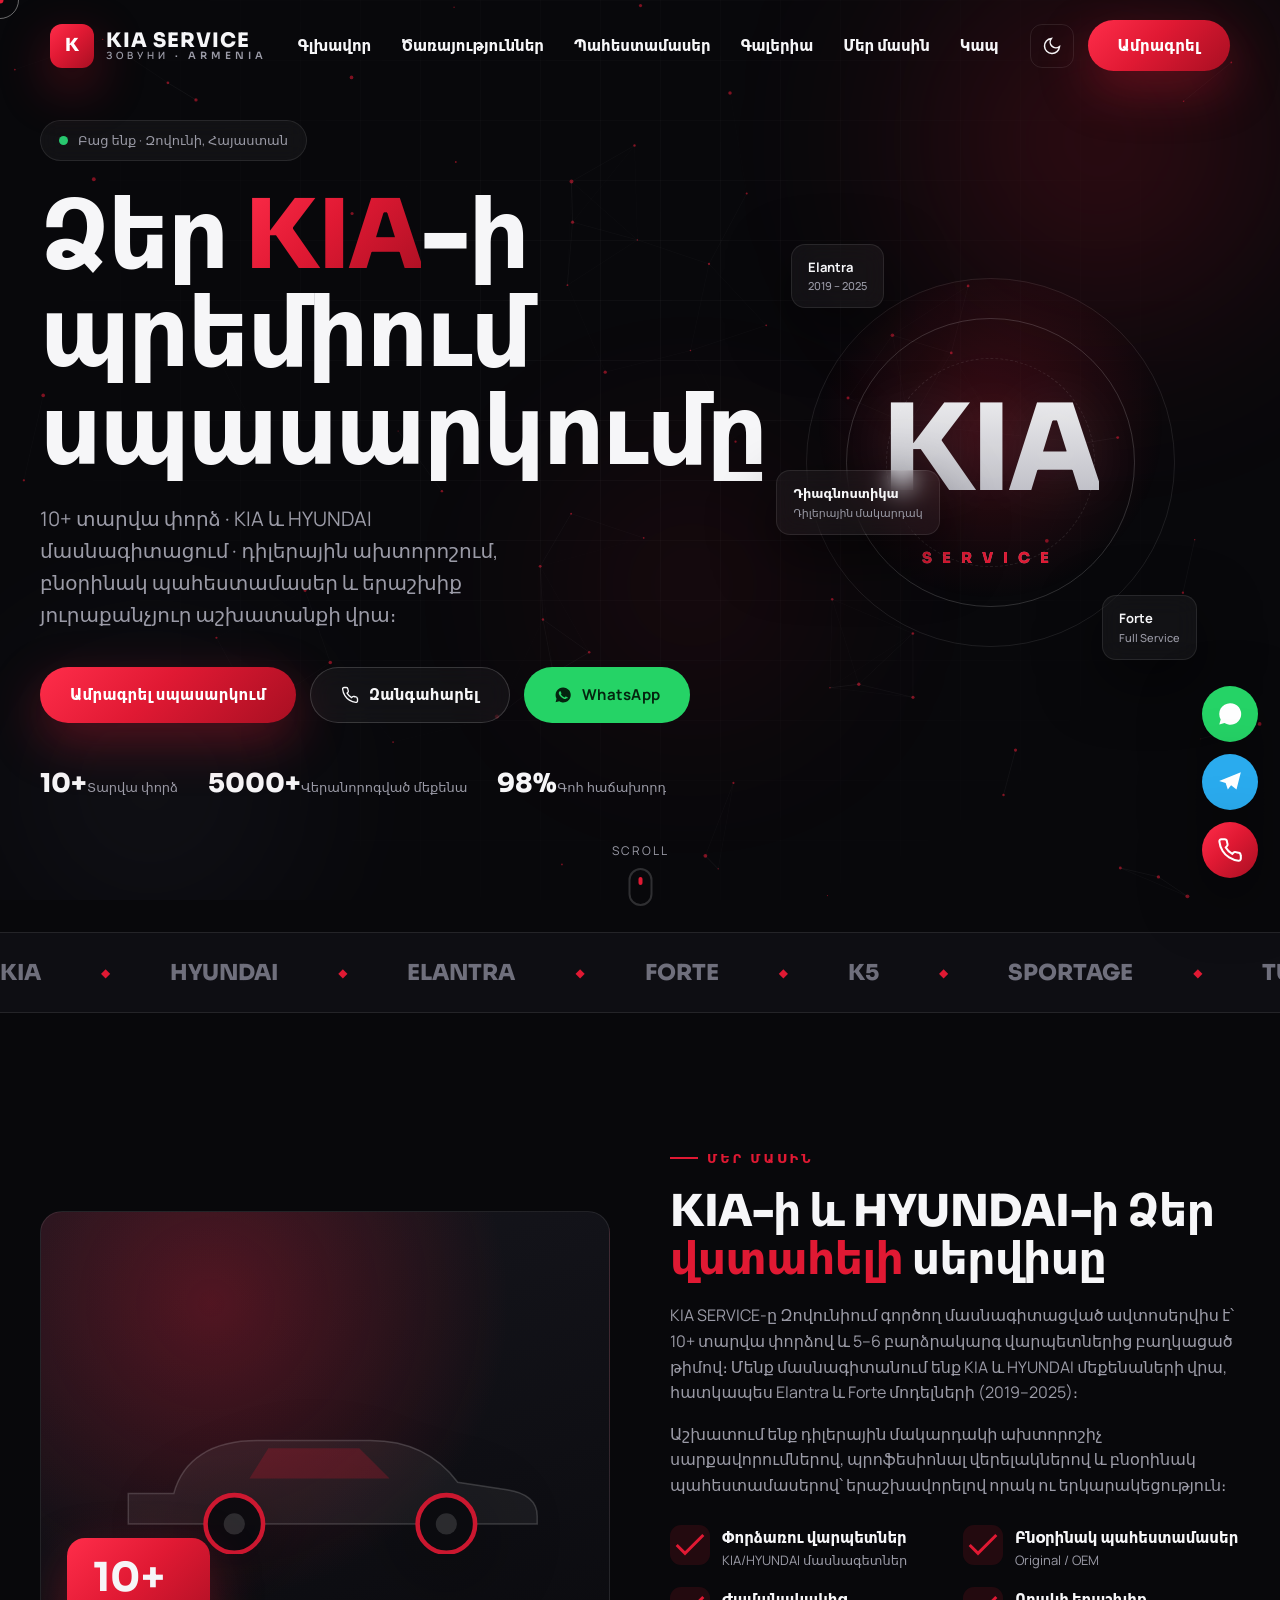
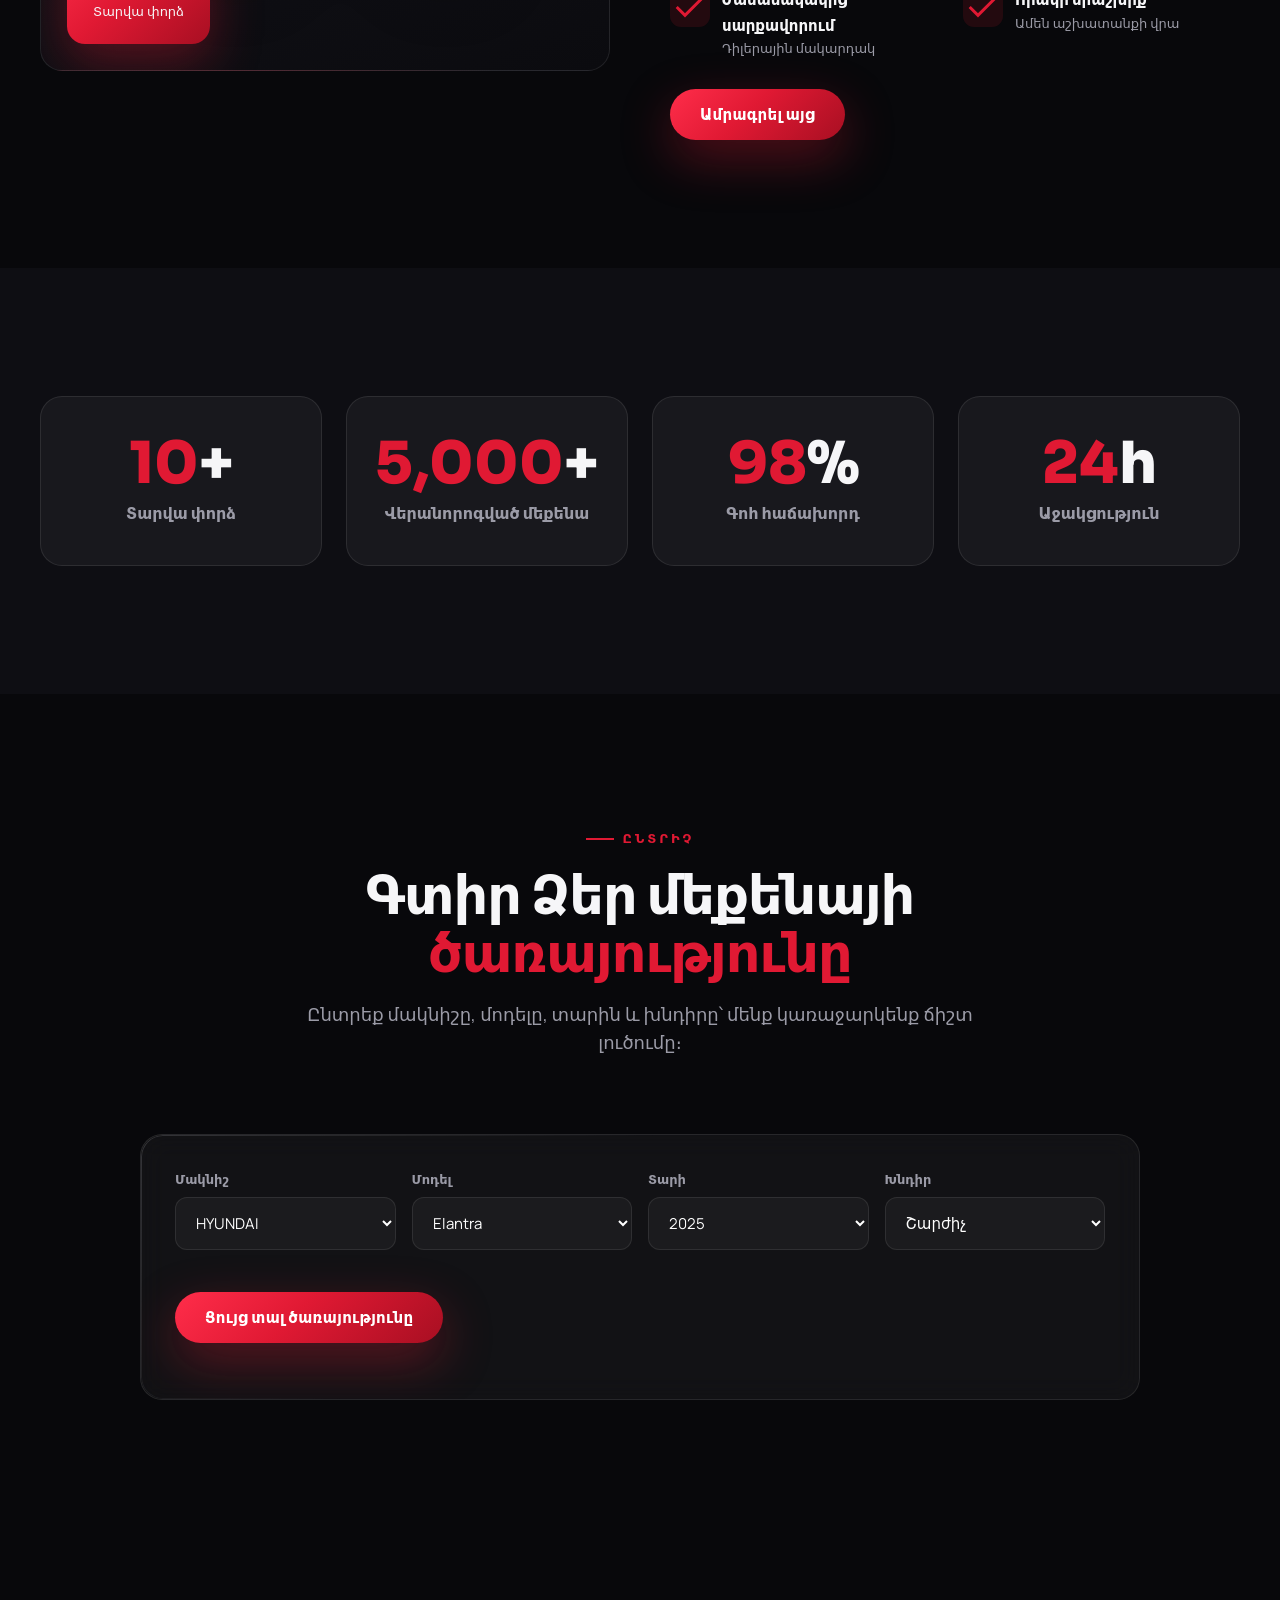
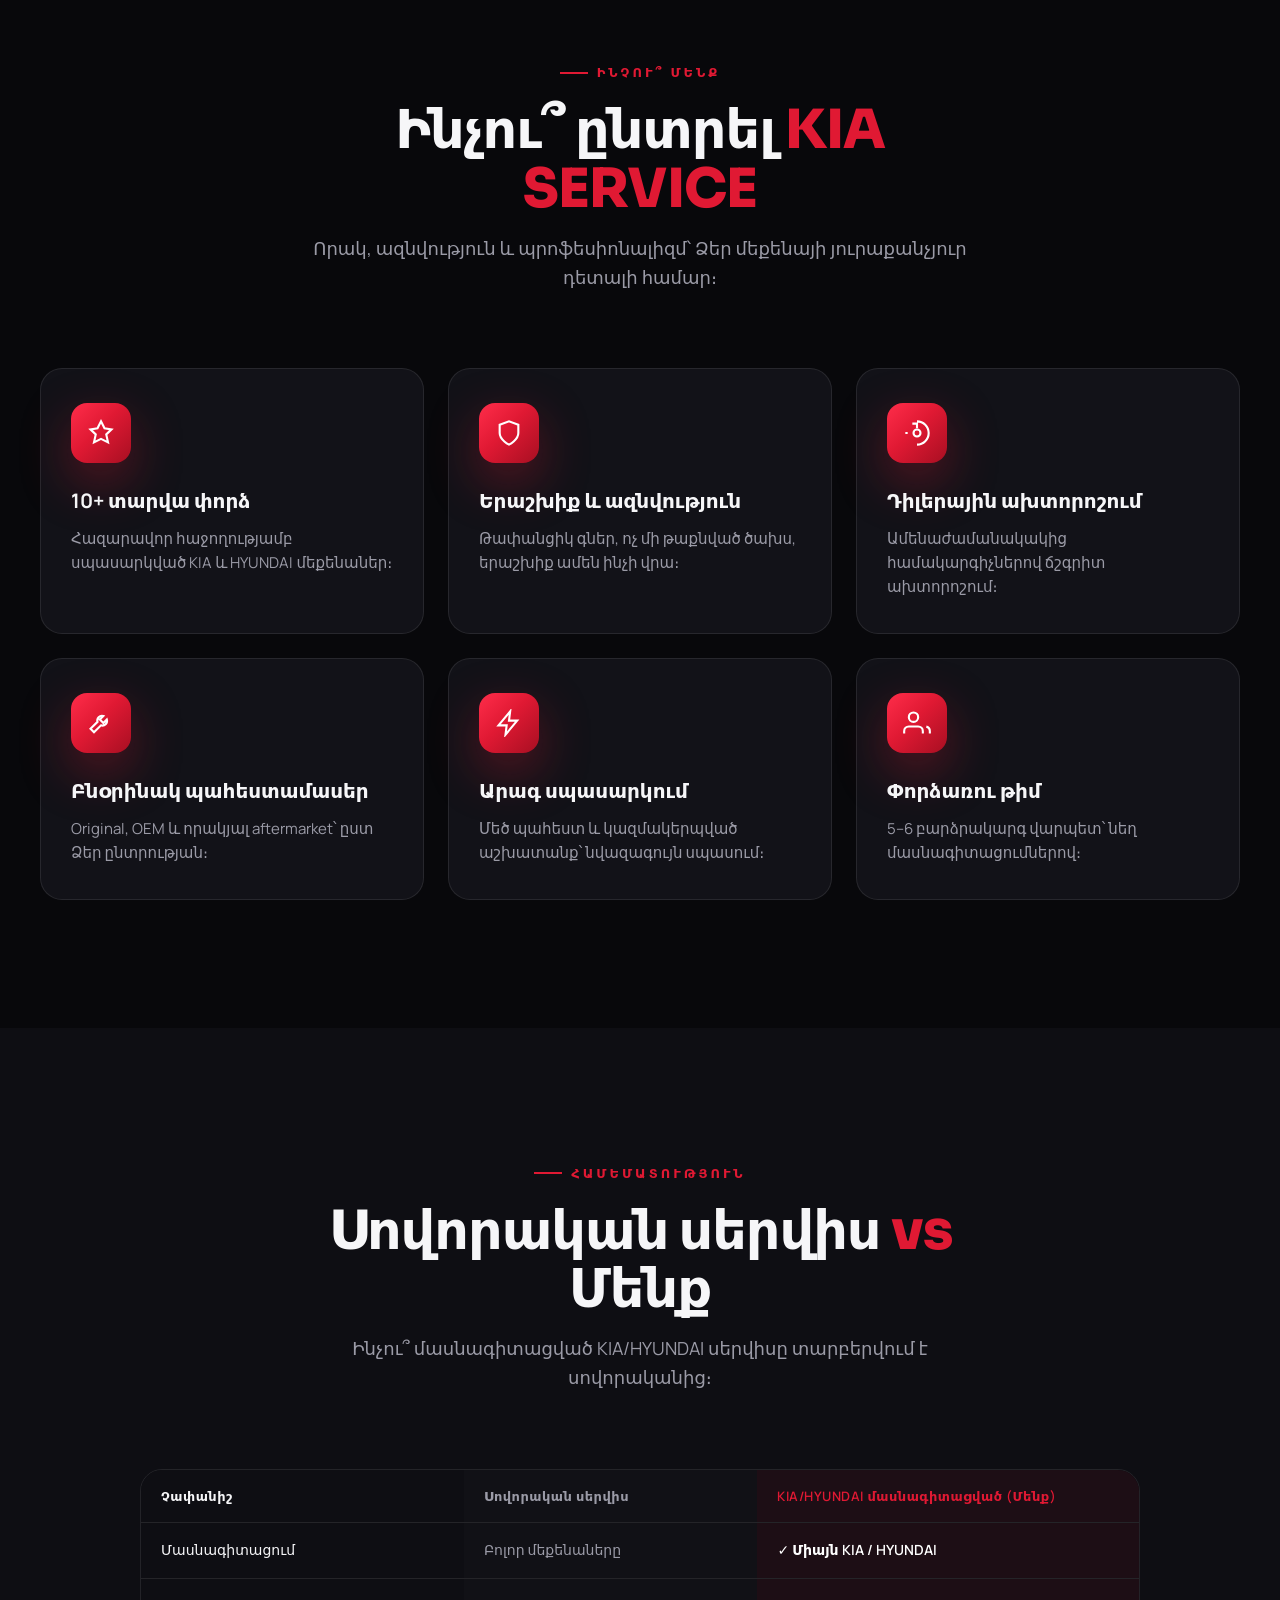
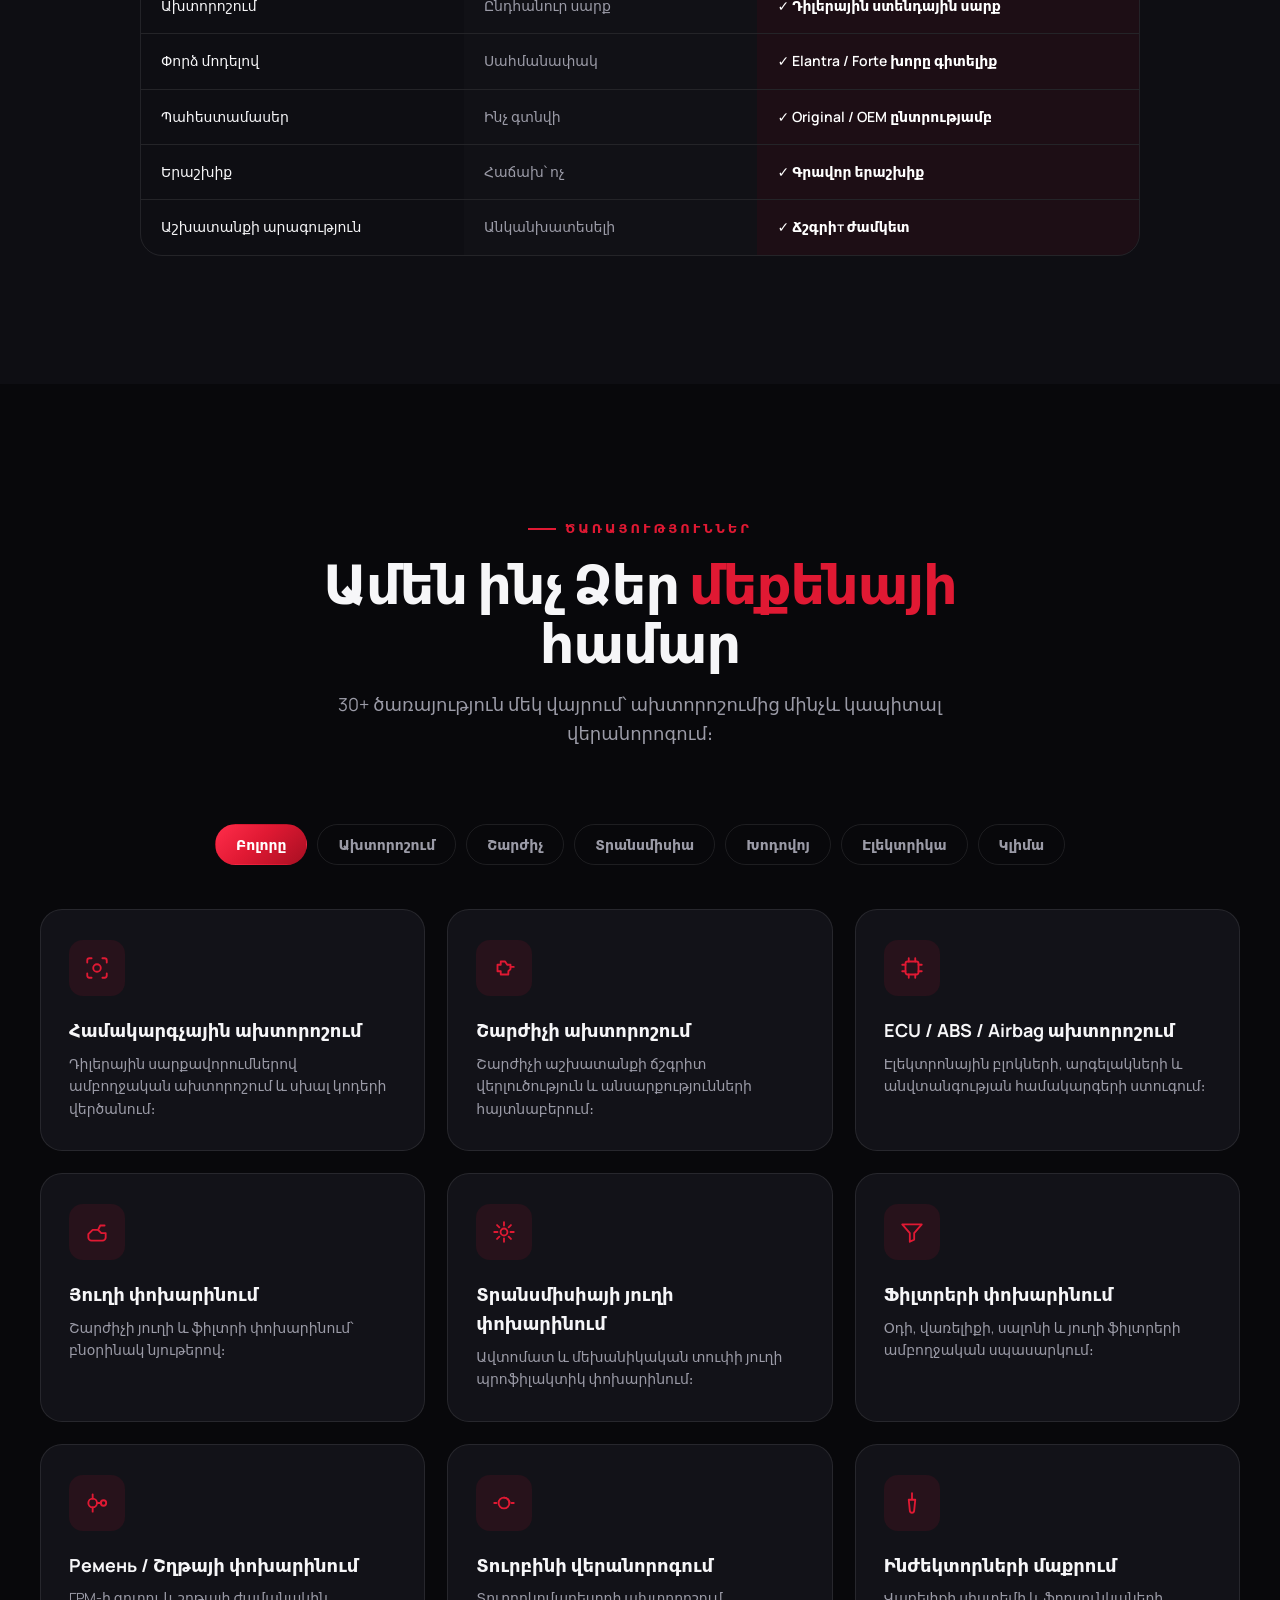
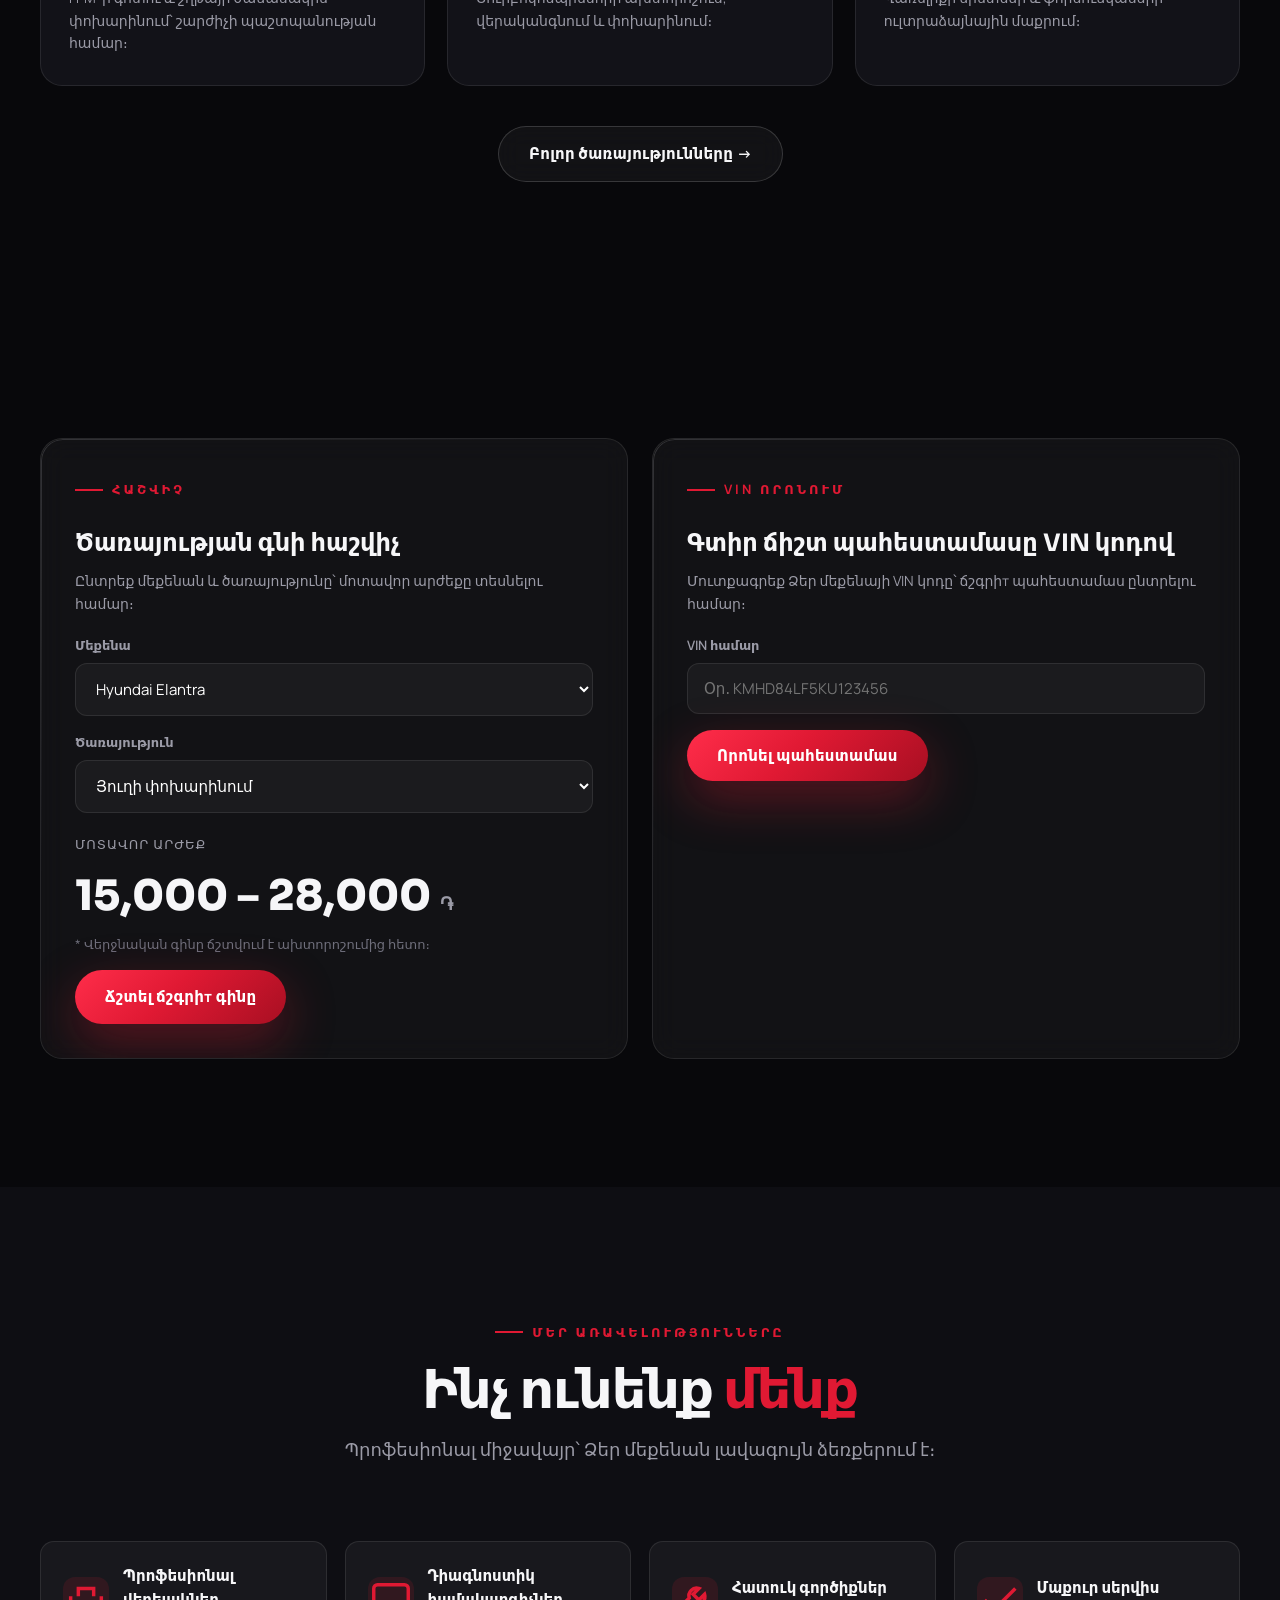
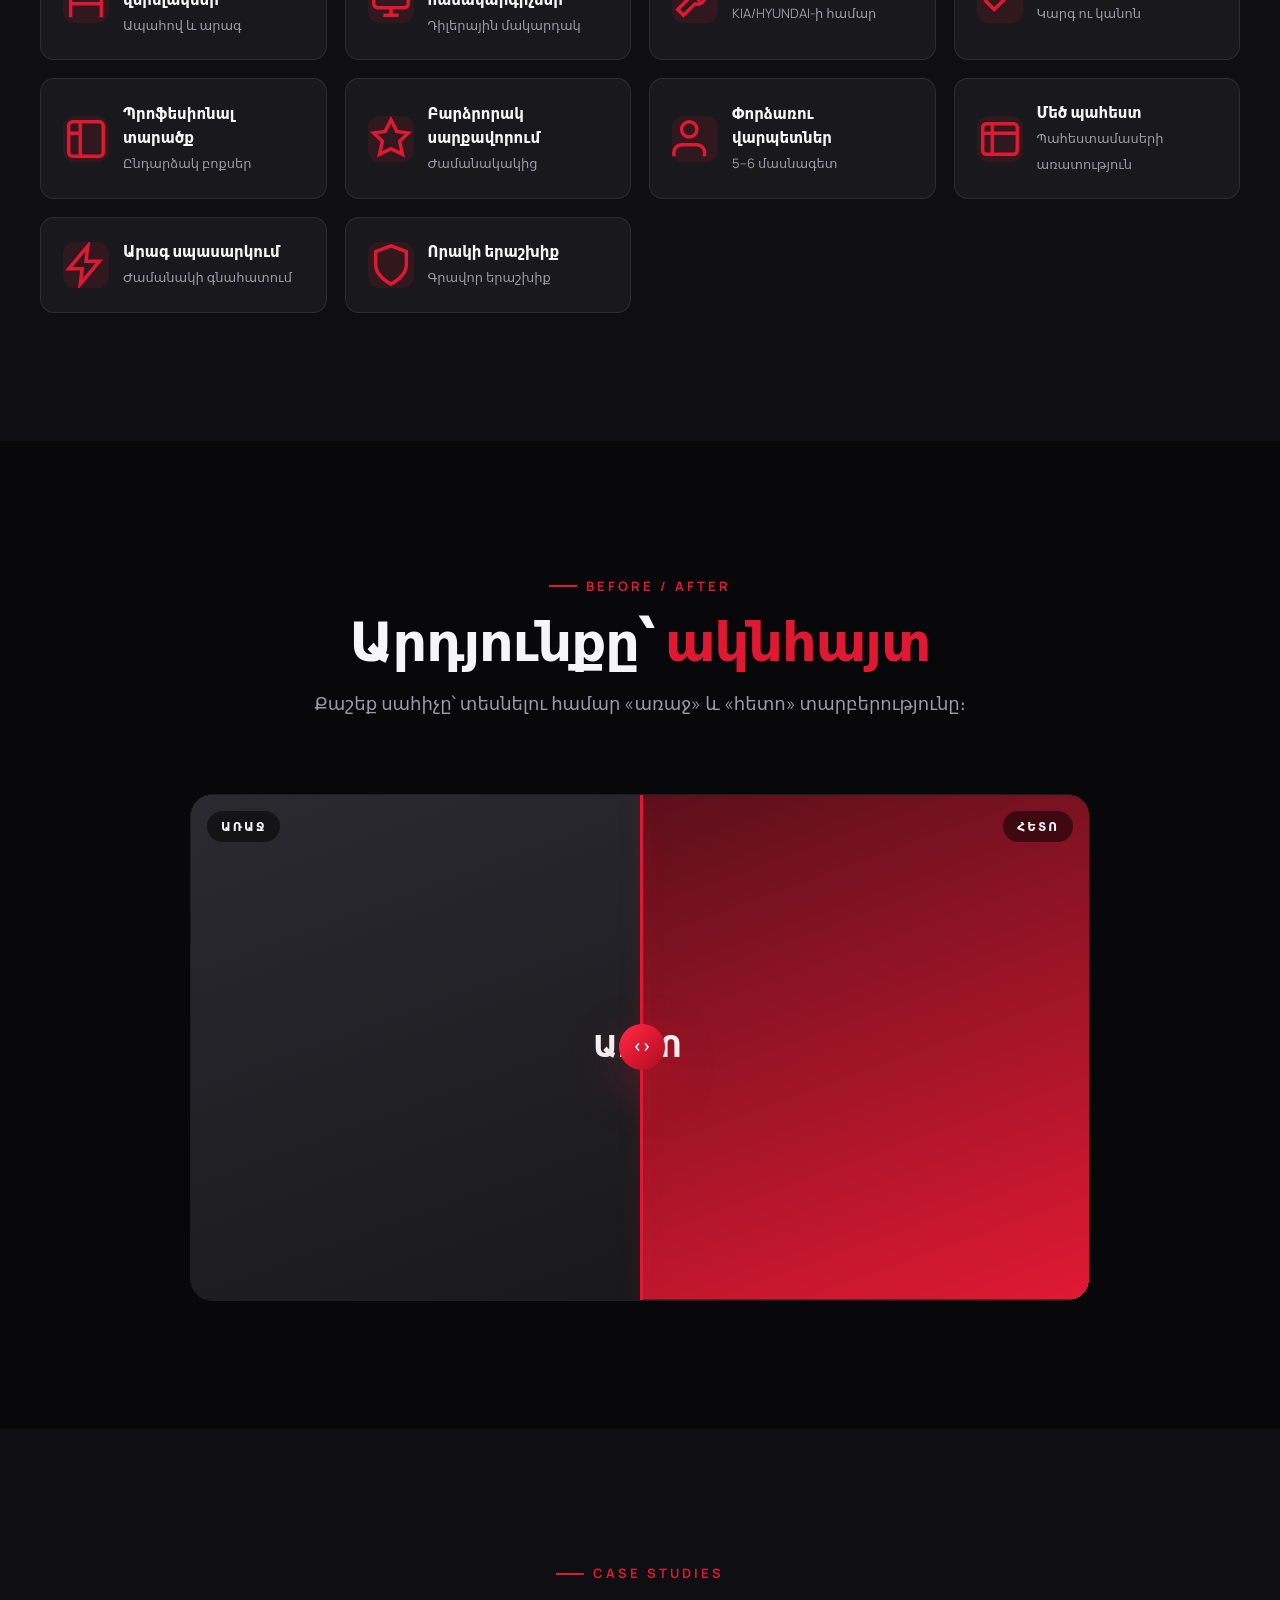
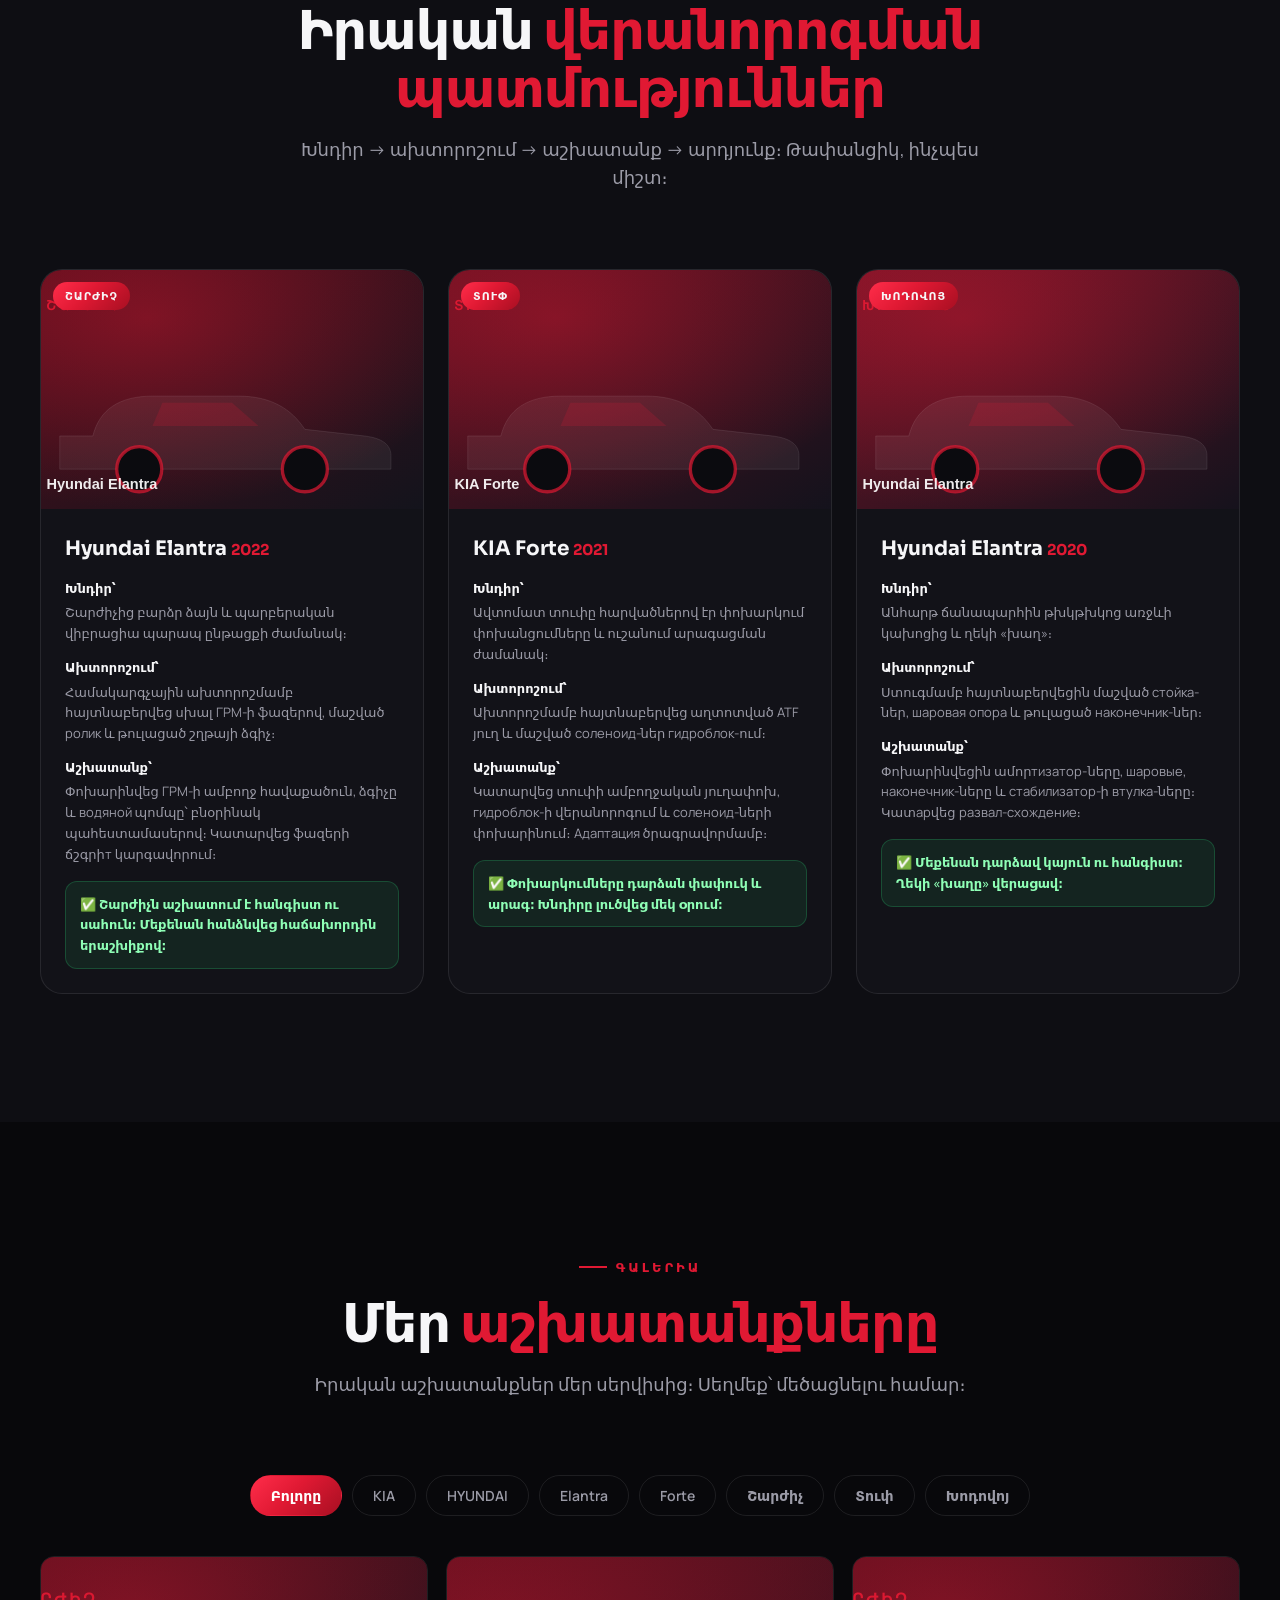
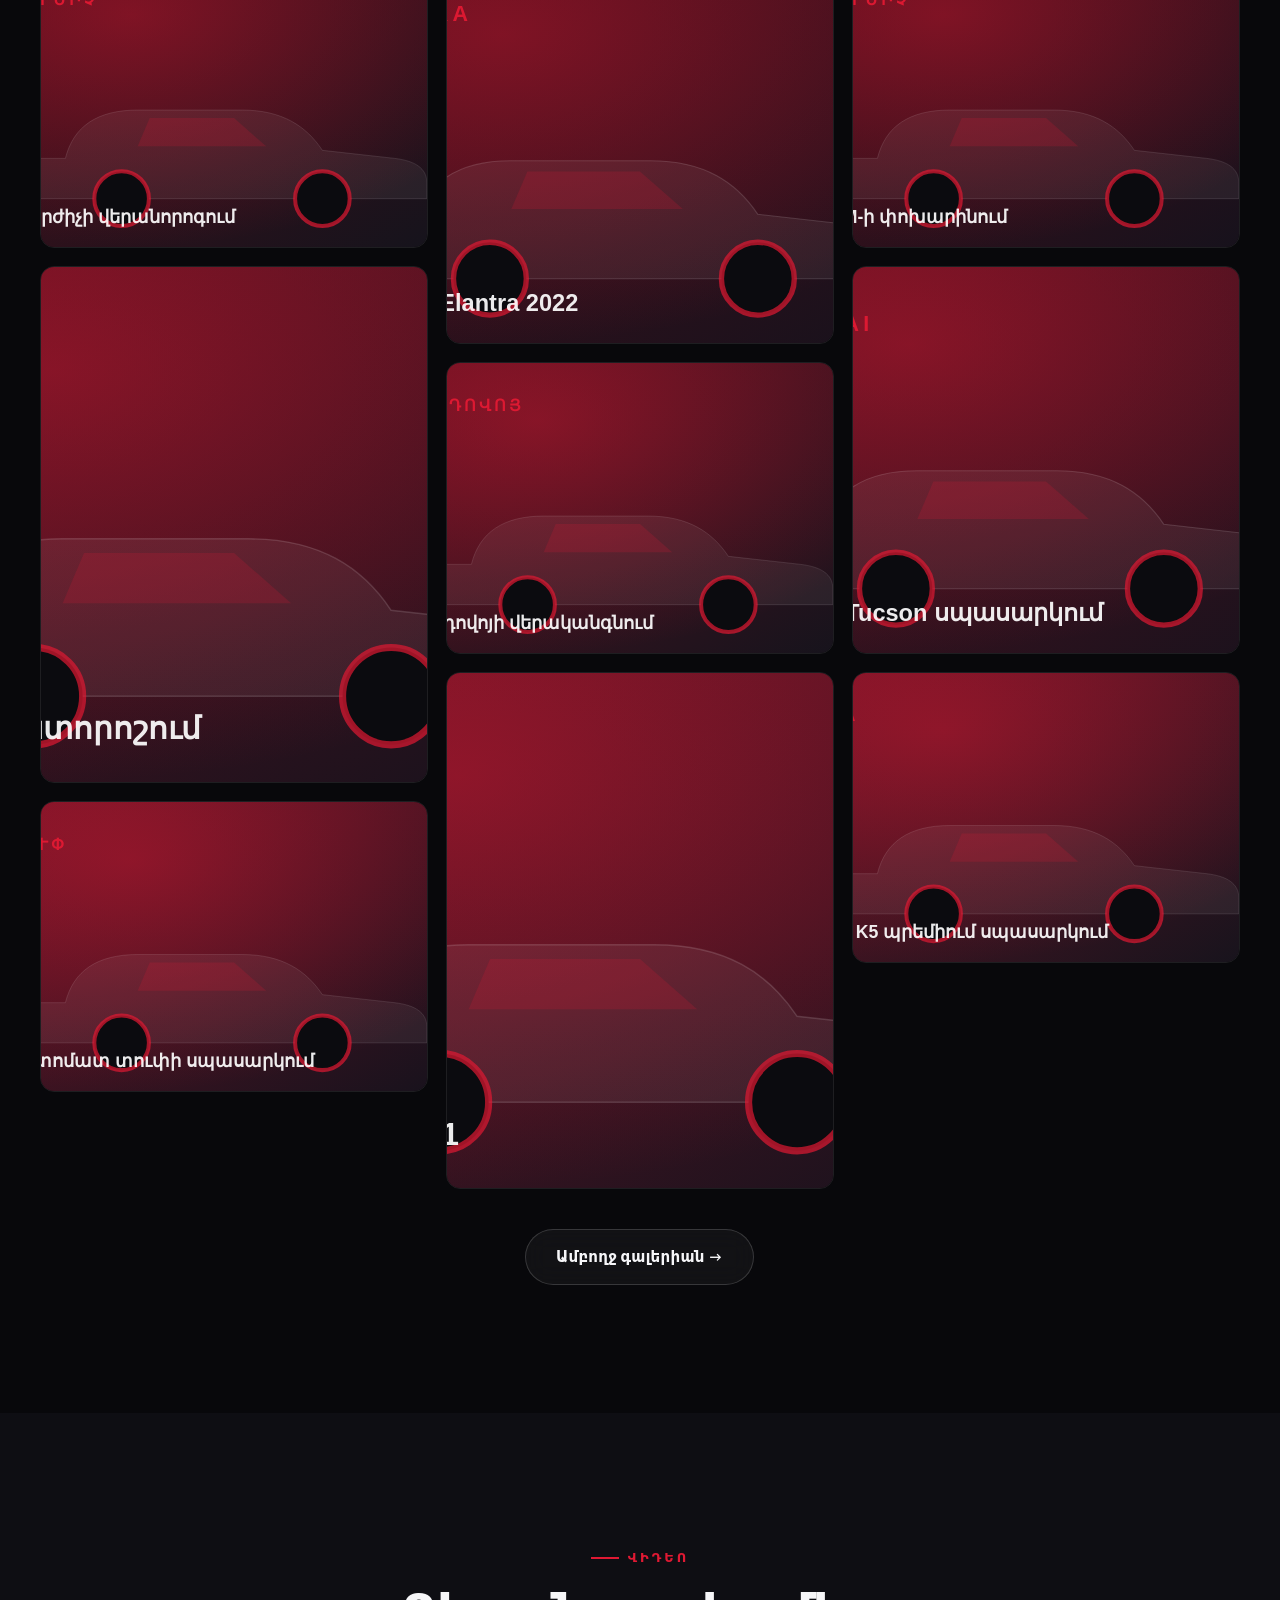
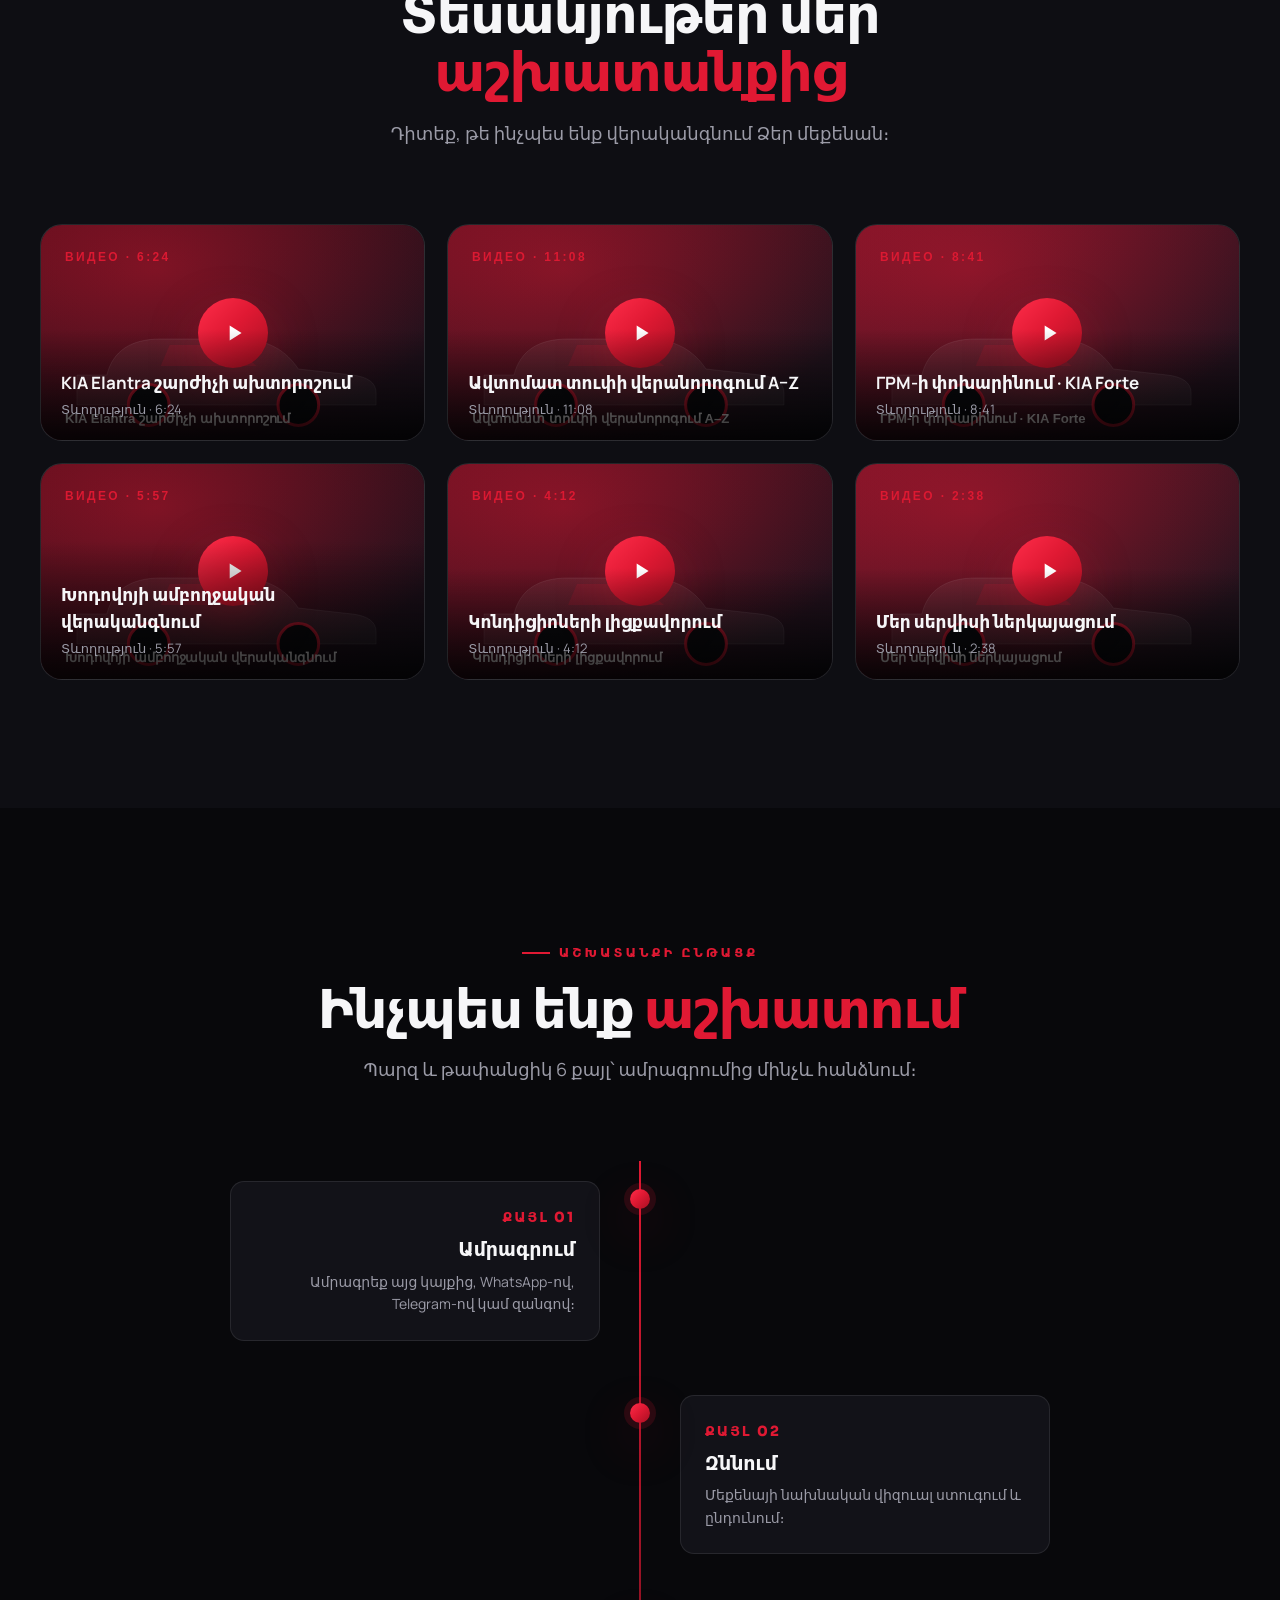
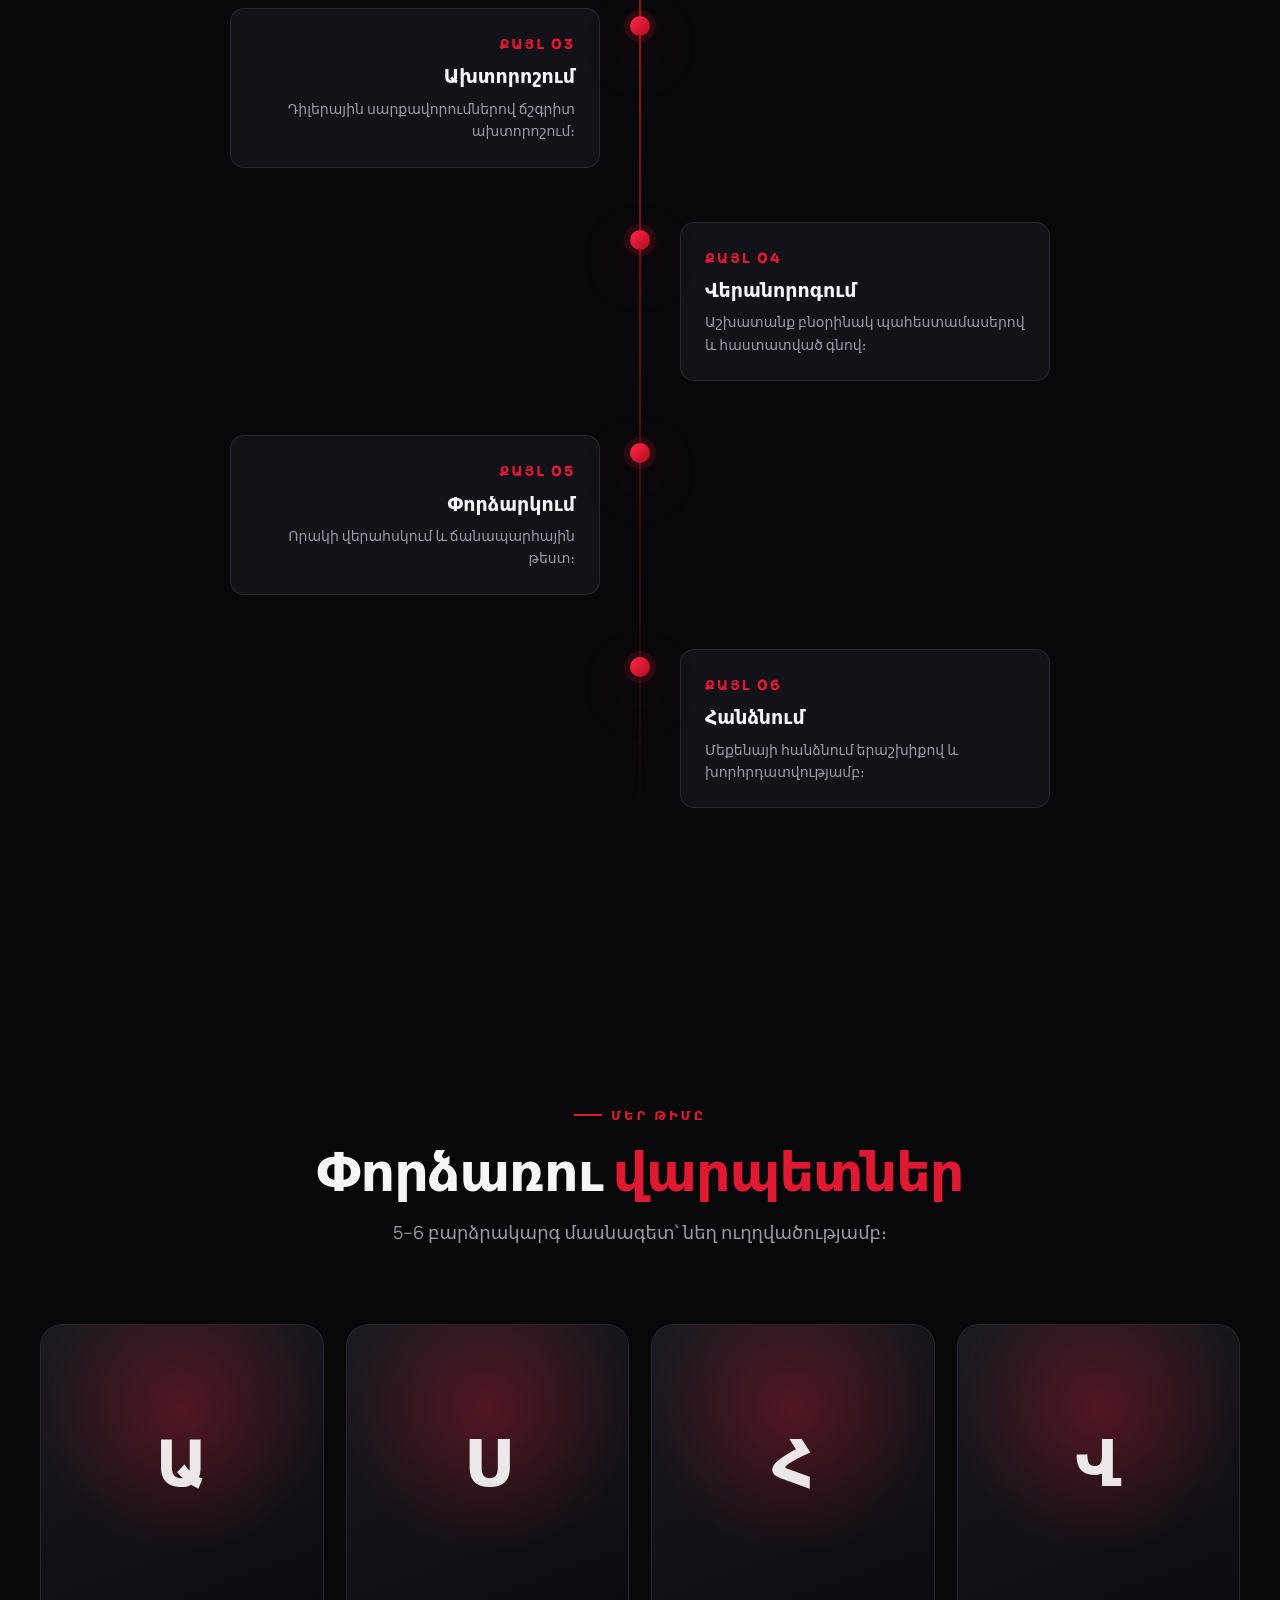
<file: index.html>
<!DOCTYPE html>
<html lang="hy">
<head>
<meta charset="UTF-8">
<meta name="viewport" content="width=device-width, initial-scale=1.0">
<title>KIA SERVICE — Պրոֆեսիոնալ KIA և HYUNDAI ավտոսպասարկում Զովունիում</title>
<meta name="description" content="KIA SERVICE — պրեմիում ավտոսպասարկում Զովունիում։ 10+ տարվա փորձ, KIA և HYUNDAI մասնագիտացում (Elantra, Forte 2019–2025), ախտորոշում, շարժիչ, տուփ, խոդովոյ, բնօրինակ պահեստամասեր և երաշխիք։">
<meta name="keywords" content="KIA service, Hyundai service, ավտոսերվիս, Elantra, Forte, Զովունի, ախտորոշում, շարժիչի վերանորոգում, պահեստամասեր">
<meta name="author" content="KIA SERVICE">
<meta name="theme-color" content="#e01933">
<link rel="canonical" href="https://kiaservice.am/">

<!-- Open Graph -->
<meta property="og:type" content="website">
<meta property="og:title" content="KIA SERVICE — Պրեմիում KIA և HYUNDAI ավտոսպասարկում">
<meta property="og:description" content="10+ տարվա փորձ · KIA & HYUNDAI · Elantra, Forte · Ախտորոշում, վերանորոգում, բնօրինակ պահեստամասեր։ Զովունի, Հայաստան։">
<meta property="og:locale" content="hy_AM">
<meta property="og:url" content="https://kiaservice.am/">
<meta property="og:site_name" content="KIA SERVICE">

<!-- Twitter -->
<meta name="twitter:card" content="summary_large_image">
<meta name="twitter:title" content="KIA SERVICE — Պրեմիում ավտոսպասարկում">
<meta name="twitter:description" content="KIA & HYUNDAI մասնագիտացված սերվիս Զովունիում · 10+ տարի · Երաշխիք։">

<link rel="preconnect" href="https://fonts.googleapis.com">
<link rel="preconnect" href="https://fonts.gstatic.com" crossorigin>
<link href="https://fonts.googleapis.com/css2?family=Manrope:wght@400;500;600;700;800&family=Sora:wght@600;700;800&display=swap" rel="stylesheet">
<link rel="stylesheet" href="assets/css/style.css">

<!-- Structured Data -->
<script type="application/ld+json">
{
  "@context":"https://schema.org",
  "@type":"AutoRepair",
  "name":"KIA SERVICE",
  "description":"Պրոֆեսիոնալ KIA և HYUNDAI ավտոսպասարկում Զովունիում։",
  "image":"https://kiaservice.am/assets/images/og.jpg",
  "telephone":"+37455579909",
  "areaServed":"Armenia",
  "address":{"@type":"PostalAddress","addressLocality":"Զովունի","addressCountry":"AM"},
  "openingHours":"Mo-Sa 09:00-20:00",
  "priceRange":"$$",
  "makesOffer":"KIA, HYUNDAI ավտոսպասարկում",
  "aggregateRating":{"@type":"AggregateRating","ratingValue":"4.9","reviewCount":"320"}
}
</script>
</head>

<body data-page="home">

<!-- Preloader -->
<div id="preloader"><div class="pl-logo"><span class="pl-k">K</span><span class="pl-ring"></span></div><span class="pl-text">KIA SERVICE</span></div>

<!-- Animated background -->
<div class="bg-fx">
  <div class="orb r"></div><div class="orb w"></div><div class="orb r2"></div>
  <div class="grid-lines"></div>
</div>
<canvas id="particles"></canvas>

<!-- ============ HEADER ============ -->
<header>
  <a href="index.html" class="brand">
    <span class="mark">K</span>
    <span class="txt">KIA SERVICE<small>ЗОВУНИ · ARMENIA</small></span>
  </a>
  <nav class="nav">
    <a href="#hero">Գլխավոր</a>
    <a href="#services">Ծառայություններ</a>
    <a href="parts.html">Պահեստամասեր</a>
    <a href="#gallery">Գալերիա</a>
    <a href="#about">Մեր մասին</a>
    <a href="#contact">Կապ</a>
  </nav>
  <div class="header-cta">
    <button id="themeToggle" class="theme-toggle" aria-label="Փոխել թեման">
      <svg class="ic-sun" viewBox="0 0 24 24" fill="none" stroke="currentColor" stroke-width="1.8"><circle cx="12" cy="12" r="4"/><path d="M12 2v3M12 19v3M2 12h3M19 12h3M5 5l2 2M17 17l2 2M19 5l-2 2M7 17l-2 2"/></svg>
      <svg class="ic-moon" viewBox="0 0 24 24" fill="none" stroke="currentColor" stroke-width="1.8"><path d="M21 12.8A9 9 0 1 1 11.2 3a7 7 0 0 0 9.8 9.8z"/></svg>
    </button>
    <button class="btn btn-primary" data-open="bookingModal">Ամրագրել</button>
    <button class="burger" aria-label="Մենյու"><span></span><span></span><span></span></button>
  </div>
</header>

<!-- ============ HERO ============ -->
<section class="hero" id="hero">
  <div class="container hero-grid">
    <div class="hero-copy">
      <div class="hero-badge reveal"><span class="pulse"></span> Բաց ենք · Զովունի, Հայաստան</div>
      <h1 class="reveal d1">
        <span class="line">Ձեր <span class="grad-text">KIA</span>-ի</span>
        <span class="line">պրեմիում</span>
        <span class="line">սպասարկումը</span>
      </h1>
      <p class="lead reveal d2">10+ տարվա փորձ · KIA և HYUNDAI մասնագիտացում · դիլերային ախտորոշում, բնօրինակ պահեստամասեր և երաշխիք յուրաքանչյուր աշխատանքի վրա։</p>
      <div class="hero-actions reveal d3">
        <button class="btn btn-primary" data-open="bookingModal">Ամրագրել սպասարկում</button>
        <a class="btn btn-glass" data-call href="#"><svg viewBox="0 0 24 24" fill="none" stroke="currentColor" stroke-width="1.8"><path d="M22 16.9v3a2 2 0 0 1-2.2 2 19.8 19.8 0 0 1-8.6-3 19.5 19.5 0 0 1-6-6 19.8 19.8 0 0 1-3-8.6A2 2 0 0 1 4.1 2h3a2 2 0 0 1 2 1.7c.1.9.3 1.8.6 2.6a2 2 0 0 1-.5 2.1L8.1 9.6a16 16 0 0 0 6 6l1.2-1.2a2 2 0 0 1 2.1-.4c.8.3 1.7.5 2.6.6a2 2 0 0 1 1.7 2z"/></svg> Զանգահարել</a>
        <a class="btn btn-wa" data-wa target="_blank"><svg viewBox="0 0 24 24" fill="currentColor"><path d="M12 2a10 10 0 0 0-8.6 15l-1.3 4.7 4.8-1.3A10 10 0 1 0 12 2zm5.3 14.1c-.2.6-1.3 1.2-1.8 1.2-.5.1-1 .1-1.7-.1-.4-.1-.9-.3-1.6-.6-2.8-1.2-4.6-4-4.7-4.2-.1-.2-1.1-1.5-1.1-2.8s.7-2 .9-2.2c.2-.2.5-.3.7-.3h.5c.2 0 .4 0 .6.5l.8 1.9c.1.2.1.3 0 .5l-.4.6c-.2.2-.3.4-.1.7.2.3.9 1.4 1.9 2.3 1.3 1.1 2.3 1.4 2.6 1.6.3.1.5.1.6-.1l.7-.9c.2-.3.4-.2.7-.1l1.9.9c.3.2.5.2.5.4.1.1.1.6-.1 1.1z"/></svg> WhatsApp</a>
      </div>
      <div class="hero-mini reveal d4">
        <div class="m"><b>10+</b><span>Տարվա փորձ</span></div>
        <div class="m"><b>5000+</b><span>Վերանորոգված մեքենա</span></div>
        <div class="m"><b>98%</b><span>Գոհ հաճախորդ</span></div>
      </div>
    </div>
    <div class="hero-visual reveal-r">
      <div class="hero-logo">
        <span class="ring"></span><span class="ring r2"></span><span class="ring r3"></span>
        <span class="kia">KIA<small>SERVICE</small></span>
      </div>
      <div class="floating-chip c1"><b>Elantra</b><small>2019 – 2025</small></div>
      <div class="floating-chip c2"><b>Forte</b><small>Full Service</small></div>
      <div class="floating-chip c3"><b>Դիագնոստիկա</b><small>Դիլերային մակարդակ</small></div>
    </div>
  </div>
  <a href="#about" class="scroll-ind">SCROLL<span class="mouse"></span></a>
</section>

<!-- ============ MARQUEE ============ -->
<div class="marquee">
  <div class="marquee-track">
    <span>KIA</span><span>HYUNDAI</span><span>ELANTRA</span><span>FORTE</span><span>K5</span><span>SPORTAGE</span><span>TUCSON</span><span>SORENTO</span>
    <span>KIA</span><span>HYUNDAI</span><span>ELANTRA</span><span>FORTE</span><span>K5</span><span>SPORTAGE</span><span>TUCSON</span><span>SORENTO</span>
  </div>
</div>

<!-- ============ ABOUT ============ -->
<section id="about">
  <div class="container about-grid">
    <div class="about-visual reveal-l">
      <svg class="car-silhouette" viewBox="0 0 600 300" fill="none">
        <path d="M40 220 L100 220 C112 175 150 150 210 150 L360 150 C415 150 450 172 475 205 L540 215 C566 219 580 230 580 250 L580 260 L40 260 Z" fill="rgba(255,255,255,0.06)" stroke="rgba(255,255,255,0.18)" stroke-width="2"/>
        <path d="M225 160 L345 160 L385 200 L200 200 Z" fill="rgba(224,25,51,0.25)"/>
        <circle cx="180" cy="260" r="38" fill="#0b0b0f" stroke="#e01933" stroke-width="6"/>
        <circle cx="180" cy="260" r="14" fill="rgba(255,255,255,0.15)"/>
        <circle cx="460" cy="260" r="38" fill="#0b0b0f" stroke="#e01933" stroke-width="6"/>
        <circle cx="460" cy="260" r="14" fill="rgba(255,255,255,0.15)"/>
      </svg>
      <div class="exp-badge"><b>10+</b><span>Տարվա փորձ</span></div>
    </div>
    <div class="about-text reveal-r">
      <div class="eyebrow">Մեր մասին</div>
      <h2>KIA-ի և HYUNDAI-ի Ձեր <span class="accent">վստահելի</span> սերվիսը</h2>
      <p>KIA SERVICE-ը Զովունիում գործող մասնագիտացված ավտոսերվիս է՝ 10+ տարվա փորձով և 5–6 բարձրակարգ վարպետներից բաղկացած թիմով։ Մենք մասնագիտանում ենք KIA և HYUNDAI մեքենաների վրա, հատկապես Elantra և Forte մոդելների (2019–2025)։</p>
      <p>Աշխատում ենք դիլերային մակարդակի ախտորոշիչ սարքավորումներով, պրոֆեսիոնալ վերելակներով և բնօրինակ պահեստամասերով՝ երաշխավորելով որակ ու երկարակեցություն։</p>
      <div class="about-feats">
        <div class="f"><div class="ic"><svg viewBox="0 0 24 24" fill="none" stroke="currentColor" stroke-width="1.8"><path d="M20 6L9 17l-5-5"/></svg></div><div><b>Փորձառու վարպետներ</b><span>KIA/HYUNDAI մասնագետներ</span></div></div>
        <div class="f"><div class="ic"><svg viewBox="0 0 24 24" fill="none" stroke="currentColor" stroke-width="1.8"><path d="M20 6L9 17l-5-5"/></svg></div><div><b>Բնօրինակ պահեստամասեր</b><span>Original / OEM</span></div></div>
        <div class="f"><div class="ic"><svg viewBox="0 0 24 24" fill="none" stroke="currentColor" stroke-width="1.8"><path d="M20 6L9 17l-5-5"/></svg></div><div><b>Ժամանակակից սարքավորում</b><span>Դիլերային մակարդակ</span></div></div>
        <div class="f"><div class="ic"><svg viewBox="0 0 24 24" fill="none" stroke="currentColor" stroke-width="1.8"><path d="M20 6L9 17l-5-5"/></svg></div><div><b>Որակի երաշխիք</b><span>Ամեն աշխատանքի վրա</span></div></div>
      </div>
      <button class="btn btn-primary" data-open="bookingModal">Ամրագրել այց</button>
    </div>
  </div>
</section>

<!-- ============ STATS ============ -->
<section class="stats">
  <div class="container stats-grid">
    <div class="stat reveal"><div class="num"><span data-count="10">0</span>+</div><p>Տարվա փորձ</p></div>
    <div class="stat reveal d1"><div class="num"><span data-count="5000">0</span>+</div><p>Վերանորոգված մեքենա</p></div>
    <div class="stat reveal d2"><div class="num"><span data-count="98">0</span>%</div><p>Գոհ հաճախորդ</p></div>
    <div class="stat reveal d3"><div class="num"><span data-count="24">0</span>h</div><p>Աջակցություն</p></div>
  </div>
</section>

<!-- ============ SMART VEHICLE SELECTOR ============ -->
<section id="selector">
  <div class="container">
    <div class="section-head reveal">
      <div class="eyebrow">Ընտրիչ</div>
      <h2>Գտիր Ձեր մեքենայի <span class="accent">ծառայությունը</span></h2>
      <p>Ընտրեք մակնիշը, մոդելը, տարին և խնդիրը՝ մենք կառաջարկենք ճիշտ լուծումը։</p>
    </div>
    <div id="vehicle-selector" class="selector-box glass reveal-s">
      <div class="selector-grid">
        <div class="field"><label>Մակնիշ</label><select name="mark"><option>HYUNDAI</option><option>KIA</option></select></div>
        <div class="field"><label>Մոդել</label><select name="model"></select></div>
        <div class="field"><label>Տարի</label><select name="year"><option>2025</option><option>2024</option><option>2023</option><option>2022</option><option>2021</option><option>2020</option><option>2019</option></select></div>
        <div class="field"><label>Խնդիր</label><select name="problem">
          <option value="engine">Շարժիչ</option>
          <option value="trans">Կորոբկա</option>
          <option value="oil">Յուղ</option>
          <option value="filter">Ֆիլтր</option>
          <option value="suspension">Կախոցք</option>
          <option value="check">Check Engine</option>
          <option value="other">Այլ</option>
        </select></div>
      </div>
      <button id="vs-go" class="btn btn-primary" style="margin-top:6px">Ցույց տալ ծառայությունը</button>
      <div id="vs-result" class="vs-result"></div>
    </div>
  </div>
</section>

<!-- ============ WHY CHOOSE ============ -->
<section id="why">
  <div class="container">
    <div class="section-head reveal">
      <div class="eyebrow">Ինչու՞ մենք</div>
      <h2>Ինչու՞ ընտրել <span class="accent">KIA SERVICE</span></h2>
      <p>Որակ, ազնվություն և պրոֆեսիոնալիզմ՝ Ձեր մեքենայի յուրաքանչյուր դետալի համար։</p>
    </div>
    <div class="why-grid">
      <div class="why-card reveal">
        <div class="ic"><svg viewBox="0 0 24 24" fill="none" stroke-width="1.8"><path d="M12 2l3 6 6 .9-4.5 4.3L18 20l-6-3-6 3 1.5-6.8L3 8.9 9 8z"/></svg></div>
        <h3>10+ տարվա փորձ</h3><p>Հազարավոր հաջողությամբ սպասարկված KIA և HYUNDAI մեքենաներ։</p>
      </div>
      <div class="why-card reveal d1">
        <div class="ic"><svg viewBox="0 0 24 24" fill="none" stroke-width="1.8"><path d="M12 22s8-4 8-10V5l-8-3-8 3v7c0 6 8 10 8 10z"/></svg></div>
        <h3>Երաշխիք և ազնվություն</h3><p>Թափանցիկ գներ, ոչ մի թաքնված ծախս, երաշխիք ամեն ինչի վրա։</p>
      </div>
      <div class="why-card reveal d2">
        <div class="ic"><svg viewBox="0 0 24 24" fill="none" stroke-width="1.8"><path d="M12 8V4H8M4 12H2M12 22a10 10 0 1 0 0-20"/><circle cx="12" cy="12" r="3"/></svg></div>
        <h3>Դիլերային ախտորոշում</h3><p>Ամենաժամանակակից համակարգիչներով ճշգրիտ ախտորոշում։</p>
      </div>
      <div class="why-card reveal">
        <div class="ic"><svg viewBox="0 0 24 24" fill="none" stroke-width="1.8"><path d="M14 6a4 4 0 0 0-5 5l-6 6 3 3 6-6a4 4 0 0 0 5-5l-3 3-3-3z"/></svg></div>
        <h3>Բնօրինակ պահեստամասեր</h3><p>Original, OEM և որակյալ aftermarket՝ ըստ Ձեր ընտրության։</p>
      </div>
      <div class="why-card reveal d1">
        <div class="ic"><svg viewBox="0 0 24 24" fill="none" stroke-width="1.8"><path d="M13 2L3 14h7l-1 8 10-12h-7z"/></svg></div>
        <h3>Արագ սպասարկում</h3><p>Մեծ պահեստ և կազմակերպված աշխատանք՝ նվազագույն սպասում։</p>
      </div>
      <div class="why-card reveal d2">
        <div class="ic"><svg viewBox="0 0 24 24" fill="none" stroke-width="1.8"><path d="M17 21v-2a4 4 0 0 0-4-4H5a4 4 0 0 0-4 4v2"/><circle cx="9" cy="7" r="4"/><path d="M23 21v-2a4 4 0 0 0-3-3.9"/></svg></div>
        <h3>Փորձառու թիմ</h3><p>5–6 բարձրակարգ վարպետ՝ նեղ մասնագիտացումներով։</p>
      </div>
    </div>
  </div>
</section>

<!-- ============ WHY US COMPARISON ============ -->
<section id="compare" class="stats">
  <div class="container">
    <div class="section-head reveal">
      <div class="eyebrow">Համեմատություն</div>
      <h2>Սովորական սերվիս <span class="accent">vs</span> Մենք</h2>
      <p>Ինչու՞ մասնագիտացված KIA/HYUNDAI սերվիսը տարբերվում է սովորականից։</p>
    </div>
    <div class="compare reveal-s">
      <div class="cmp-row cmp-head">
        <div class="cmp-c">Չափանիշ</div>
        <div class="cmp-c ord">Սովորական սերվիս</div>
        <div class="cmp-c us">KIA/HYUNDAI մասնագիտացված (Մենք)</div>
      </div>
      <div class="cmp-row"><div class="cmp-c">Մասնագիտացում</div><div class="cmp-c ord">Բոլոր մեքենաները</div><div class="cmp-c us">✓ Միայն KIA / HYUNDAI</div></div>
      <div class="cmp-row"><div class="cmp-c">Ախտորոշում</div><div class="cmp-c ord">Ընդհանուր սարք</div><div class="cmp-c us">✓ Դիլերային ստենդային սարք</div></div>
      <div class="cmp-row"><div class="cmp-c">Փորձ մոդելով</div><div class="cmp-c ord">Սահմանափակ</div><div class="cmp-c us">✓ Elantra / Forte խորը գիտելիք</div></div>
      <div class="cmp-row"><div class="cmp-c">Պահեստամասեր</div><div class="cmp-c ord">Ինչ գտնվի</div><div class="cmp-c us">✓ Original / OEM ընտրությամբ</div></div>
      <div class="cmp-row"><div class="cmp-c">Երաշխիք</div><div class="cmp-c ord">Հաճախ՝ ոչ</div><div class="cmp-c us">✓ Գրավոր երաշխիք</div></div>
      <div class="cmp-row"><div class="cmp-c">Աշխատանքի արագություն</div><div class="cmp-c ord">Անկանխատեսելի</div><div class="cmp-c us">✓ Ճշգրիт ժամկետ</div></div>
    </div>
  </div>
</section>

<!-- ============ SERVICES ============ -->
<section id="services">
  <div class="container">
    <div class="section-head reveal">
      <div class="eyebrow">Ծառայություններ</div>
      <h2>Ամեն ինչ Ձեր <span class="accent">մեքենայի</span> համար</h2>
      <p>30+ ծառայություն մեկ վայրում՝ ախտորոշումից մինչև կապիտալ վերանորոգում։</p>
    </div>
    <div class="svc-toolbar" id="svc-toolbar">
      <button class="chip active" data-cat="all">Բոլորը</button>
      <button class="chip" data-cat="diag">Ախտորոշում</button>
      <button class="chip" data-cat="engine">Շարժիչ</button>
      <button class="chip" data-cat="trans">Տրանսմիսիա</button>
      <button class="chip" data-cat="chassis">Խոդովոյ</button>
      <button class="chip" data-cat="elec">Էլեկտրիկա</button>
      <button class="chip" data-cat="comfort">Կլիմա</button>
    </div>
    <div class="svc-grid" id="svc-grid"></div>
    <div class="text-center mt-40"><a href="services.html" class="btn btn-glass">Բոլոր ծառայությունները →</a></div>
  </div>
</section>

<!-- ============ PRICE CALCULATOR + VIN SEARCH ============ -->
<section id="tools">
  <div class="container tools-grid">
    <div id="calculator" class="tool-card glass reveal-l">
      <div class="eyebrow">Հաշվիչ</div>
      <h3>Ծառայության գնի հաշվիչ</h3>
      <p class="tool-sub">Ընտրեք մեքենան և ծառայությունը՝ մոտավոր արժեքը տեսնելու համար։</p>
      <div class="field"><label>Մեքենա</label><select name="calcCar"></select></div>
      <div class="field"><label>Ծառայություն</label><select name="calcSvc"></select></div>
      <div id="calc-out" class="calc-out"></div>
    </div>
    <div id="vin-search" class="tool-card glass reveal-r">
      <div class="eyebrow">VIN որոնում</div>
      <h3>Գտիր ճիշտ պահեստամասը VIN կոդով</h3>
      <p class="tool-sub">Մուտքագրեք Ձեր մեքենայի VIN կոդը՝ ճշգրիт պահեստամաս ընտրելու համար։</p>
      <div class="field"><label>VIN համար</label><input name="vin" maxlength="17" placeholder="Օր․ KMHD84LF5KU123456"></div>
      <button id="vin-go" class="btn btn-primary">Որոնել պահեստամաս</button>
      <div id="vin-out" class="vin-out"></div>
    </div>
  </div>
</section>

<!-- ============ ADVANTAGES / EQUIPMENT ============ -->
<section class="stats" id="equipment">
  <div class="container">
    <div class="section-head reveal">
      <div class="eyebrow">Մեր առավելությունները</div>
      <h2>Ինչ ունենք <span class="accent">մենք</span></h2>
      <p>Պրոֆեսիոնալ միջավայր՝ Ձեր մեքենան լավագույն ձեռքերում է։</p>
    </div>
    <div class="adv-grid">
      <div class="adv reveal"><div class="ic"><svg viewBox="0 0 24 24" fill="none" stroke="currentColor" stroke-width="1.8"><path d="M4 21V10M20 21V10M4 14h16M8 10V6h8v4"/></svg></div><div><b>Պրոֆեսիոնալ վերելակներ</b><span>Ապահով և արագ</span></div></div>
      <div class="adv reveal d1"><div class="ic"><svg viewBox="0 0 24 24" fill="none" stroke="currentColor" stroke-width="1.8"><rect x="3" y="4" width="18" height="12" rx="2"/><path d="M8 20h8M12 16v4"/></svg></div><div><b>Դիագնոստիկ համակարգիչներ</b><span>Դիլերային մակարդակ</span></div></div>
      <div class="adv reveal d2"><div class="ic"><svg viewBox="0 0 24 24" fill="none" stroke="currentColor" stroke-width="1.8"><path d="M14 6a4 4 0 0 0-5 5l-6 6 3 3 6-6a4 4 0 0 0 5-5l-3 3-3-3z"/></svg></div><div><b>Հատուկ գործիքներ</b><span>KIA/HYUNDAI-ի համար</span></div></div>
      <div class="adv reveal d3"><div class="ic"><svg viewBox="0 0 24 24" fill="none" stroke="currentColor" stroke-width="1.8"><path d="M20 6L9 17l-5-5"/></svg></div><div><b>Մաքուր սերվիս</b><span>Կարգ ու կանոն</span></div></div>
      <div class="adv reveal"><div class="ic"><svg viewBox="0 0 24 24" fill="none" stroke="currentColor" stroke-width="1.8"><rect x="3" y="3" width="18" height="18" rx="2"/><path d="M9 3v18M3 9h6"/></svg></div><div><b>Պրոֆեսիոնալ տարածք</b><span>Ընդարձակ բոքսեր</span></div></div>
      <div class="adv reveal d1"><div class="ic"><svg viewBox="0 0 24 24" fill="none" stroke="currentColor" stroke-width="1.8"><path d="M12 2l3 6 6 .9-4.5 4.3L18 20l-6-3-6 3 1.5-6.8L3 8.9 9 8z"/></svg></div><div><b>Բարձրորակ սարքավորում</b><span>Ժամանակակից</span></div></div>
      <div class="adv reveal d2"><div class="ic"><svg viewBox="0 0 24 24" fill="none" stroke="currentColor" stroke-width="1.8"><path d="M17 21v-2a4 4 0 0 0-4-4H5a4 4 0 0 0-4 4v2"/><circle cx="9" cy="7" r="4"/></svg></div><div><b>Փորձառու վարպետներ</b><span>5–6 մասնագետ</span></div></div>
      <div class="adv reveal d3"><div class="ic"><svg viewBox="0 0 24 24" fill="none" stroke="currentColor" stroke-width="1.8"><rect x="3" y="4" width="18" height="16" rx="2"/><path d="M3 9h18M8 4v16"/></svg></div><div><b>Մեծ պահեստ</b><span>Պահեստամասերի առատություն</span></div></div>
      <div class="adv reveal"><div class="ic"><svg viewBox="0 0 24 24" fill="none" stroke="currentColor" stroke-width="1.8"><path d="M13 2L3 14h7l-1 8 10-12h-7z"/></svg></div><div><b>Արագ սպասարկում</b><span>Ժամանակի գնահատում</span></div></div>
      <div class="adv reveal d1"><div class="ic"><svg viewBox="0 0 24 24" fill="none" stroke="currentColor" stroke-width="1.8"><path d="M12 22s8-4 8-10V5l-8-3-8 3v7c0 6 8 10 8 10z"/></svg></div><div><b>Որակի երաշխիք</b><span>Գրավոր երաշխիք</span></div></div>
    </div>
  </div>
</section>

<!-- ============ BEFORE / AFTER ============ -->
<section id="beforeafter">
  <div class="container">
    <div class="section-head reveal">
      <div class="eyebrow">Before / After</div>
      <h2>Արդյունքը՝ <span class="accent">ակնհայտ</span></h2>
      <p>Քաշեք սահիչը՝ տեսնելու համար «առաջ» և «հետո» տարբերությունը։</p>
    </div>
    <div class="ba-wrap reveal-s">
      <div class="ba">
        <div class="layer before">ԱՌԱՋ</div>
        <div class="layer after">ՀԵՏՈ</div>
        <span class="label l">ԱՌԱՋ</span><span class="label r">ՀԵՏՈ</span>
        <div class="handle" style="left:50%"><div class="grip"><svg width="18" height="18" viewBox="0 0 24 24" fill="none" stroke="#fff" stroke-width="2"><path d="M8 7l-4 5 4 5M16 7l4 5-4 5"/></svg></div></div>
      </div>
    </div>
  </div>
</section>

<!-- ============ CASE STUDIES ============ -->
<section class="stats" id="cases">
  <div class="container">
    <div class="section-head reveal">
      <div class="eyebrow">Case Studies</div>
      <h2>Իրական <span class="accent">վերանորոգման պատմություններ</span></h2>
      <p>Խնդիր → ախտորոշում → աշխատանք → արդյունք։ Թափանցիկ, ինչպես միշտ։</p>
    </div>
    <div class="cases-grid" id="cases-grid"></div>
  </div>
</section>

<!-- ============ GALLERY ============ -->
<section id="gallery">
  <div class="container">
    <div class="section-head reveal">
      <div class="eyebrow">Գալերիա</div>
      <h2>Մեր <span class="accent">աշխատանքները</span></h2>
      <p>Իրական աշխատանքներ մեր սերվիսից։ Սեղմեք՝ մեծացնելու համար։</p>
    </div>
    <div class="gal-filter" id="gal-filter">
      <button class="chip active" data-cat="all">Բոլորը</button>
      <button class="chip" data-cat="kia">KIA</button>
      <button class="chip" data-cat="hyundai">HYUNDAI</button>
      <button class="chip" data-cat="elantra">Elantra</button>
      <button class="chip" data-cat="forte">Forte</button>
      <button class="chip" data-cat="engine">Շարժիչ</button>
      <button class="chip" data-cat="transmission">Տուփ</button>
      <button class="chip" data-cat="suspension">Խոդովոյ</button>
    </div>
    <div class="masonry" id="gal-grid"></div>
    <div class="text-center mt-40"><a href="gallery.html" class="btn btn-glass">Ամբողջ գալերիան →</a></div>
  </div>
</section>

<!-- ============ VIDEO ============ -->
<section class="stats" id="videos">
  <div class="container">
    <div class="section-head reveal">
      <div class="eyebrow">Վիդեո</div>
      <h2>Տեսանյութեր մեր <span class="accent">աշխատանքից</span></h2>
      <p>Դիտեք, թե ինչպես ենք վերականգնում Ձեր մեքենան։</p>
    </div>
    <div class="vid-grid" id="vid-grid"></div>
  </div>
</section>

<!-- ============ WORK PROCESS ============ -->
<section id="process">
  <div class="container">
    <div class="section-head reveal">
      <div class="eyebrow">Աշխատանքի ընթացք</div>
      <h2>Ինչպես ենք <span class="accent">աշխատում</span></h2>
      <p>Պարզ և թափանցիկ 6 քայլ՝ ամրագրումից մինչև հանձնում։</p>
    </div>
    <div class="timeline">
      <div class="tl-step reveal-r"><span class="dot"></span><div class="card"><div class="n">ՔԱՅԼ 01</div><h4>Ամրագրում</h4><p>Ամրագրեք այց կայքից, WhatsApp-ով, Telegram-ով կամ զանգով։</p></div></div>
      <div class="tl-step reveal-l"><span class="dot"></span><div class="card"><div class="n">ՔԱՅԼ 02</div><h4>Զննում</h4><p>Մեքենայի նախնական վիզուալ ստուգում և ընդունում։</p></div></div>
      <div class="tl-step reveal-r"><span class="dot"></span><div class="card"><div class="n">ՔԱՅԼ 03</div><h4>Ախտորոշում</h4><p>Դիլերային սարքավորումներով ճշգրիտ ախտորոշում։</p></div></div>
      <div class="tl-step reveal-l"><span class="dot"></span><div class="card"><div class="n">ՔԱՅԼ 04</div><h4>Վերանորոգում</h4><p>Աշխատանք բնօրինակ պահեստամասերով և հաստատված գնով։</p></div></div>
      <div class="tl-step reveal-r"><span class="dot"></span><div class="card"><div class="n">ՔԱՅԼ 05</div><h4>Փորձարկում</h4><p>Որակի վերահսկում և ճանապարհային թեստ։</p></div></div>
      <div class="tl-step reveal-l"><span class="dot"></span><div class="card"><div class="n">ՔԱՅԼ 06</div><h4>Հանձնում</h4><p>Մեքենայի հանձնում երաշխիքով և խորհրդատվությամբ։</p></div></div>
    </div>
  </div>
</section>

<!-- ============ SPECIALISTS ============ -->
<section id="team">
  <div class="container">
    <div class="section-head reveal">
      <div class="eyebrow">Մեր թիմը</div>
      <h2>Փորձառու <span class="accent">վարպետներ</span></h2>
      <p>5–6 բարձրակարգ մասնագետ՝ նեղ ուղղվածությամբ։</p>
    </div>
    <div class="team-grid" id="team-grid"></div>
  </div>
</section>

<!-- ============ REVIEWS ============ -->
<section class="reviews" id="reviews">
  <div class="container">
    <div class="section-head reveal">
      <div class="eyebrow">Կարծիքներ</div>
      <h2>Ինչ են ասում մեր <span class="accent">հաճախորդները</span></h2>
    </div>
    <div class="reveal-s">
      <div class="slider"><div class="slides" id="rev-slides"></div></div>
      <div class="slider-nav">
        <button class="prev" aria-label="Նախորդ"><svg width="20" height="20" viewBox="0 0 24 24" fill="none" stroke="#fff" stroke-width="2"><path d="M15 18l-6-6 6-6"/></svg></button>
        <button class="next" aria-label="Հաջորդ"><svg width="20" height="20" viewBox="0 0 24 24" fill="none" stroke="#fff" stroke-width="2"><path d="M9 18l6-6-6-6"/></svg></button>
      </div>
      <div class="dots"></div>
    </div>
  </div>
</section>

<!-- ============ FAQ ============ -->
<section id="faq">
  <div class="container">
    <div class="section-head reveal">
      <div class="eyebrow">Հ.Տ.Հ</div>
      <h2>Հաճախ տրվող <span class="accent">հարցեր</span></h2>
    </div>
    <div class="faq-wrap" id="faq-wrap"></div>
  </div>
</section>

<!-- ============ BLOG ============ -->
<section id="blog">
  <div class="container">
    <div class="section-head reveal">
      <div class="eyebrow">Բլոգ</div>
      <h2>Օգտակար <span class="accent">հոդվածներ</span></h2>
      <p>KIA և HYUNDAI մեքենաների խնամքի և սպասարկման մասին։</p>
    </div>
    <div class="blog-grid" id="blog-grid"></div>
  </div>
</section>

<!-- ============ CONTACT ============ -->
<section id="contact">
  <div class="container">
    <div class="section-head reveal">
      <div class="eyebrow">Կապ</div>
      <h2>Կապվեք <span class="accent">մեզ հետ</span></h2>
      <p>Զանգահարեք, գրեք կամ այցելեք։ Մենք միշտ պատրաստ ենք օգնել։</p>
    </div>
    <div class="contact-grid">
      <div class="reveal-l">
        <div class="contact-cards">
          <div class="c-card"><div class="ic"><svg viewBox="0 0 24 24" fill="none" stroke="currentColor" stroke-width="1.8"><path d="M22 16.9v3a2 2 0 0 1-2.2 2 19.8 19.8 0 0 1-8.6-3 19.5 19.5 0 0 1-6-6 19.8 19.8 0 0 1-3-8.6A2 2 0 0 1 4.1 2h3a2 2 0 0 1 2 1.7c.1.9.3 1.8.6 2.6a2 2 0 0 1-.5 2.1L8.1 9.6a16 16 0 0 0 6 6l1.2-1.2a2 2 0 0 1 2.1-.4c.8.3 1.7.5 2.6.6a2 2 0 0 1 1.7 2z"/></svg></div><b>Հեռախոս</b><a href="tel:+37455579909">055 57 99 09</a><a href="tel:+37491579909">091 57 99 09</a></div>
          <div class="c-card"><div class="ic"><svg viewBox="0 0 24 24" fill="currentColor"><path d="M12 2a10 10 0 0 0-8.6 15l-1.3 4.7 4.8-1.3A10 10 0 1 0 12 2z"/></svg></div><b>WhatsApp / Telegram</b><a data-wa target="_blank">WhatsApp գրել</a><a data-tg target="_blank">Telegram գրել</a></div>
          <div class="c-card"><div class="ic"><svg viewBox="0 0 24 24" fill="none" stroke="currentColor" stroke-width="1.8"><path d="M21 10c0 7-9 12-9 12s-9-5-9-12a9 9 0 0 1 18 0z"/><circle cx="12" cy="10" r="3"/></svg></div><b>Հասցե</b><span>Զովունի, Հայաստան</span></div>
          <div class="c-card"><div class="ic"><svg viewBox="0 0 24 24" fill="none" stroke="currentColor" stroke-width="1.8"><circle cx="12" cy="12" r="9"/><path d="M12 7v5l3 2"/></svg></div><b>Աշխատաժամեր</b><span>Երկ – Շաբ · 09:00 – 20:00</span></div>
        </div>
        <div class="socials">
          <a data-wa target="_blank" aria-label="WhatsApp"><svg width="22" height="22" viewBox="0 0 24 24" fill="currentColor"><path d="M12 2a10 10 0 0 0-8.6 15l-1.3 4.7 4.8-1.3A10 10 0 1 0 12 2z"/></svg></a>
          <a data-tg target="_blank" aria-label="Telegram"><svg width="22" height="22" viewBox="0 0 24 24" fill="currentColor"><path d="M22 3L2 11l6 2 2 6 3-4 5 4z"/></svg></a>
          <a data-fb target="_blank" aria-label="Facebook"><svg width="22" height="22" viewBox="0 0 24 24" fill="currentColor"><path d="M14 9h3V6h-3a4 4 0 0 0-4 4v2H8v3h2v6h3v-6h3l1-3h-4v-2a1 1 0 0 1 1-1z"/></svg></a>
          <a data-ig target="_blank" aria-label="Instagram"><svg width="22" height="22" viewBox="0 0 24 24" fill="none" stroke="currentColor" stroke-width="1.8"><rect x="3" y="3" width="18" height="18" rx="5"/><circle cx="12" cy="12" r="4"/><circle cx="17.5" cy="6.5" r="1"/></svg></a>
          <a data-call aria-label="Զանգ"><svg width="22" height="22" viewBox="0 0 24 24" fill="none" stroke="currentColor" stroke-width="1.8"><path d="M22 16.9v3a2 2 0 0 1-2.2 2 19.8 19.8 0 0 1-8.6-3 19.5 19.5 0 0 1-6-6 19.8 19.8 0 0 1-3-8.6A2 2 0 0 1 4.1 2h3a2 2 0 0 1 2 1.7c.1.9.3 1.8.6 2.6a2 2 0 0 1-.5 2.1L8.1 9.6a16 16 0 0 0 6 6l1.2-1.2a2 2 0 0 1 2.1-.4c.8.3 1.7.5 2.6.6a2 2 0 0 1 1.7 2z"/></svg></a>
        </div>
      </div>
      <div class="map-wrap reveal-r">
        <iframe title="KIA SERVICE քարտեզ" loading="lazy" src="https://www.google.com/maps?q=Zovuni,Armenia&output=embed"></iframe>
      </div>
    </div>
  </div>
</section>

<!-- ============ FOOTER ============ -->
<footer>
  <div class="container">
    <div class="foot-grid">
      <div>
        <a href="index.html" class="brand" style="margin-bottom:16px"><span class="mark">K</span><span class="txt">KIA SERVICE<small>ЗОВУНИ · ARMENIA</small></span></a>
        <p>Պրոֆեսիոնալ KIA և HYUNDAI ավտոսպասարկում Զովունիում՝ որակի և վստահության երաշխիքով։</p>
      </div>
      <div>
        <h4>Բաժիններ</h4>
        <a href="#services">Ծառայություններ</a><a href="parts.html">Պահեստամասեր</a><a href="#gallery">Գալերիա</a><a href="#team">Մեր թիմը</a><a href="#faq">Հ.Տ.Հ</a>
      </div>
      <div>
        <h4>Մոդելներ</h4>
        <a href="#">KIA Elantra</a><a href="#">KIA Forte</a><a href="#">KIA K5</a><a href="#">Hyundai Tucson</a><a href="#">Hyundai Sportage</a>
      </div>
      <div>
        <h4>Կապ</h4>
        <a href="tel:+37455579909">055 57 99 09</a><a href="tel:+37491579909">091 57 99 09</a>
        <p>Զովունի, Հայաստան</p><p>Երկ – Շաբ · 09:00 – 20:00</p>
      </div>
    </div>
    <div class="foot-bottom">
      <span>© <span id="year">2026</span> KIA SERVICE · Բոլոր իրավունքները պաշտպանված են</span>
      <a href="admin/index.html" style="color:var(--muted-2)">Ադմին</a>
    </div>
  </div>
</footer>

<!-- ============ FAB ============ -->
<div class="fab">
  <a class="wa" data-wa target="_blank" aria-label="WhatsApp"><svg viewBox="0 0 24 24" fill="#fff"><path d="M12 2a10 10 0 0 0-8.6 15l-1.3 4.7 4.8-1.3A10 10 0 1 0 12 2z"/></svg></a>
  <a class="tg" data-tg target="_blank" aria-label="Telegram"><svg viewBox="0 0 24 24" fill="#fff"><path d="M22 3L2 11l6 2 2 6 3-4 5 4z"/></svg></a>
  <a class="call" data-call aria-label="Զանգ"><svg viewBox="0 0 24 24" fill="none" stroke="#fff" stroke-width="1.9"><path d="M22 16.9v3a2 2 0 0 1-2.2 2 19.8 19.8 0 0 1-8.6-3 19.5 19.5 0 0 1-6-6 19.8 19.8 0 0 1-3-8.6A2 2 0 0 1 4.1 2h3a2 2 0 0 1 2 1.7c.1.9.3 1.8.6 2.6a2 2 0 0 1-.5 2.1L8.1 9.6a16 16 0 0 0 6 6l1.2-1.2a2 2 0 0 1 2.1-.4c.8.3 1.7.5 2.6.6a2 2 0 0 1 1.7 2z"/></svg></a>
</div>

<!-- ============ BOOKING MODAL ============ -->
<div class="modal-back" id="bookingModal">
  <div class="modal modal-lg glass">
    <div class="modal-head">
      <div><h3>Ամրագրել սպասարկում</h3><p>Լրացրեք ձևը՝ մենք կկապվենք Ձեզ հետ</p></div>
      <button class="modal-close" aria-label="Փակել">✕</button>
    </div>
    <div class="modal-body">
      <form id="bookingForm">
        <div class="two-col">
          <div class="field"><label>Անուն *</label><input name="name" required placeholder="Ձեր անունը"></div>
          <div class="field"><label>Հեռախոս *</label><input name="phone" required type="tel" placeholder="0XX XXX XXX"></div>
        </div>
        <div class="two-col">
          <div class="field"><label>Մեքենա</label>
            <select name="car">
              <option>KIA Elantra</option><option>KIA Forte</option><option>KIA K5</option>
              <option>KIA Sportage</option><option>KIA Sorento</option>
              <option>Hyundai Elantra</option><option>Hyundai Tucson</option><option>Hyundai Santa Fe</option><option>Hyundai Accent</option>
              <option>Այլ</option>
            </select>
          </div>
          <div class="field"><label>Տարեթիվ</label>
            <select name="year"><option>2025</option><option>2024</option><option>2023</option><option>2022</option><option>2021</option><option>2020</option><option>2019</option><option>Այլ</option></select>
          </div>
        </div>
        <div class="field"><label>Խնդիրը</label><textarea name="problem" placeholder="Նկարագրեք անսարքությունը..."></textarea></div>
        <div class="two-col">
          <div class="field"><label>Նախընտրելի ամսաթիվ</label><input name="date" type="date"></div>
          <div class="field"><label>Նախընտրելի ժամ</label><input name="time" type="time"></div>
        </div>
        <div class="two-col" style="margin-top:8px">
          <button type="submit" class="btn btn-wa" style="justify-content:center"><svg viewBox="0 0 24 24" fill="currentColor" width="18" height="18"><path d="M12 2a10 10 0 0 0-8.6 15l-1.3 4.7 4.8-1.3A10 10 0 1 0 12 2z"/></svg> Ուղարկել WhatsApp</button>
          <button type="button" data-send="tg" class="btn btn-tg" style="justify-content:center"><svg viewBox="0 0 24 24" fill="currentColor" width="18" height="18"><path d="M22 3L2 11l6 2 2 6 3-4 5 4z"/></svg> Ուղարկել Telegram</button>
        </div>
        <div class="modal-note"><svg width="16" height="16" viewBox="0 0 24 24" fill="none" stroke="currentColor" stroke-width="1.8"><circle cx="12" cy="12" r="10"/><path d="M12 16v-4M12 8h.01"/></svg> Ուղարկելուց հետո կբացվի WhatsApp/Telegram՝ պատրաստ հաղորդագրությամբ։</div>
      </form>
    </div>
  </div>
</div>

<!-- ============ MOBILE BOTTOM NAV ============ -->
<nav class="bottom-nav">
  <a data-target="hero" href="#hero"><svg viewBox="0 0 24 24" fill="none" stroke="currentColor" stroke-width="1.8"><path d="M3 10l9-7 9 7v10a1 1 0 0 1-1 1h-5v-6H9v6H4a1 1 0 0 1-1-1z"/></svg><span>Գլխավոր</span></a>
  <a data-target="services" href="#services"><svg viewBox="0 0 24 24" fill="none" stroke="currentColor" stroke-width="1.8"><path d="M14 6a4 4 0 0 0-5 5l-6 6 3 3 6-6a4 4 0 0 0 5-5l-3 3-3-3z"/></svg><span>Ծառ.</span></a>
  <a href="#" data-open="bookingModal" class="bn-cta"><svg viewBox="0 0 24 24" fill="none" stroke="currentColor" stroke-width="2"><path d="M12 5v14M5 12h14"/></svg><span>Գրանցվել</span></a>
  <a data-target="gallery" href="#gallery"><svg viewBox="0 0 24 24" fill="none" stroke="currentColor" stroke-width="1.8"><rect x="3" y="3" width="18" height="18" rx="2"/><circle cx="9" cy="9" r="2"/><path d="M21 15l-5-5L5 21"/></svg><span>Գործ.</span></a>
  <a data-target="contact" href="#contact"><svg viewBox="0 0 24 24" fill="none" stroke="currentColor" stroke-width="1.8"><path d="M22 16.9v3a2 2 0 0 1-2.2 2 19.8 19.8 0 0 1-8.6-3 19.5 19.5 0 0 1-6-6 19.8 19.8 0 0 1-3-8.6A2 2 0 0 1 4.1 2h3a2 2 0 0 1 2 1.7c.1.9.3 1.8.6 2.6a2 2 0 0 1-.5 2.1L8.1 9.6a16 16 0 0 0 6 6l1.2-1.2a2 2 0 0 1 2.1-.4c.8.3 1.7.5 2.6.6a2 2 0 0 1 1.7 2z"/></svg><span>Կապ</span></a>
</nav>

<script src="assets/js/main.js"></script>
<script src="assets/js/render.js"></script>
<script src="assets/js/features.js"></script>
</body>
</html>
</file>
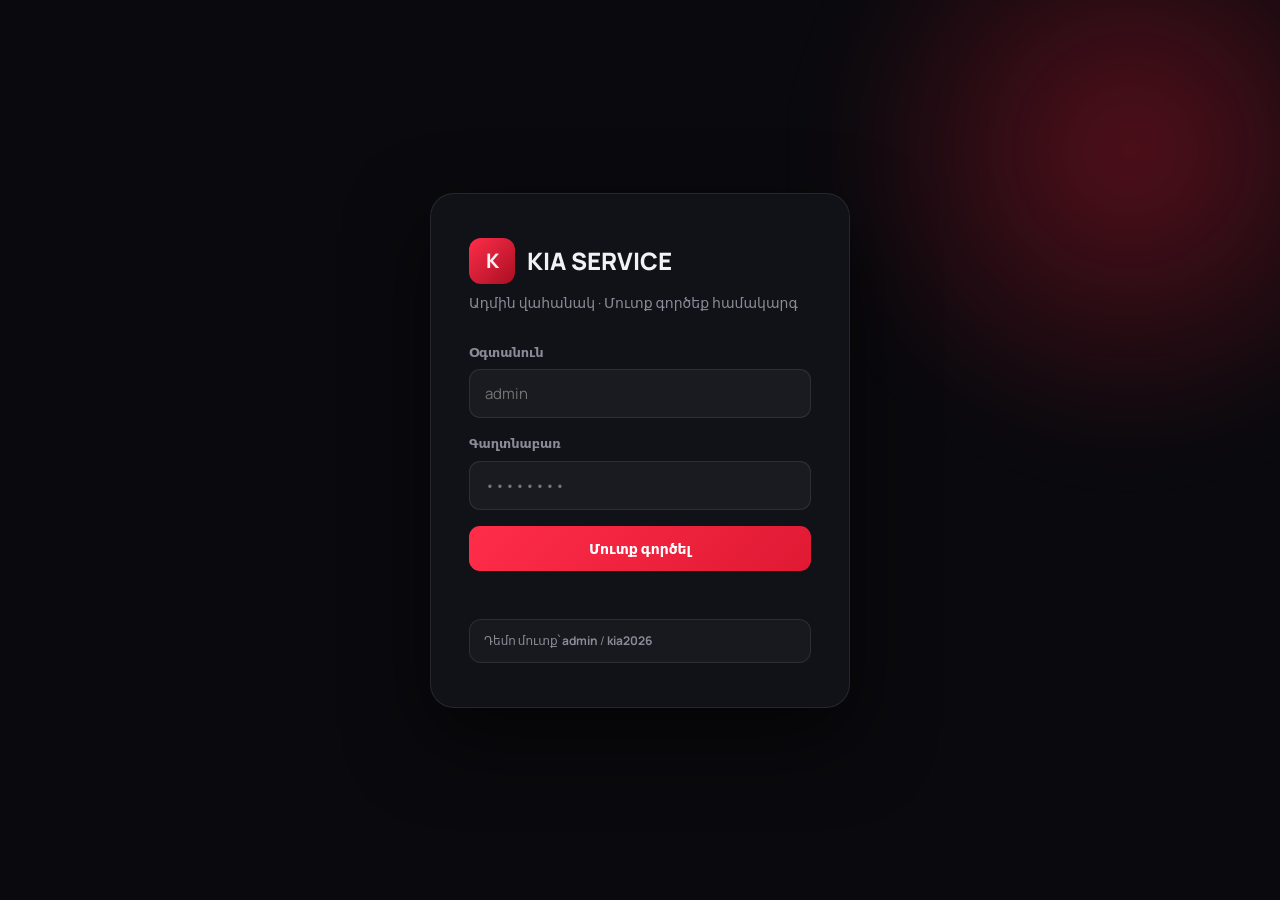
<file: admin/index.html>
<!DOCTYPE html>
<html lang="hy">
<head>
<meta charset="UTF-8">
<meta name="viewport" content="width=device-width, initial-scale=1.0">
<title>Ադմին · Մուտք — KIA SERVICE</title>
<meta name="robots" content="noindex,nofollow">
<link rel="preconnect" href="https://fonts.googleapis.com"><link rel="preconnect" href="https://fonts.gstatic.com" crossorigin>
<link href="https://fonts.googleapis.com/css2?family=Manrope:wght@400;500;600;700;800&display=swap" rel="stylesheet">
<link rel="stylesheet" href="admin.css">
</head>
<body>
<div class="login-wrap">
  <div class="login-card">
    <div class="logo"><span class="mark">K</span><div><h1>KIA SERVICE</h1></div></div>
    <p class="sub">Ադմին վահանակ · Մուտք գործեք համակարգ</p>
    <form id="loginForm">
      <div class="f"><label>Օգտանուն</label><input name="user" autocomplete="username" placeholder="admin" required></div>
      <div class="f"><label>Գաղտնաբառ</label><input name="pass" type="password" autocomplete="current-password" placeholder="••••••••" required></div>
      <button class="btn btn-primary" type="submit">Մուտք գործել</button>
      <div class="err" id="err"></div>
    </form>
    <div class="hint">Դեմո մուտք՝ <b>admin</b> / <b>kia2026</b></div>
  </div>
</div>
<script src="admin.js"></script>
<script>AdminAuth.initLogin();</script>
</body>
</html>
</file>
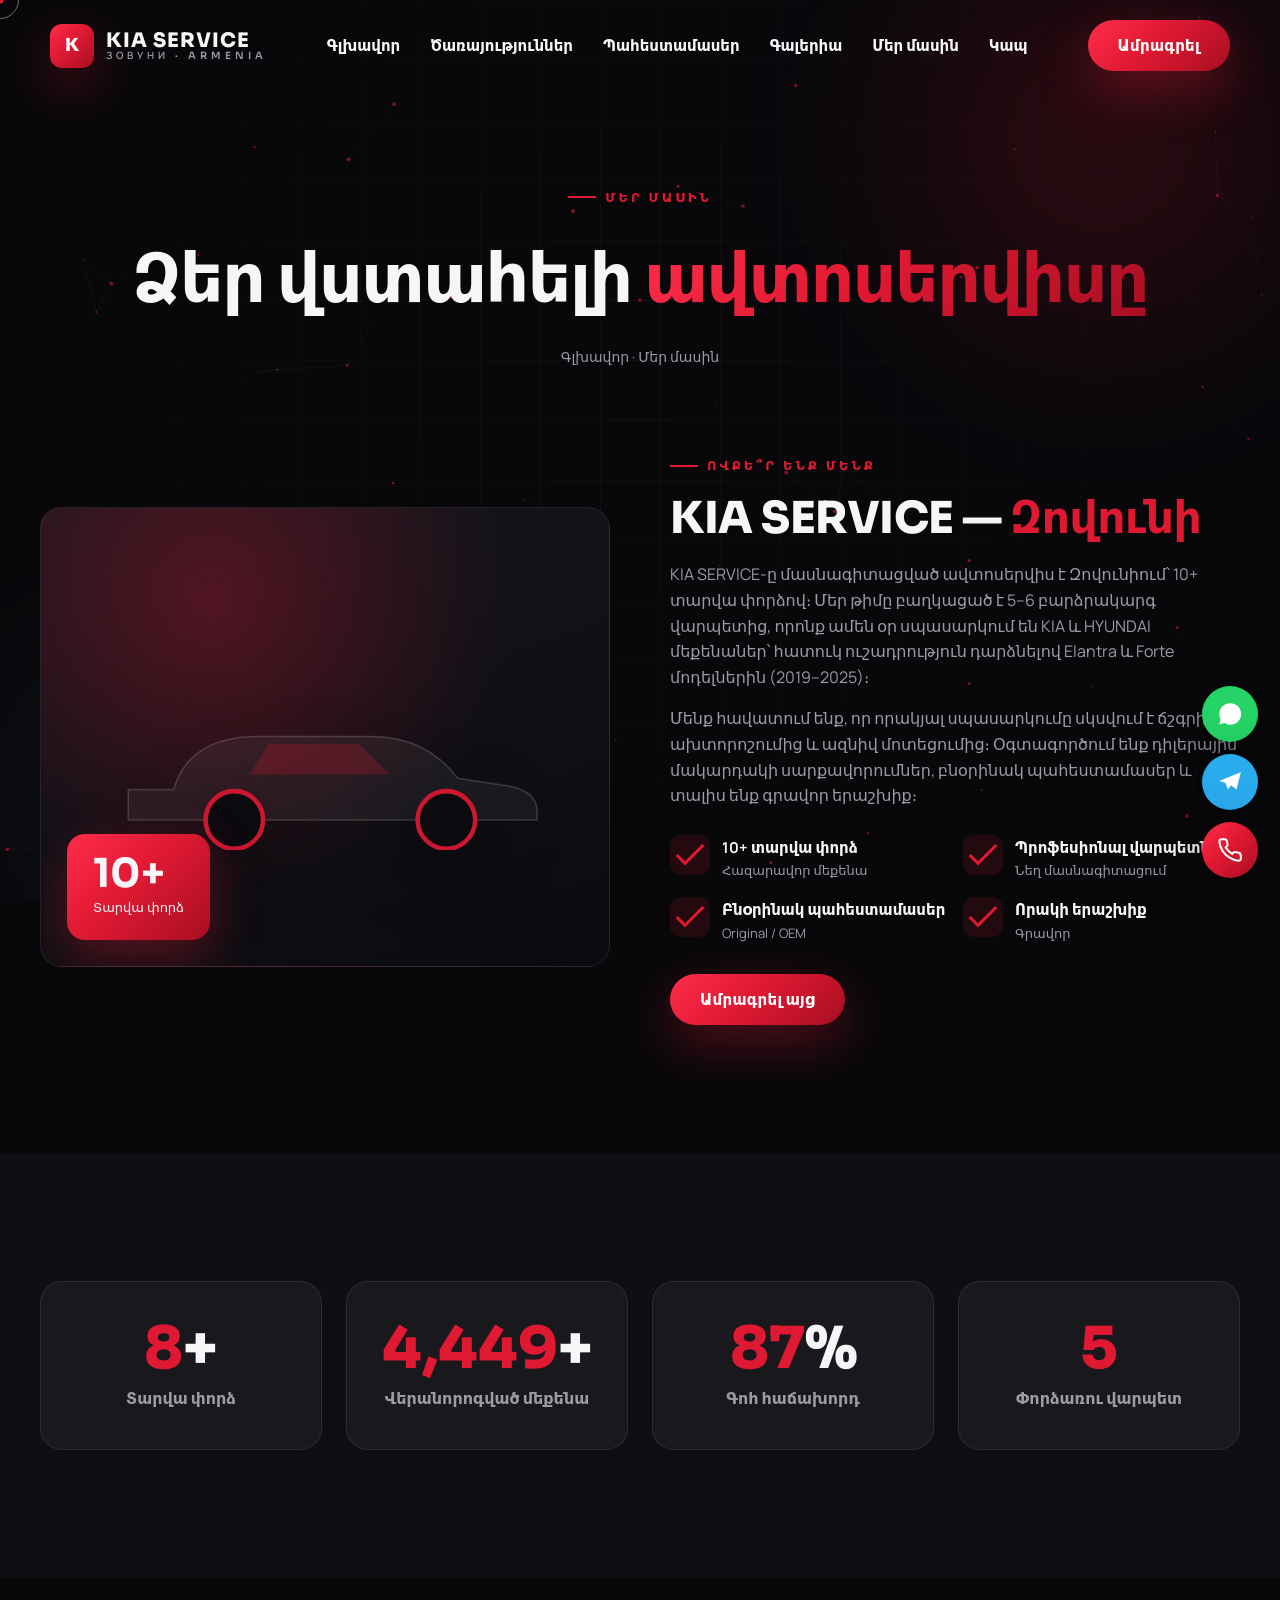
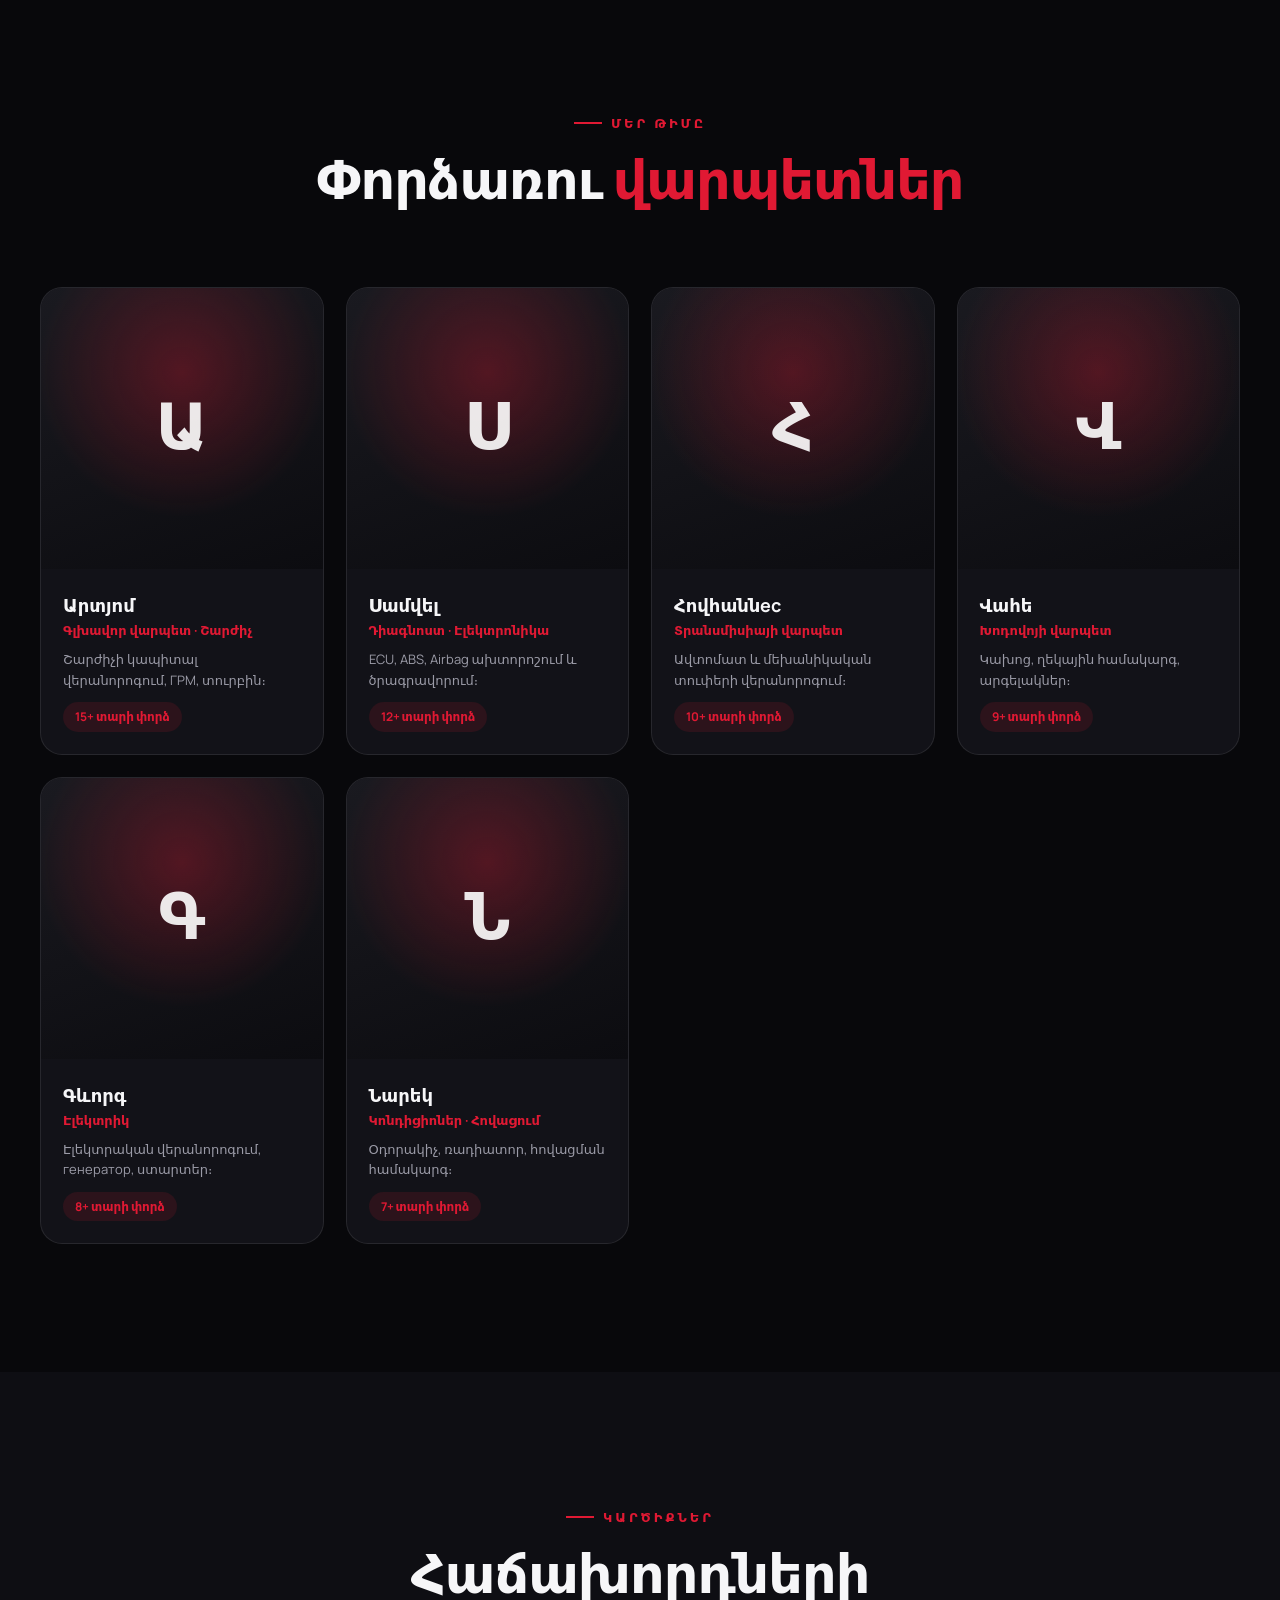
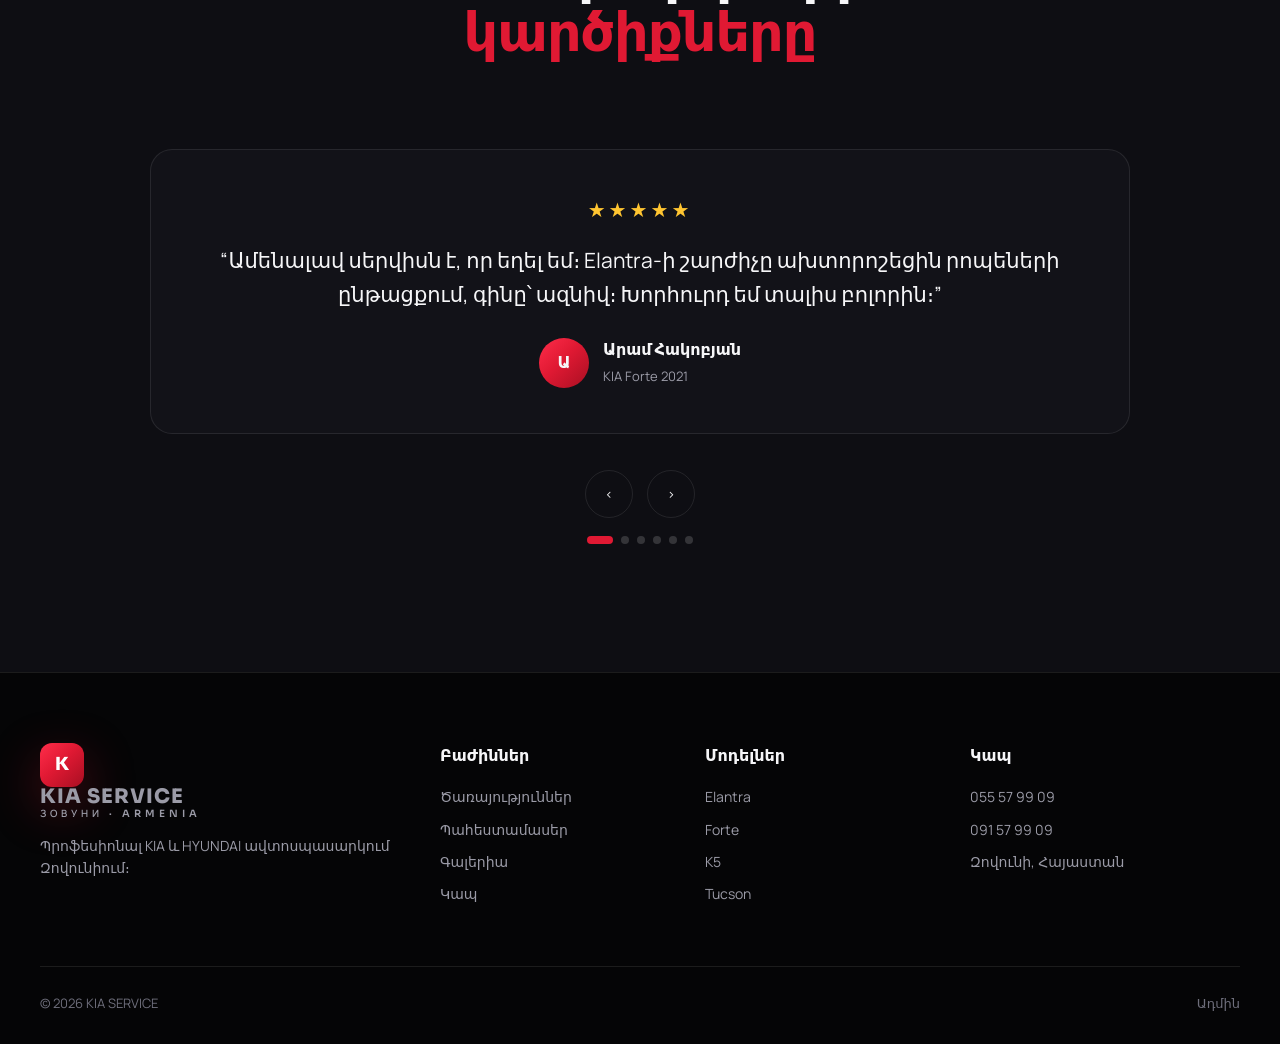
<file: about.html>
<!DOCTYPE html>
<html lang="hy">
<head>
<meta charset="UTF-8">
<meta name="viewport" content="width=device-width, initial-scale=1.0">
<title>Մեր մասին — KIA SERVICE | 10+ տարվա փորձ Զովունիում</title>
<meta name="description" content="KIA SERVICE — 10+ տարվա փորձ, 5–6 բարձրակարգ վարպետ, KIA և HYUNDAI մասնագիտացում։ Բնօրինակ պահեստամասեր, ժամանակակից սարքավորում, որակի երաշխիք։">
<meta name="theme-color" content="#e01933">
<meta property="og:title" content="Մեր մասին — KIA SERVICE">
<link rel="preconnect" href="https://fonts.googleapis.com"><link rel="preconnect" href="https://fonts.gstatic.com" crossorigin>
<link href="https://fonts.googleapis.com/css2?family=Manrope:wght@400;500;600;700;800&family=Sora:wght@600;700;800&display=swap" rel="stylesheet">
<link rel="stylesheet" href="assets/css/style.css">
</head>
<body data-page="about">

<div class="bg-fx"><div class="orb r"></div><div class="orb w"></div><div class="grid-lines"></div></div>
<canvas id="particles"></canvas>

<header>
  <a href="index.html" class="brand"><span class="mark">K</span><span class="txt">KIA SERVICE<small>ЗОВУНИ · ARMENIA</small></span></a>
  <nav class="nav"><a href="index.html">Գլխավոր</a><a href="services.html">Ծառայություններ</a><a href="parts.html">Պահեստամասեր</a><a href="gallery.html">Գալերիա</a><a href="about.html">Մեր մասին</a><a href="contact.html">Կապ</a></nav>
  <div class="header-cta"><button class="btn btn-primary" data-open="bookingModal">Ամրագրել</button><button class="burger" aria-label="Մենյու"><span></span><span></span><span></span></button></div>
</header>

<section class="page-hero">
  <div class="container">
    <div class="eyebrow reveal" style="justify-content:center">Մեր մասին</div>
    <h1 class="reveal d1">Ձեր վստահելի <span class="grad-text">ավտոսերվիսը</span></h1>
    <p class="crumb reveal d2"><a href="index.html">Գլխավոր</a> · Մեր մասին</p>
  </div>
</section>

<section style="padding-top:20px">
  <div class="container about-grid">
    <div class="about-visual reveal-l">
      <svg class="car-silhouette" viewBox="0 0 600 300" fill="none">
        <path d="M40 220 L100 220 C112 175 150 150 210 150 L360 150 C415 150 450 172 475 205 L540 215 C566 219 580 230 580 250 L580 260 L40 260 Z" fill="rgba(255,255,255,0.06)" stroke="rgba(255,255,255,0.18)" stroke-width="2"/>
        <path d="M225 160 L345 160 L385 200 L200 200 Z" fill="rgba(224,25,51,0.25)"/>
        <circle cx="180" cy="260" r="38" fill="#0b0b0f" stroke="#e01933" stroke-width="6"/>
        <circle cx="460" cy="260" r="38" fill="#0b0b0f" stroke="#e01933" stroke-width="6"/>
      </svg>
      <div class="exp-badge"><b>10+</b><span>Տարվա փորձ</span></div>
    </div>
    <div class="about-text reveal-r">
      <div class="eyebrow">Ովքե՞ր ենք մենք</div>
      <h2>KIA SERVICE — <span class="accent">Զովունի</span></h2>
      <p>KIA SERVICE-ը մասնագիտացված ավտոսերվիս է Զովունիում՝ 10+ տարվա փորձով։ Մեր թիմը բաղկացած է 5–6 բարձրակարգ վարպետից, որոնք ամեն օր սպասարկում են KIA և HYUNDAI մեքենաներ՝ հատուկ ուշադրություն դարձնելով Elantra և Forte մոդելներին (2019–2025)։</p>
      <p>Մենք հավատում ենք, որ որակյալ սպասարկումը սկսվում է ճշգրիտ ախտորոշումից և ազնիվ մոտեցումից։ Օգտագործում ենք դիլերային մակարդակի սարքավորումներ, բնօրինակ պահեստամասեր և տալիս ենք գրավոր երաշխիք։</p>
      <div class="about-feats">
        <div class="f"><div class="ic"><svg viewBox="0 0 24 24" fill="none" stroke="currentColor" stroke-width="1.8"><path d="M20 6L9 17l-5-5"/></svg></div><div><b>10+ տարվա փորձ</b><span>Հազարավոր մեքենա</span></div></div>
        <div class="f"><div class="ic"><svg viewBox="0 0 24 24" fill="none" stroke="currentColor" stroke-width="1.8"><path d="M20 6L9 17l-5-5"/></svg></div><div><b>Պրոֆեսիոնալ վարպետներ</b><span>Նեղ մասնագիտացում</span></div></div>
        <div class="f"><div class="ic"><svg viewBox="0 0 24 24" fill="none" stroke="currentColor" stroke-width="1.8"><path d="M20 6L9 17l-5-5"/></svg></div><div><b>Բնօրինակ պահեստամասեր</b><span>Original / OEM</span></div></div>
        <div class="f"><div class="ic"><svg viewBox="0 0 24 24" fill="none" stroke="currentColor" stroke-width="1.8"><path d="M20 6L9 17l-5-5"/></svg></div><div><b>Որակի երաշխիք</b><span>Գրավոր</span></div></div>
      </div>
      <button class="btn btn-primary" data-open="bookingModal">Ամրագրել այց</button>
    </div>
  </div>
</section>

<section class="stats">
  <div class="container stats-grid">
    <div class="stat reveal"><div class="num"><span data-count="10">0</span>+</div><p>Տարվա փորձ</p></div>
    <div class="stat reveal d1"><div class="num"><span data-count="5000">0</span>+</div><p>Վերանորոգված մեքենա</p></div>
    <div class="stat reveal d2"><div class="num"><span data-count="98">0</span>%</div><p>Գոհ հաճախորդ</p></div>
    <div class="stat reveal d3"><div class="num"><span data-count="6">0</span></div><p>Փորձառու վարպետ</p></div>
  </div>
</section>

<section id="team">
  <div class="container">
    <div class="section-head reveal"><div class="eyebrow">Մեր թիմը</div><h2>Փորձառու <span class="accent">վարպետներ</span></h2></div>
    <div class="team-grid" id="team-grid"></div>
  </div>
</section>

<section class="reviews">
  <div class="container">
    <div class="section-head reveal"><div class="eyebrow">Կարծիքներ</div><h2>Հաճախորդների <span class="accent">կարծիքները</span></h2></div>
    <div class="reveal-s">
      <div class="slider"><div class="slides" id="rev-slides"></div></div>
      <div class="slider-nav"><button class="prev">‹</button><button class="next">›</button></div>
      <div class="dots"></div>
    </div>
  </div>
</section>

<footer>
  <div class="container">
    <div class="foot-grid">
      <div><a href="index.html" class="brand" style="margin-bottom:16px"><span class="mark">K</span><span class="txt">KIA SERVICE<small>ЗОВУНИ · ARMENIA</small></span></a><p>Պրոֆեսիոնալ KIA և HYUNDAI ավտոսպասարկում Զովունիում։</p></div>
      <div><h4>Բաժիններ</h4><a href="services.html">Ծառայություններ</a><a href="parts.html">Պահեստամասեր</a><a href="gallery.html">Գալերիա</a><a href="contact.html">Կապ</a></div>
      <div><h4>Մոդելներ</h4><a href="#">Elantra</a><a href="#">Forte</a><a href="#">K5</a><a href="#">Tucson</a></div>
      <div><h4>Կապ</h4><a href="tel:+37455579909">055 57 99 09</a><a href="tel:+37491579909">091 57 99 09</a><p>Զովունի, Հայաստան</p></div>
    </div>
    <div class="foot-bottom"><span>© <span id="year">2026</span> KIA SERVICE</span><a href="admin/index.html" style="color:var(--muted-2)">Ադմին</a></div>
  </div>
</footer>

<div class="fab">
  <a class="wa" data-wa target="_blank" aria-label="WhatsApp"><svg viewBox="0 0 24 24" fill="#fff"><path d="M12 2a10 10 0 0 0-8.6 15l-1.3 4.7 4.8-1.3A10 10 0 1 0 12 2z"/></svg></a>
  <a class="tg" data-tg target="_blank" aria-label="Telegram"><svg viewBox="0 0 24 24" fill="#fff"><path d="M22 3L2 11l6 2 2 6 3-4 5 4z"/></svg></a>
  <a class="call" data-call aria-label="Զանգ"><svg viewBox="0 0 24 24" fill="none" stroke="#fff" stroke-width="1.9"><path d="M22 16.9v3a2 2 0 0 1-2.2 2 19.8 19.8 0 0 1-8.6-3 19.5 19.5 0 0 1-6-6 19.8 19.8 0 0 1-3-8.6A2 2 0 0 1 4.1 2h3a2 2 0 0 1 2 1.7c.1.9.3 1.8.6 2.6a2 2 0 0 1-.5 2.1L8.1 9.6a16 16 0 0 0 6 6l1.2-1.2a2 2 0 0 1 2.1-.4c.8.3 1.7.5 2.6.6a2 2 0 0 1 1.7 2z"/></svg></a>
</div>

<div class="modal-back" id="bookingModal">
  <div class="modal modal-lg glass">
    <div class="modal-head"><div><h3>Ամրագրել սպասարկում</h3><p>Լրացրեք ձևը՝ մենք կկապվենք Ձեզ հետ</p></div><button class="modal-close">✕</button></div>
    <div class="modal-body"><form id="bookingForm">
      <div class="two-col"><div class="field"><label>Անուն *</label><input name="name" required placeholder="Ձեր անունը"></div><div class="field"><label>Հեռախոս *</label><input name="phone" required type="tel" placeholder="0XX XXX XXX"></div></div>
      <div class="two-col"><div class="field"><label>Մեքենա</label><select name="car"><option>KIA Elantra</option><option>KIA Forte</option><option>KIA K5</option><option>Hyundai Tucson</option><option>Այլ</option></select></div><div class="field"><label>Տարեթիվ</label><select name="year"><option>2025</option><option>2024</option><option>2023</option><option>2022</option><option>2021</option><option>2020</option><option>2019</option></select></div></div>
      <div class="field"><label>Խնդիրը</label><textarea name="problem" placeholder="Նկարագրեք անսարքությունը..."></textarea></div>
      <div class="two-col"><div class="field"><label>Ամսաթիվ</label><input name="date" type="date"></div><div class="field"><label>Ժամ</label><input name="time" type="time"></div></div>
      <div class="two-col" style="margin-top:8px"><button type="submit" class="btn btn-wa" style="justify-content:center">Ուղարկել WhatsApp</button><button type="button" data-send="tg" class="btn btn-tg" style="justify-content:center">Ուղարկել Telegram</button></div>
    </form></div>
  </div>
</div>

<script src="assets/js/main.js"></script>
<script src="assets/js/render.js"></script>
</body>
</html>
</file>
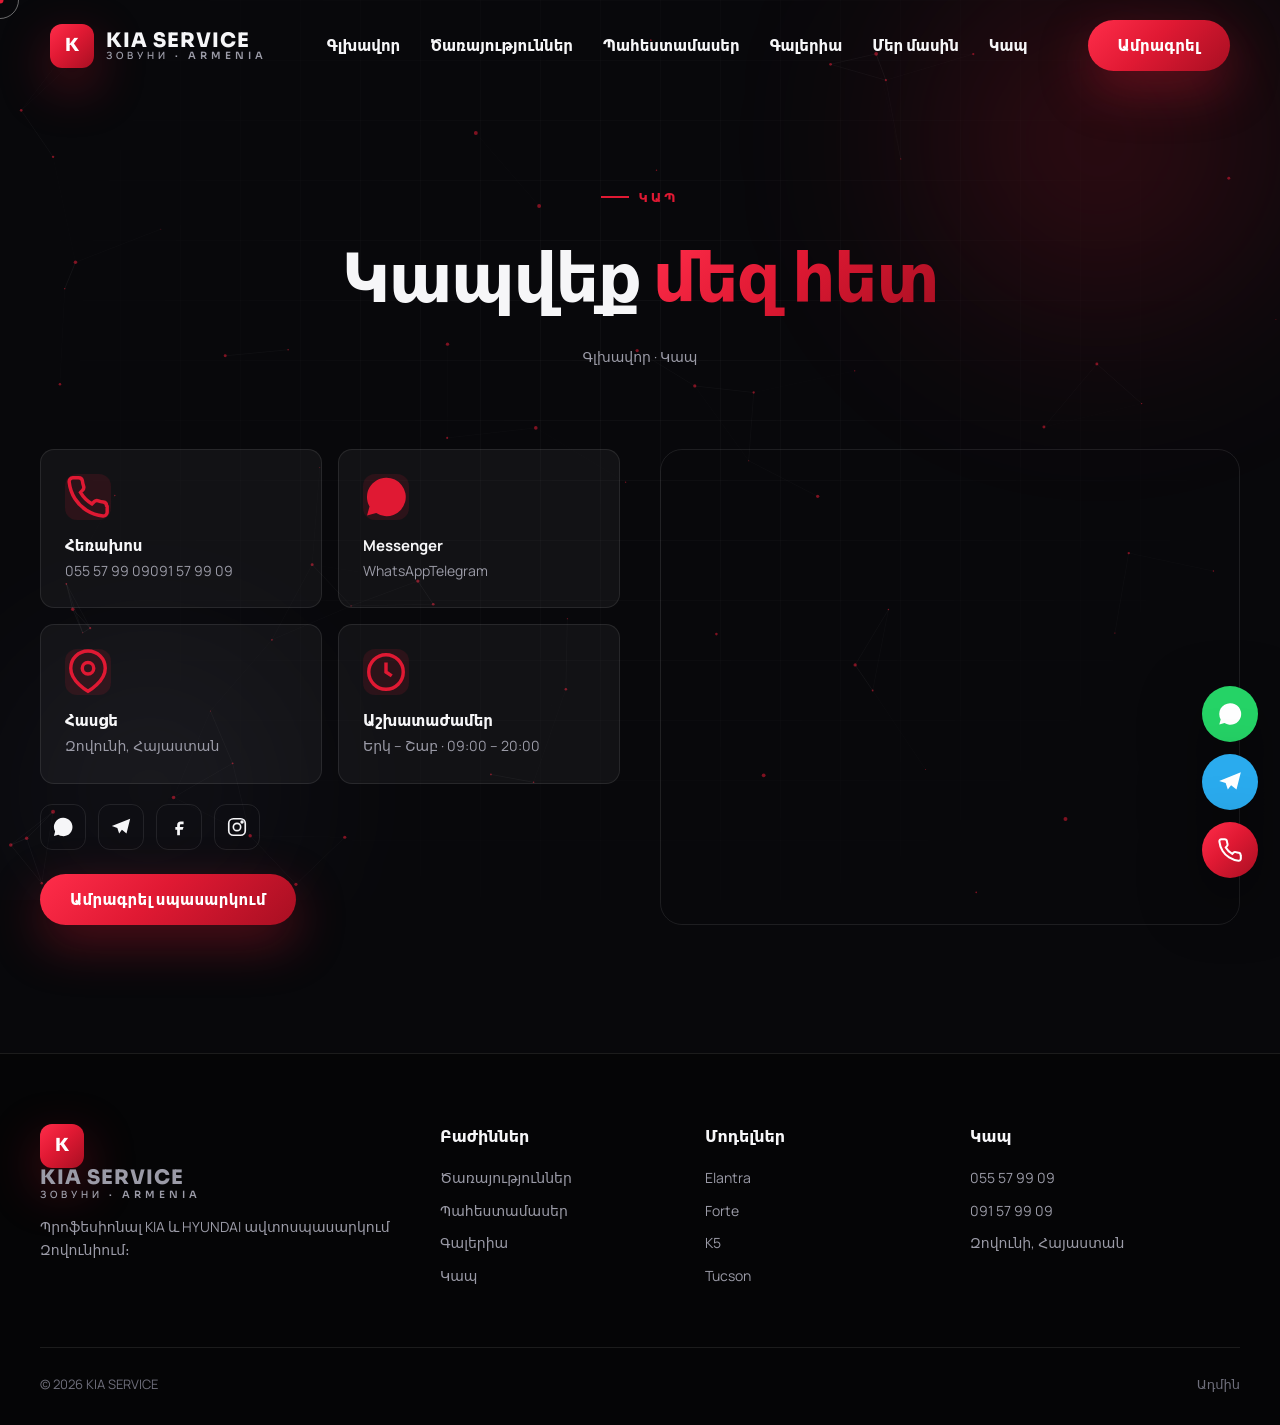
<file: contact.html>
<!DOCTYPE html>
<html lang="hy">
<head>
<meta charset="UTF-8">
<meta name="viewport" content="width=device-width, initial-scale=1.0">
<title>Կապ — KIA SERVICE | Զովունի, Հայաստան</title>
<meta name="description" content="Կապ KIA SERVICE-ի հետ՝ հեռախոս, WhatsApp, Telegram, Facebook, Instagram, Google Maps։ Զովունի, Հայաստան։ Երկ–Շաբ 09:00–20:00։">
<meta name="theme-color" content="#e01933">
<meta property="og:title" content="Կապ — KIA SERVICE">
<link rel="preconnect" href="https://fonts.googleapis.com"><link rel="preconnect" href="https://fonts.gstatic.com" crossorigin>
<link href="https://fonts.googleapis.com/css2?family=Manrope:wght@400;500;600;700;800&family=Sora:wght@600;700;800&display=swap" rel="stylesheet">
<link rel="stylesheet" href="assets/css/style.css">
</head>
<body data-page="contact">

<div class="bg-fx"><div class="orb r"></div><div class="orb w"></div><div class="grid-lines"></div></div>
<canvas id="particles"></canvas>

<header>
  <a href="index.html" class="brand"><span class="mark">K</span><span class="txt">KIA SERVICE<small>ЗОВУНИ · ARMENIA</small></span></a>
  <nav class="nav"><a href="index.html">Գլխավոր</a><a href="services.html">Ծառայություններ</a><a href="parts.html">Պահեստամասեր</a><a href="gallery.html">Գալերիա</a><a href="about.html">Մեր մասին</a><a href="contact.html">Կապ</a></nav>
  <div class="header-cta"><button class="btn btn-primary" data-open="bookingModal">Ամրագրել</button><button class="burger" aria-label="Մենյու"><span></span><span></span><span></span></button></div>
</header>

<section class="page-hero">
  <div class="container">
    <div class="eyebrow reveal" style="justify-content:center">Կապ</div>
    <h1 class="reveal d1">Կապվեք <span class="grad-text">մեզ հետ</span></h1>
    <p class="crumb reveal d2"><a href="index.html">Գլխավոր</a> · Կապ</p>
  </div>
</section>

<section style="padding-top:20px">
  <div class="container contact-grid">
    <div class="reveal-l">
      <div class="contact-cards">
        <div class="c-card"><div class="ic"><svg viewBox="0 0 24 24" fill="none" stroke="currentColor" stroke-width="1.8"><path d="M22 16.9v3a2 2 0 0 1-2.2 2 19.8 19.8 0 0 1-8.6-3 19.5 19.5 0 0 1-6-6 19.8 19.8 0 0 1-3-8.6A2 2 0 0 1 4.1 2h3a2 2 0 0 1 2 1.7c.1.9.3 1.8.6 2.6a2 2 0 0 1-.5 2.1L8.1 9.6a16 16 0 0 0 6 6l1.2-1.2a2 2 0 0 1 2.1-.4c.8.3 1.7.5 2.6.6a2 2 0 0 1 1.7 2z"/></svg></div><b>Հեռախոս</b><a href="tel:+37455579909">055 57 99 09</a><a href="tel:+37491579909">091 57 99 09</a></div>
        <div class="c-card"><div class="ic"><svg viewBox="0 0 24 24" fill="currentColor"><path d="M12 2a10 10 0 0 0-8.6 15l-1.3 4.7 4.8-1.3A10 10 0 1 0 12 2z"/></svg></div><b>Messenger</b><a data-wa target="_blank">WhatsApp</a><a data-tg target="_blank">Telegram</a></div>
        <div class="c-card"><div class="ic"><svg viewBox="0 0 24 24" fill="none" stroke="currentColor" stroke-width="1.8"><path d="M21 10c0 7-9 12-9 12s-9-5-9-12a9 9 0 0 1 18 0z"/><circle cx="12" cy="10" r="3"/></svg></div><b>Հասցե</b><span>Զովունի, Հայաստան</span></div>
        <div class="c-card"><div class="ic"><svg viewBox="0 0 24 24" fill="none" stroke="currentColor" stroke-width="1.8"><circle cx="12" cy="12" r="9"/><path d="M12 7v5l3 2"/></svg></div><b>Աշխատաժամեր</b><span>Երկ – Շաբ · 09:00 – 20:00</span></div>
      </div>
      <div class="socials">
        <a data-wa target="_blank" aria-label="WhatsApp"><svg width="22" height="22" viewBox="0 0 24 24" fill="currentColor"><path d="M12 2a10 10 0 0 0-8.6 15l-1.3 4.7 4.8-1.3A10 10 0 1 0 12 2z"/></svg></a>
        <a data-tg target="_blank" aria-label="Telegram"><svg width="22" height="22" viewBox="0 0 24 24" fill="currentColor"><path d="M22 3L2 11l6 2 2 6 3-4 5 4z"/></svg></a>
        <a data-fb target="_blank" aria-label="Facebook"><svg width="22" height="22" viewBox="0 0 24 24" fill="currentColor"><path d="M14 9h3V6h-3a4 4 0 0 0-4 4v2H8v3h2v6h3v-6h3l1-3h-4v-2a1 1 0 0 1 1-1z"/></svg></a>
        <a data-ig target="_blank" aria-label="Instagram"><svg width="22" height="22" viewBox="0 0 24 24" fill="none" stroke="currentColor" stroke-width="1.8"><rect x="3" y="3" width="18" height="18" rx="5"/><circle cx="12" cy="12" r="4"/><circle cx="17.5" cy="6.5" r="1"/></svg></a>
      </div>
      <div style="margin-top:24px"><button class="btn btn-primary" data-open="bookingModal">Ամրագրել սպասարկում</button></div>
    </div>
    <div class="map-wrap reveal-r">
      <iframe title="KIA SERVICE քարտեզ" loading="lazy" src="https://www.google.com/maps?q=Zovuni,Armenia&output=embed"></iframe>
    </div>
  </div>
</section>

<footer>
  <div class="container">
    <div class="foot-grid">
      <div><a href="index.html" class="brand" style="margin-bottom:16px"><span class="mark">K</span><span class="txt">KIA SERVICE<small>ЗОВУНИ · ARMENIA</small></span></a><p>Պրոֆեսիոնալ KIA և HYUNDAI ավտոսպասարկում Զովունիում։</p></div>
      <div><h4>Բաժիններ</h4><a href="services.html">Ծառայություններ</a><a href="parts.html">Պահեստամասեր</a><a href="gallery.html">Գալերիա</a><a href="contact.html">Կապ</a></div>
      <div><h4>Մոդելներ</h4><a href="#">Elantra</a><a href="#">Forte</a><a href="#">K5</a><a href="#">Tucson</a></div>
      <div><h4>Կապ</h4><a href="tel:+37455579909">055 57 99 09</a><a href="tel:+37491579909">091 57 99 09</a><p>Զովունի, Հայաստան</p></div>
    </div>
    <div class="foot-bottom"><span>© <span id="year">2026</span> KIA SERVICE</span><a href="admin/index.html" style="color:var(--muted-2)">Ադմին</a></div>
  </div>
</footer>

<div class="fab">
  <a class="wa" data-wa target="_blank" aria-label="WhatsApp"><svg viewBox="0 0 24 24" fill="#fff"><path d="M12 2a10 10 0 0 0-8.6 15l-1.3 4.7 4.8-1.3A10 10 0 1 0 12 2z"/></svg></a>
  <a class="tg" data-tg target="_blank" aria-label="Telegram"><svg viewBox="0 0 24 24" fill="#fff"><path d="M22 3L2 11l6 2 2 6 3-4 5 4z"/></svg></a>
  <a class="call" data-call aria-label="Զանգ"><svg viewBox="0 0 24 24" fill="none" stroke="#fff" stroke-width="1.9"><path d="M22 16.9v3a2 2 0 0 1-2.2 2 19.8 19.8 0 0 1-8.6-3 19.5 19.5 0 0 1-6-6 19.8 19.8 0 0 1-3-8.6A2 2 0 0 1 4.1 2h3a2 2 0 0 1 2 1.7c.1.9.3 1.8.6 2.6a2 2 0 0 1-.5 2.1L8.1 9.6a16 16 0 0 0 6 6l1.2-1.2a2 2 0 0 1 2.1-.4c.8.3 1.7.5 2.6.6a2 2 0 0 1 1.7 2z"/></svg></a>
</div>

<div class="modal-back" id="bookingModal">
  <div class="modal modal-lg glass">
    <div class="modal-head"><div><h3>Ամրագրել սպասարկում</h3><p>Լրացրեք ձևը՝ մենք կկապվենք Ձեզ հետ</p></div><button class="modal-close">✕</button></div>
    <div class="modal-body"><form id="bookingForm">
      <div class="two-col"><div class="field"><label>Անուն *</label><input name="name" required placeholder="Ձեր անունը"></div><div class="field"><label>Հեռախոս *</label><input name="phone" required type="tel" placeholder="0XX XXX XXX"></div></div>
      <div class="two-col"><div class="field"><label>Մեքենա</label><select name="car"><option>KIA Elantra</option><option>KIA Forte</option><option>KIA K5</option><option>Hyundai Tucson</option><option>Այլ</option></select></div><div class="field"><label>Տարեթիվ</label><select name="year"><option>2025</option><option>2024</option><option>2023</option><option>2022</option><option>2021</option><option>2020</option><option>2019</option></select></div></div>
      <div class="field"><label>Խնդիրը</label><textarea name="problem" placeholder="Նկարագրեք անսարքությունը..."></textarea></div>
      <div class="two-col"><div class="field"><label>Ամսաթիվ</label><input name="date" type="date"></div><div class="field"><label>Ժամ</label><input name="time" type="time"></div></div>
      <div class="two-col" style="margin-top:8px"><button type="submit" class="btn btn-wa" style="justify-content:center">Ուղարկել WhatsApp</button><button type="button" data-send="tg" class="btn btn-tg" style="justify-content:center">Ուղարկել Telegram</button></div>
    </form></div>
  </div>
</div>

<script src="assets/js/main.js"></script>
<script src="assets/js/render.js"></script>
</body>
</html>
</file>
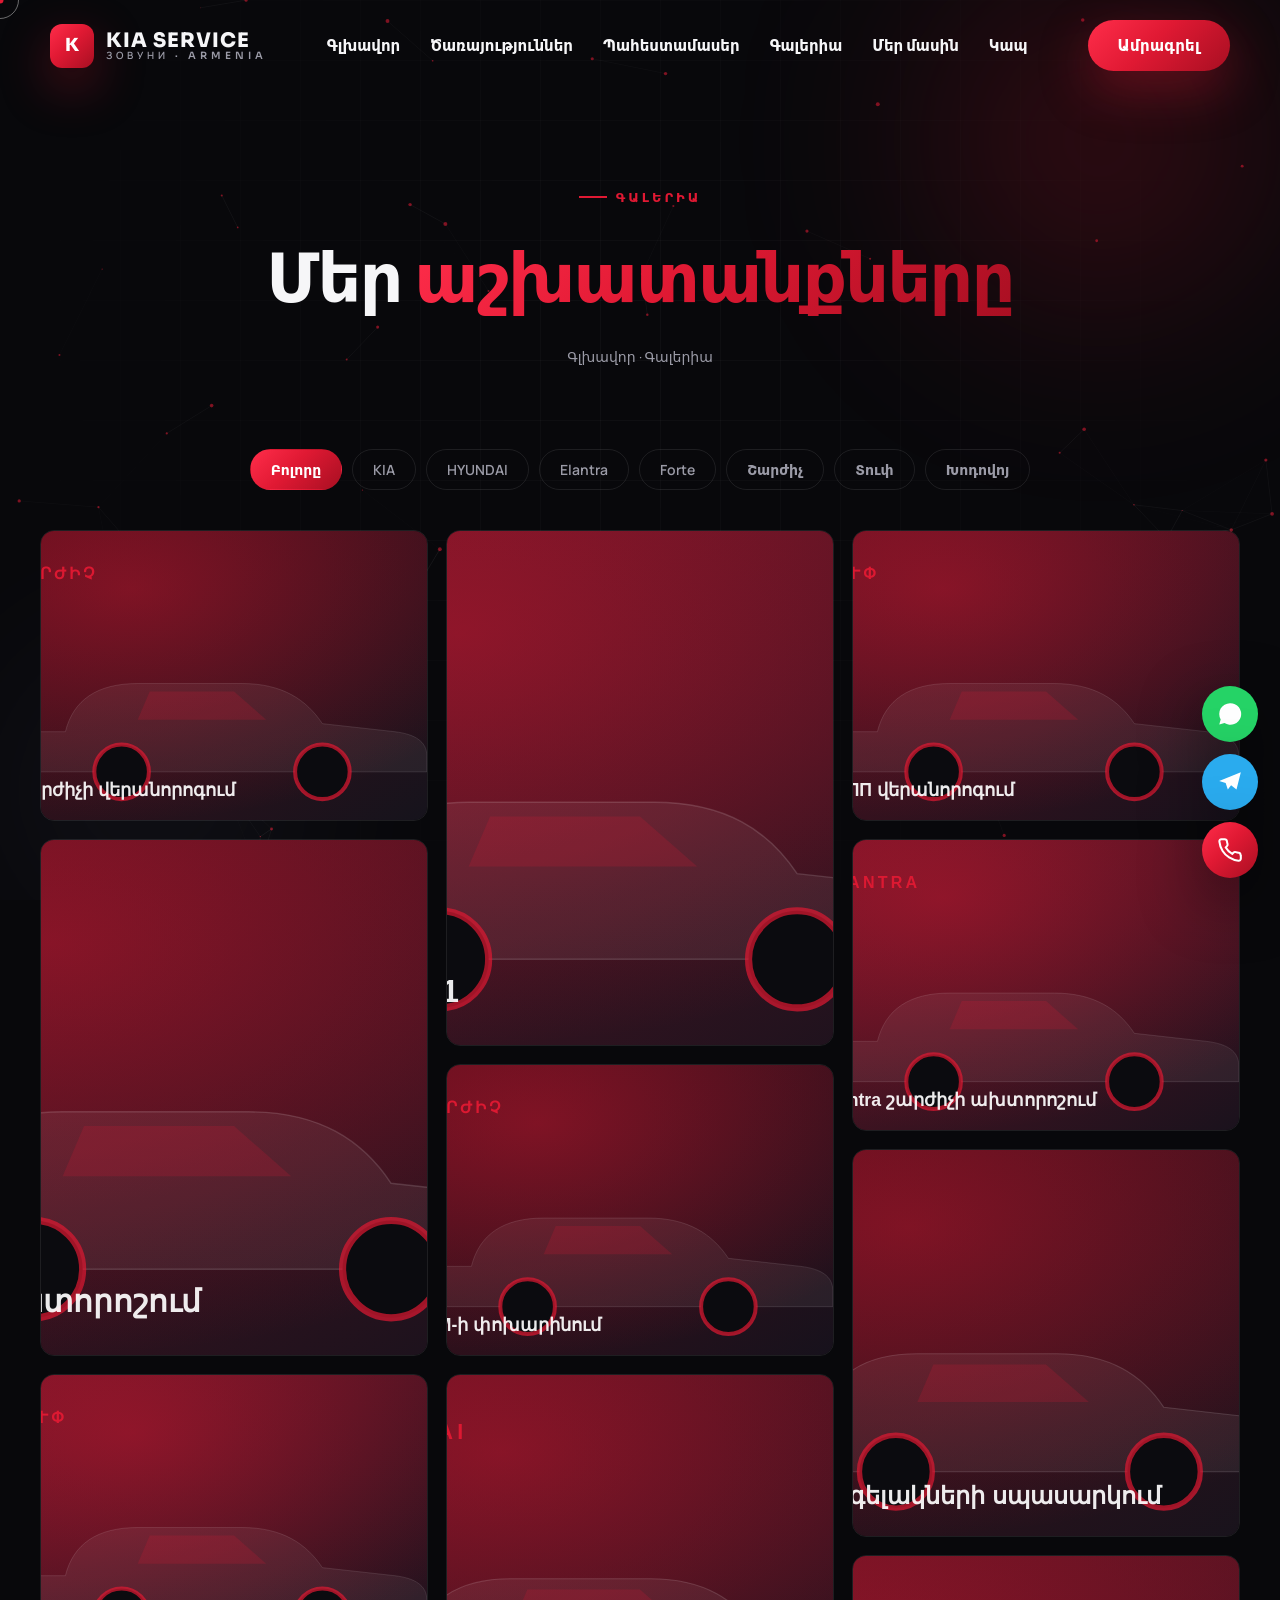
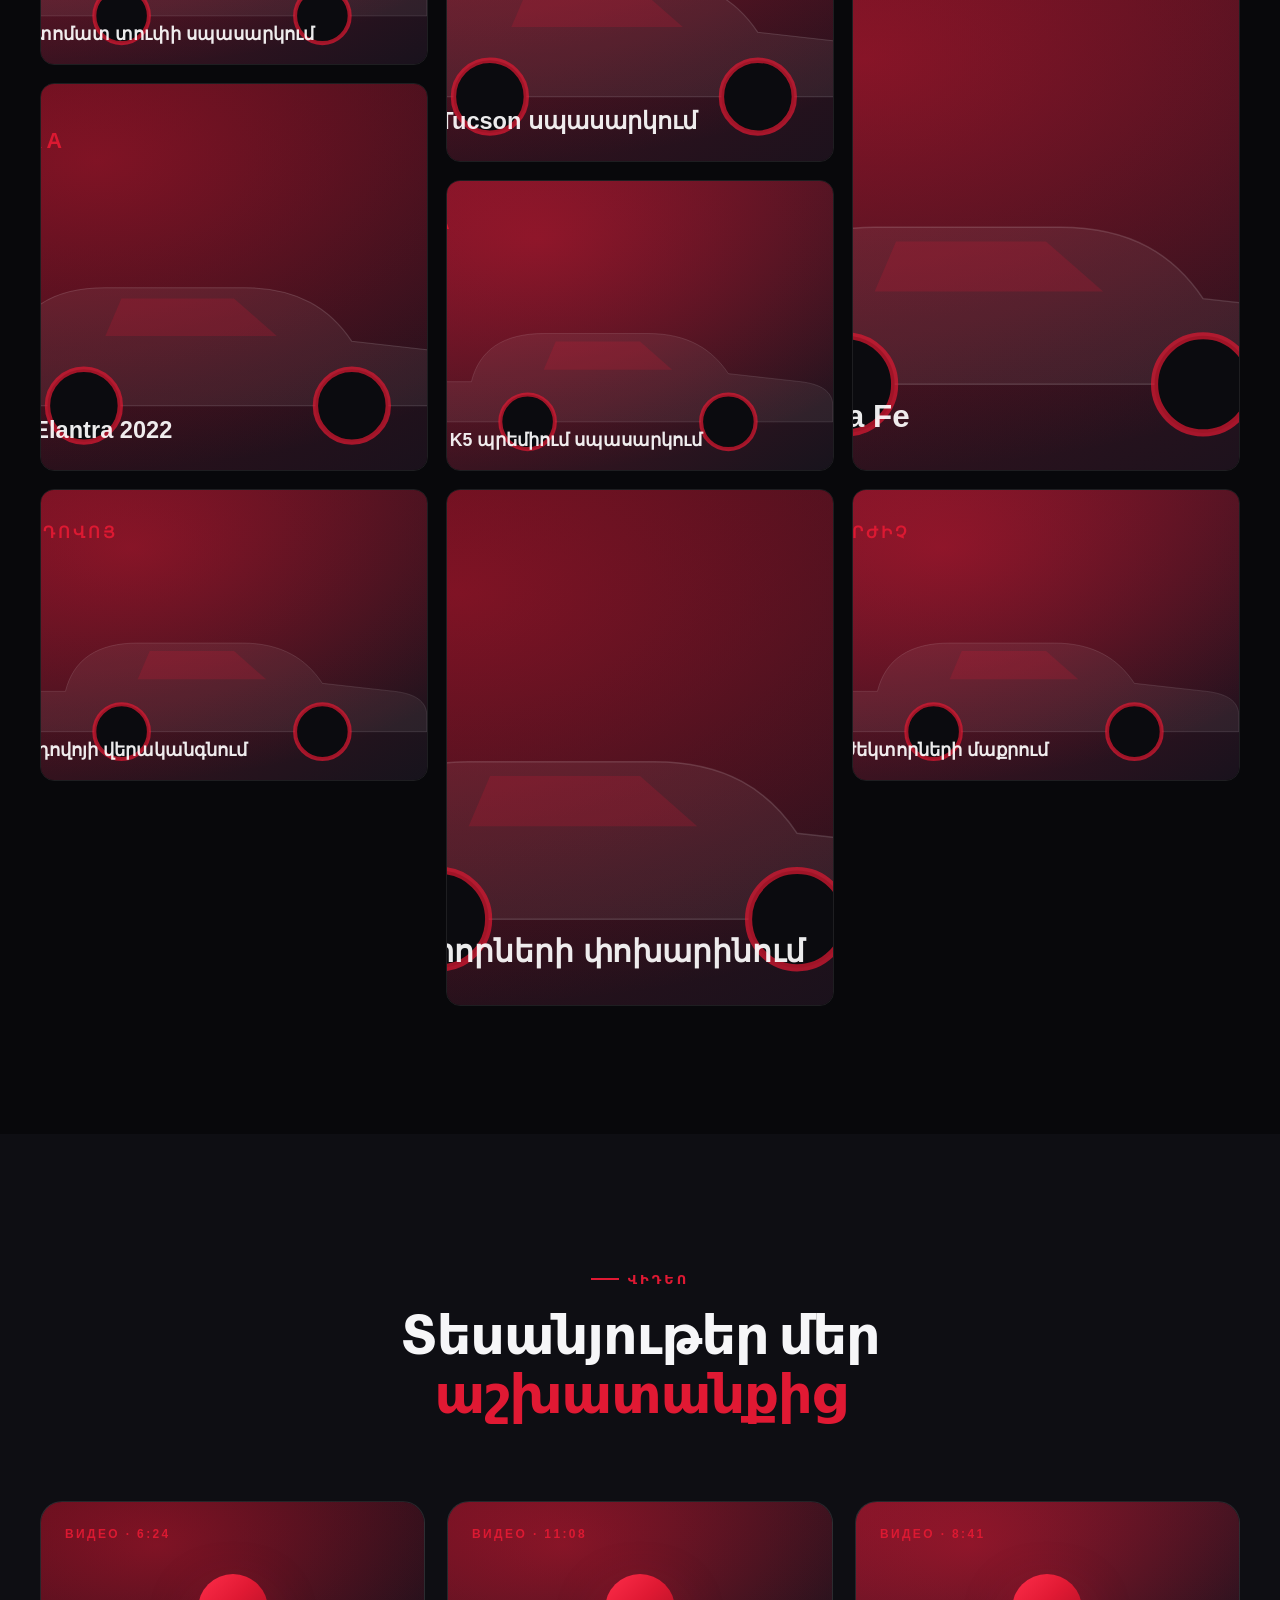
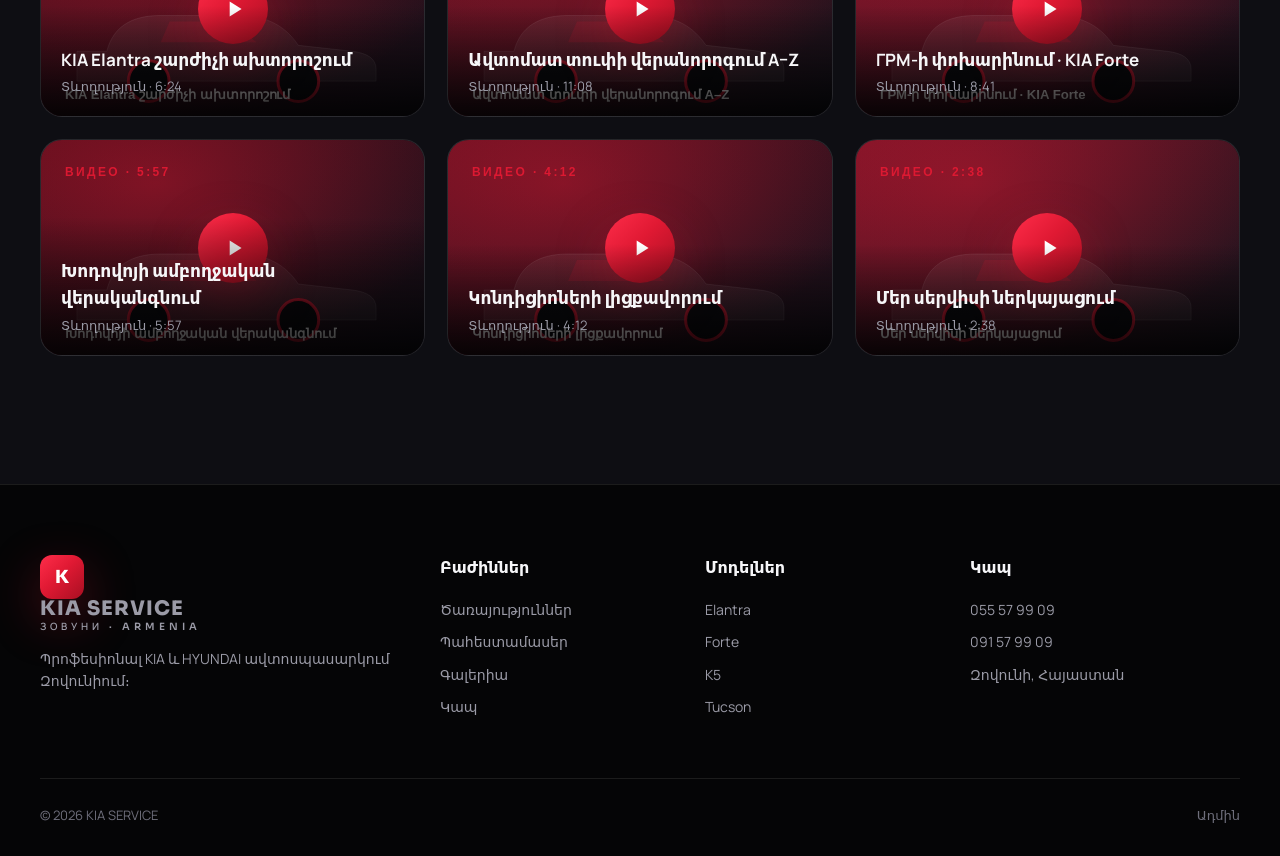
<file: gallery.html>
<!DOCTYPE html>
<html lang="hy">
<head>
<meta charset="UTF-8">
<meta name="viewport" content="width=device-width, initial-scale=1.0">
<title>Գալերիա — KIA SERVICE | Մեր աշխատանքները</title>
<meta name="description" content="KIA SERVICE-ի աշխատանքների գալերիա՝ KIA և HYUNDAI մեքենաների վերանորոգում, ախտորոշում, շարժիչ, տուփ, խոդովոյ։ Ֆոտո և վիդեո։">
<meta name="theme-color" content="#e01933">
<meta property="og:title" content="Գալերիա — KIA SERVICE">
<link rel="preconnect" href="https://fonts.googleapis.com"><link rel="preconnect" href="https://fonts.gstatic.com" crossorigin>
<link href="https://fonts.googleapis.com/css2?family=Manrope:wght@400;500;600;700;800&family=Sora:wght@600;700;800&display=swap" rel="stylesheet">
<link rel="stylesheet" href="assets/css/style.css">
</head>
<body data-page="gallery">

<div class="bg-fx"><div class="orb r"></div><div class="orb w"></div><div class="grid-lines"></div></div>
<canvas id="particles"></canvas>

<header>
  <a href="index.html" class="brand"><span class="mark">K</span><span class="txt">KIA SERVICE<small>ЗОВУНИ · ARMENIA</small></span></a>
  <nav class="nav"><a href="index.html">Գլխավոր</a><a href="services.html">Ծառայություններ</a><a href="parts.html">Պահեստամասեր</a><a href="gallery.html">Գալերիա</a><a href="about.html">Մեր մասին</a><a href="contact.html">Կապ</a></nav>
  <div class="header-cta"><button class="btn btn-primary" data-open="bookingModal">Ամրագրել</button><button class="burger" aria-label="Մենյու"><span></span><span></span><span></span></button></div>
</header>

<section class="page-hero">
  <div class="container">
    <div class="eyebrow reveal" style="justify-content:center">Գալերիա</div>
    <h1 class="reveal d1">Մեր <span class="grad-text">աշխատանքները</span></h1>
    <p class="crumb reveal d2"><a href="index.html">Գլխավոր</a> · Գալերիա</p>
  </div>
</section>

<section style="padding-top:20px">
  <div class="container">
    <div class="gal-filter" id="gal-filter">
      <button class="chip active" data-cat="all">Բոլորը</button>
      <button class="chip" data-cat="kia">KIA</button>
      <button class="chip" data-cat="hyundai">HYUNDAI</button>
      <button class="chip" data-cat="elantra">Elantra</button>
      <button class="chip" data-cat="forte">Forte</button>
      <button class="chip" data-cat="engine">Շարժիչ</button>
      <button class="chip" data-cat="transmission">Տուփ</button>
      <button class="chip" data-cat="suspension">Խոդովոյ</button>
    </div>
    <div class="masonry" id="gal-grid"></div>
  </div>
</section>

<section class="stats" id="videos">
  <div class="container">
    <div class="section-head reveal"><div class="eyebrow">Վիդեո</div><h2>Տեսանյութեր մեր <span class="accent">աշխատանքից</span></h2></div>
    <div class="vid-grid" id="vid-grid"></div>
  </div>
</section>

<footer>
  <div class="container">
    <div class="foot-grid">
      <div><a href="index.html" class="brand" style="margin-bottom:16px"><span class="mark">K</span><span class="txt">KIA SERVICE<small>ЗОВУНИ · ARMENIA</small></span></a><p>Պրոֆեսիոնալ KIA և HYUNDAI ավտոսպասարկում Զովունիում։</p></div>
      <div><h4>Բաժիններ</h4><a href="services.html">Ծառայություններ</a><a href="parts.html">Պահեստամասեր</a><a href="gallery.html">Գալերիա</a><a href="contact.html">Կապ</a></div>
      <div><h4>Մոդելներ</h4><a href="#">Elantra</a><a href="#">Forte</a><a href="#">K5</a><a href="#">Tucson</a></div>
      <div><h4>Կապ</h4><a href="tel:+37455579909">055 57 99 09</a><a href="tel:+37491579909">091 57 99 09</a><p>Զովունի, Հայաստան</p></div>
    </div>
    <div class="foot-bottom"><span>© <span id="year">2026</span> KIA SERVICE</span><a href="admin/index.html" style="color:var(--muted-2)">Ադմին</a></div>
  </div>
</footer>

<div class="fab">
  <a class="wa" data-wa target="_blank" aria-label="WhatsApp"><svg viewBox="0 0 24 24" fill="#fff"><path d="M12 2a10 10 0 0 0-8.6 15l-1.3 4.7 4.8-1.3A10 10 0 1 0 12 2z"/></svg></a>
  <a class="tg" data-tg target="_blank" aria-label="Telegram"><svg viewBox="0 0 24 24" fill="#fff"><path d="M22 3L2 11l6 2 2 6 3-4 5 4z"/></svg></a>
  <a class="call" data-call aria-label="Զանգ"><svg viewBox="0 0 24 24" fill="none" stroke="#fff" stroke-width="1.9"><path d="M22 16.9v3a2 2 0 0 1-2.2 2 19.8 19.8 0 0 1-8.6-3 19.5 19.5 0 0 1-6-6 19.8 19.8 0 0 1-3-8.6A2 2 0 0 1 4.1 2h3a2 2 0 0 1 2 1.7c.1.9.3 1.8.6 2.6a2 2 0 0 1-.5 2.1L8.1 9.6a16 16 0 0 0 6 6l1.2-1.2a2 2 0 0 1 2.1-.4c.8.3 1.7.5 2.6.6a2 2 0 0 1 1.7 2z"/></svg></a>
</div>

<div class="modal-back" id="bookingModal">
  <div class="modal modal-lg glass">
    <div class="modal-head"><div><h3>Ամրագրել սպասարկում</h3><p>Լրացրեք ձևը՝ մենք կկապվենք Ձեզ հետ</p></div><button class="modal-close">✕</button></div>
    <div class="modal-body"><form id="bookingForm">
      <div class="two-col"><div class="field"><label>Անուն *</label><input name="name" required placeholder="Ձեր անունը"></div><div class="field"><label>Հեռախոս *</label><input name="phone" required type="tel" placeholder="0XX XXX XXX"></div></div>
      <div class="two-col"><div class="field"><label>Մեքենա</label><select name="car"><option>KIA Elantra</option><option>KIA Forte</option><option>KIA K5</option><option>Hyundai Tucson</option><option>Այլ</option></select></div><div class="field"><label>Տարեթիվ</label><select name="year"><option>2025</option><option>2024</option><option>2023</option><option>2022</option><option>2021</option><option>2020</option><option>2019</option></select></div></div>
      <div class="field"><label>Խնդիրը</label><textarea name="problem" placeholder="Նկարագրեք անսարքությունը..."></textarea></div>
      <div class="two-col"><div class="field"><label>Ամսաթիվ</label><input name="date" type="date"></div><div class="field"><label>Ժամ</label><input name="time" type="time"></div></div>
      <div class="two-col" style="margin-top:8px"><button type="submit" class="btn btn-wa" style="justify-content:center">Ուղարկել WhatsApp</button><button type="button" data-send="tg" class="btn btn-tg" style="justify-content:center">Ուղարկել Telegram</button></div>
    </form></div>
  </div>
</div>

<script src="assets/js/main.js"></script>
<script src="assets/js/render.js"></script>
</body>
</html>
</file>
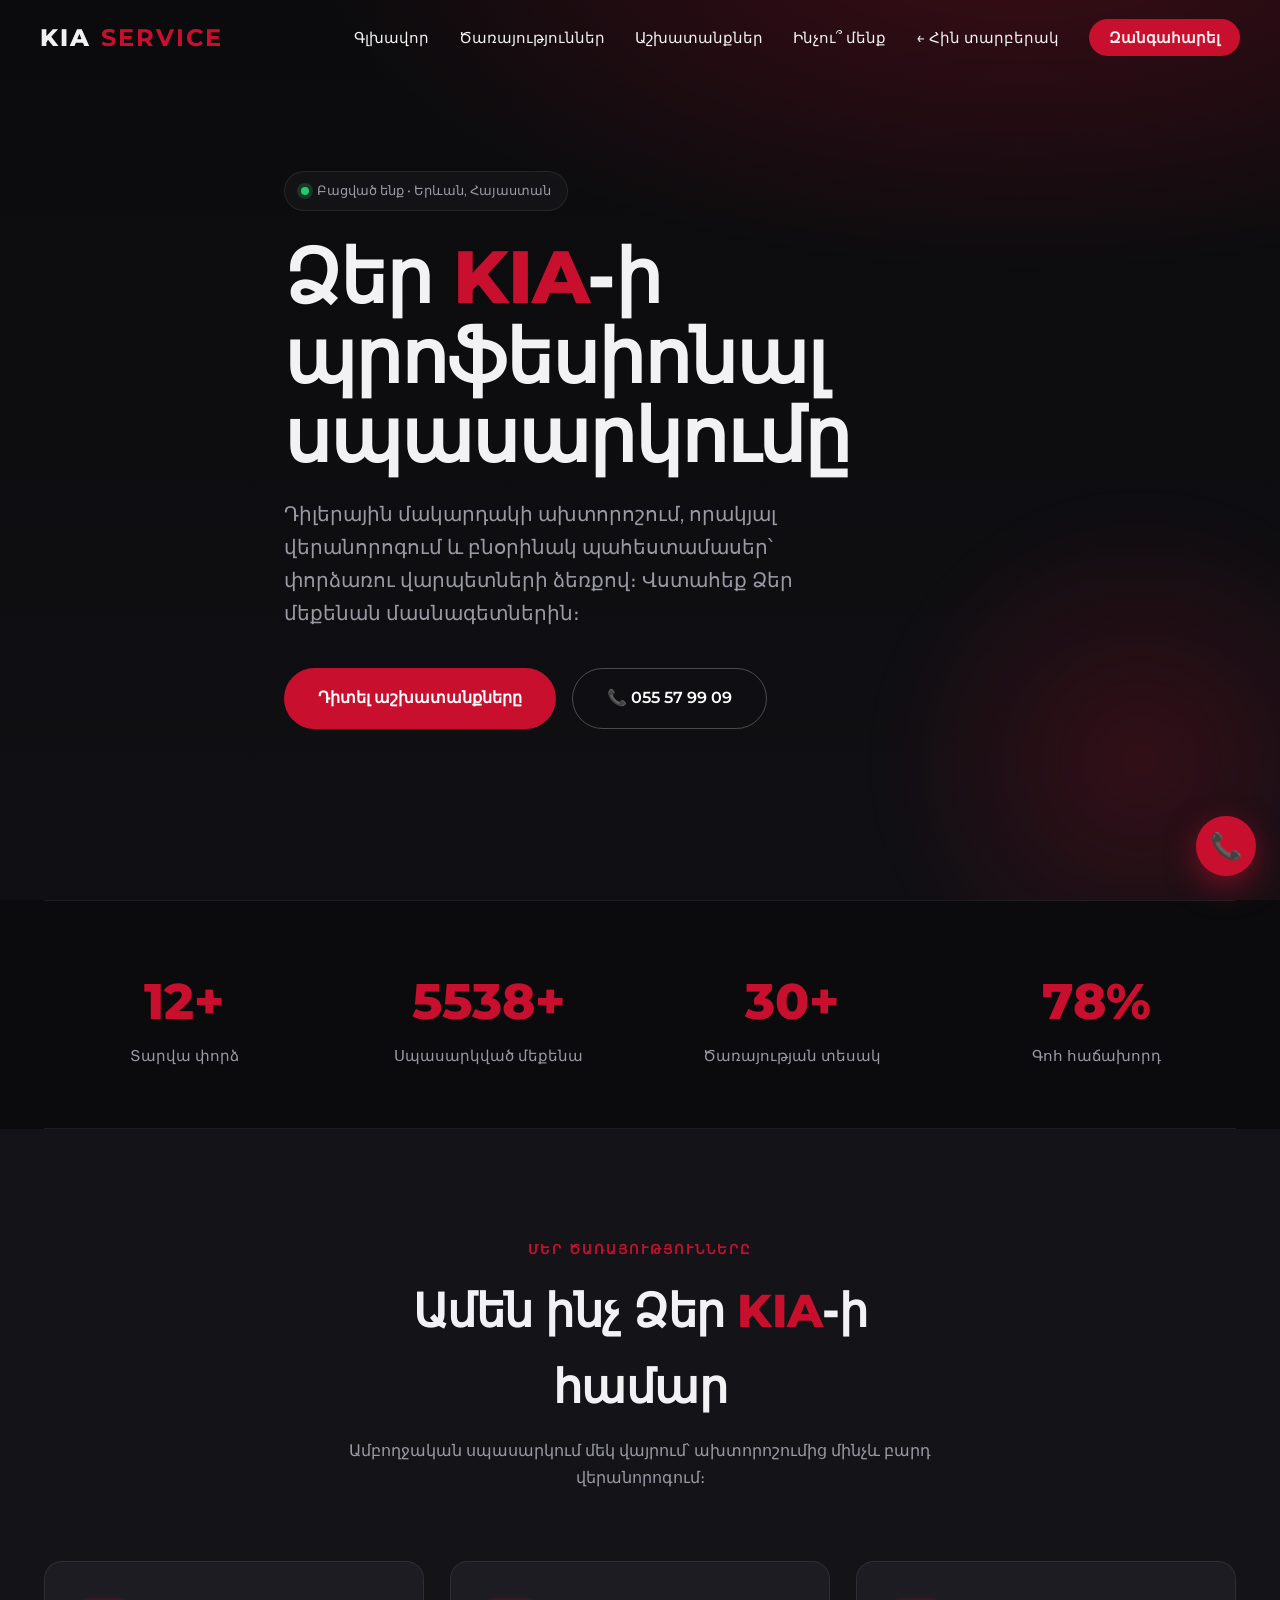
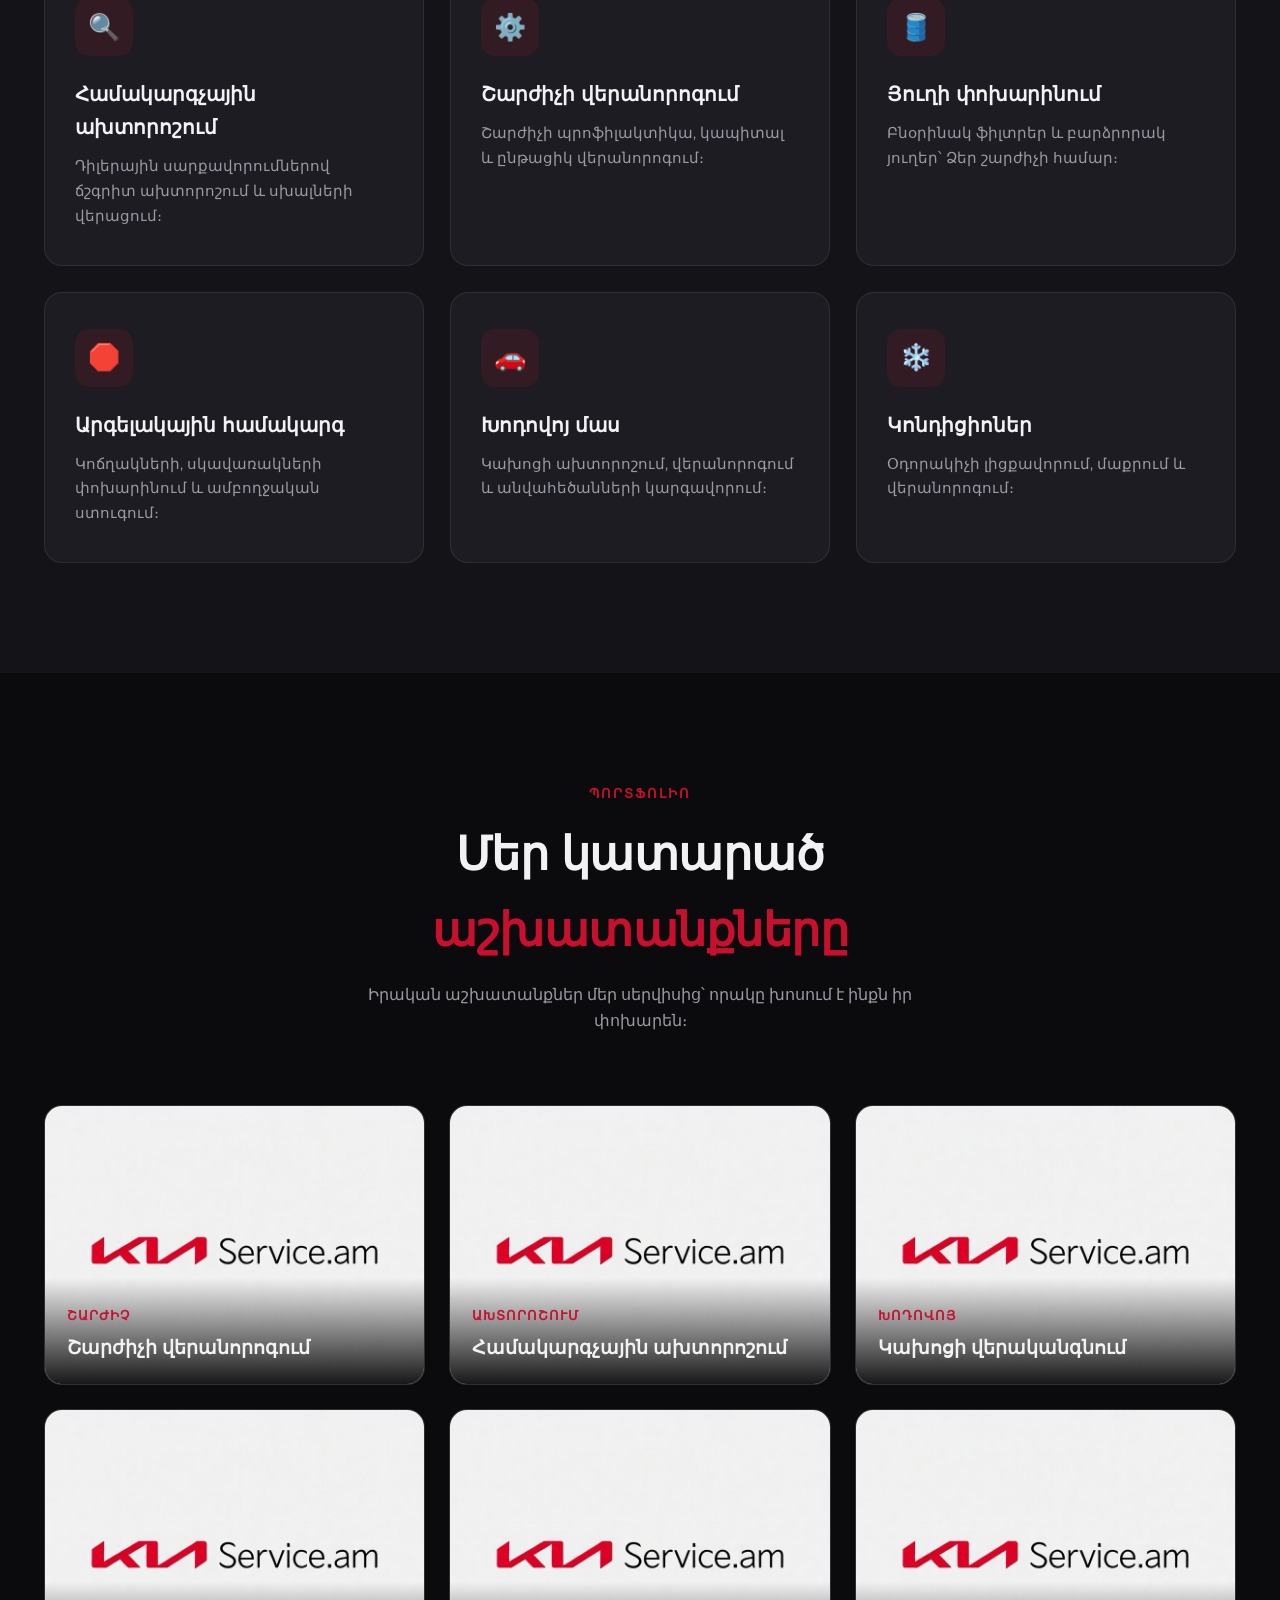
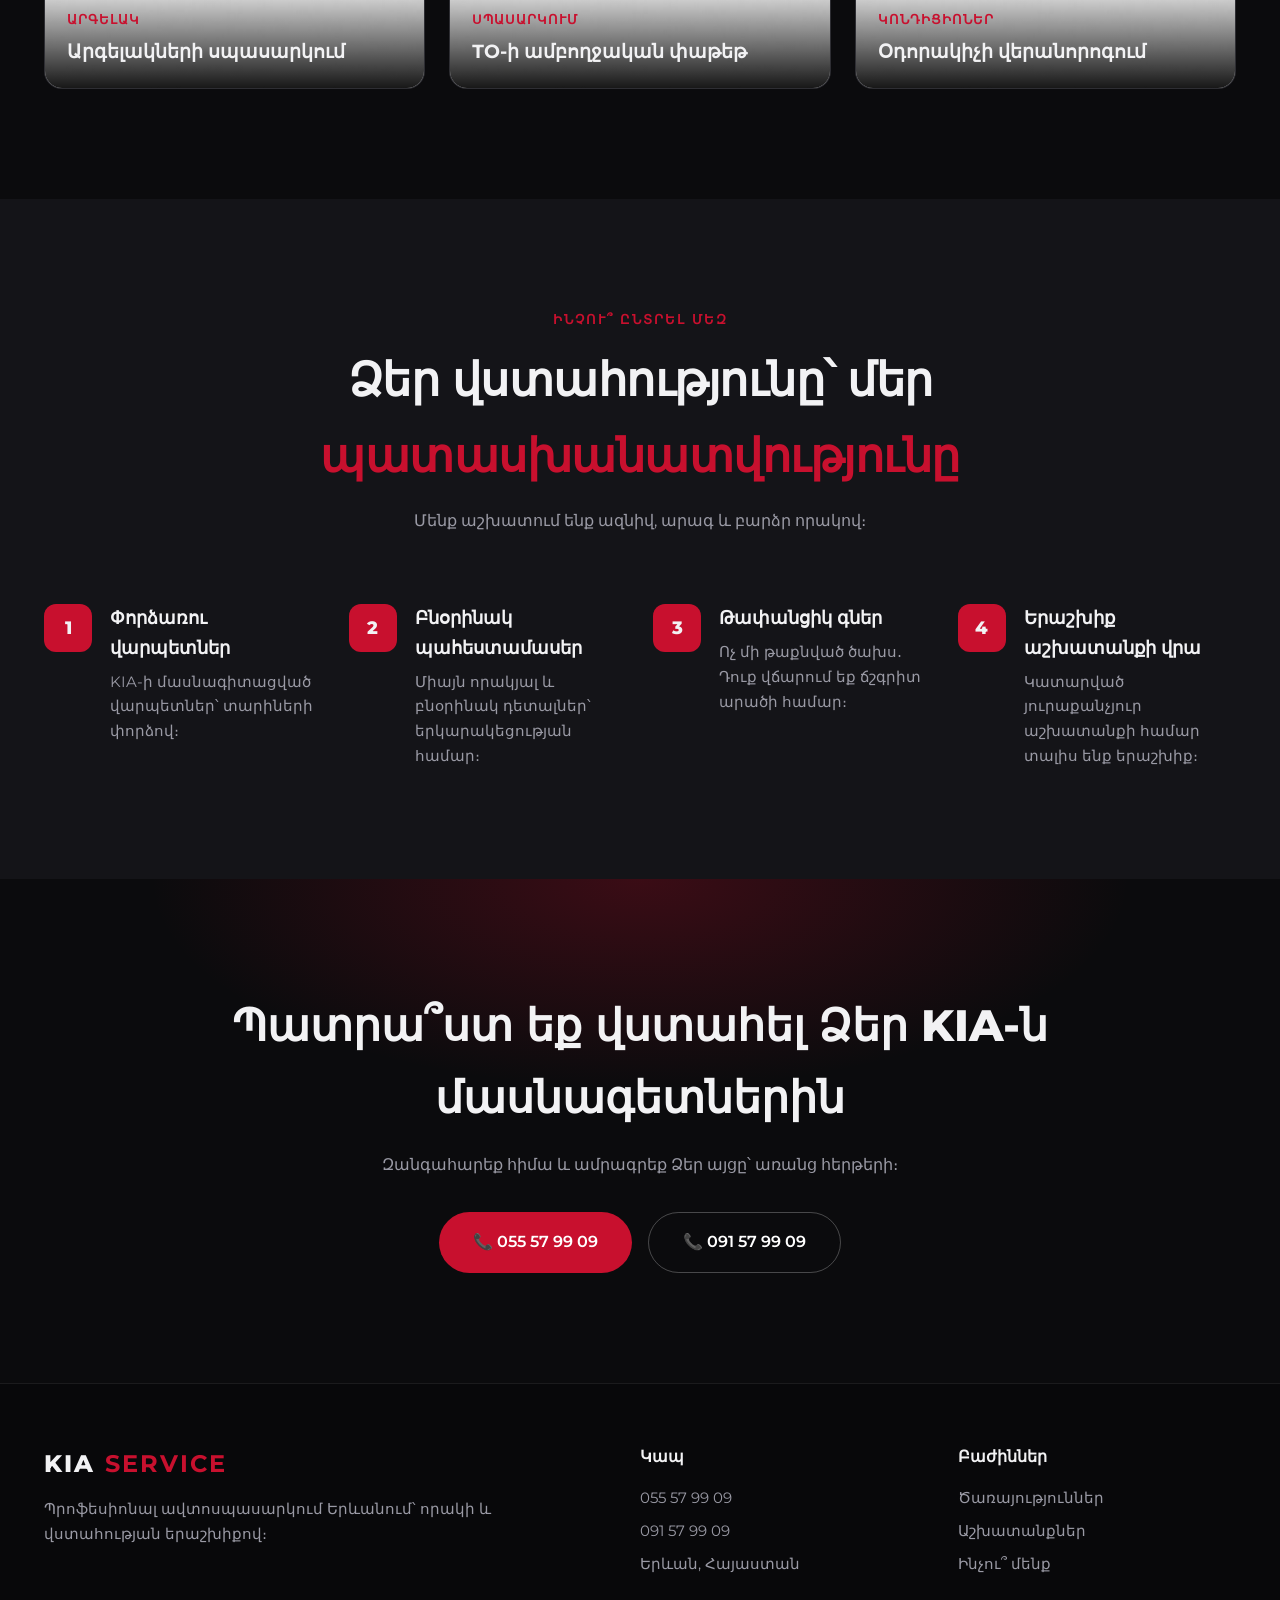
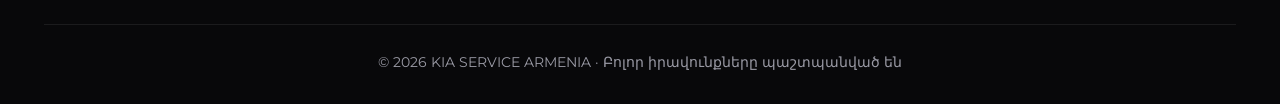
<file: kia-service-v2.html>
<!DOCTYPE html>
<html lang="hy">
<head>
    <meta charset="UTF-8">
    <meta name="viewport" content="width=device-width, initial-scale=1.0">
    <title>KIA Service v2 — Պրոֆեսիոնալ ավտոսպասարկում Երևանում</title>

    <link rel="stylesheet" href="css/v2.css">

    <link rel="preconnect" href="https://fonts.googleapis.com">
    <link rel="preconnect" href="https://fonts.gstatic.com" crossorigin>
    <link href="https://fonts.googleapis.com/css2?family=Montserrat:wght@300;400;500;600;700;800&display=swap" rel="stylesheet">
</head>

<body>

<!-- ============ HEADER ============ -->
<header>
    <div class="logo">KIA <b>SERVICE</b></div>

    <nav>
        <ul>
            <li><a href="#hero">Գլխավոր</a></li>
            <li><a href="#services">Ծառայություններ</a></li>
            <li><a href="#works">Աշխատանքներ</a></li>
            <li><a href="#why">Ինչու՞ մենք</a></li>
            <li><a href="index.html">← Հին տարբերակ</a></li>
            <li><a href="tel:+37455579909" class="btn-nav">Զանգահարել</a></li>
        </ul>
    </nav>

    <button class="burger" aria-label="Մենյու">
        <span></span><span></span><span></span>
    </button>
</header>

<!-- ============ HERO ============ -->
<section class="hero" id="hero">
    <div class="container hero-inner reveal">
        <div class="badge">
            <span class="dot"></span> Բացված ենք • Երևան, Հայաստան
        </div>
        <h1>Ձեր <span>KIA</span>-ի պրոֆեսիոնալ սպասարկումը</h1>
        <p>
            Դիլերային մակարդակի ախտորոշում, որակյալ վերանորոգում և բնօրինակ
            պահեստամասեր՝ փորձառու վարպետների ձեռքով։ Վստահեք Ձեր մեքենան մասնագետներին։
        </p>
        <div class="hero-actions">
            <a href="#works" class="btn btn-primary">Դիտել աշխատանքները</a>
            <a href="tel:+37455579909" class="btn btn-ghost">📞 055 57 99 09</a>
        </div>
    </div>
</section>

<!-- ============ STATS ============ -->
<div class="container">
    <div class="stats reveal">
        <div class="stat">
            <h3 data-count="12" data-suffix="+">0</h3>
            <p>Տարվա փորձ</p>
        </div>
        <div class="stat">
            <h3 data-count="8500" data-suffix="+">0</h3>
            <p>Սպասարկված մեքենա</p>
        </div>
        <div class="stat">
            <h3 data-count="30" data-suffix="+">0</h3>
            <p>Ծառայության տեսակ</p>
        </div>
        <div class="stat">
            <h3 data-count="98" data-suffix="%">0</h3>
            <p>Գոհ հաճախորդ</p>
        </div>
    </div>
</div>

<!-- ============ SERVICES ============ -->
<section class="services" id="services">
    <div class="container">
        <div class="section-head reveal">
            <div class="eyebrow">Մեր ծառայությունները</div>
            <h2>Ամեն ինչ Ձեր <span class="accent">KIA</span>-ի համար</h2>
            <p>Ամբողջական սպասարկում մեկ վայրում՝ ախտորոշումից մինչև բարդ վերանորոգում։</p>
        </div>

        <div class="grid">
            <div class="service-card reveal">
                <div class="icon">🔍</div>
                <h3>Համակարգչային ախտորոշում</h3>
                <p>Դիլերային սարքավորումներով ճշգրիտ ախտորոշում և սխալների վերացում։</p>
            </div>
            <div class="service-card reveal">
                <div class="icon">⚙️</div>
                <h3>Շարժիչի վերանորոգում</h3>
                <p>Շարժիչի պրոֆիլակտիկա, կապիտալ և ընթացիկ վերանորոգում։</p>
            </div>
            <div class="service-card reveal">
                <div class="icon">🛢️</div>
                <h3>Յուղի փոխարինում</h3>
                <p>Բնօրինակ ֆիլտրեր և բարձրորակ յուղեր՝ Ձեր շարժիչի համար։</p>
            </div>
            <div class="service-card reveal">
                <div class="icon">🛑</div>
                <h3>Արգելակային համակարգ</h3>
                <p>Կոճղակների, սկավառակների փոխարինում և ամբողջական ստուգում։</p>
            </div>
            <div class="service-card reveal">
                <div class="icon">🚗</div>
                <h3>Խոդովոյ մաս</h3>
                <p>Կախոցի ախտորոշում, վերանորոգում և անվահեծանների կարգավորում։</p>
            </div>
            <div class="service-card reveal">
                <div class="icon">❄️</div>
                <h3>Կոնդիցիոներ</h3>
                <p>Օդորակիչի լիցքավորում, մաքրում և վերանորոգում։</p>
            </div>
        </div>
    </div>
</section>

<!-- ============ WORKS ============ -->
<section class="works" id="works">
    <div class="container">
        <div class="section-head reveal">
            <div class="eyebrow">Պորտֆոլիո</div>
            <h2>Մեր կատարած <span class="accent">աշխատանքները</span></h2>
            <p>Իրական աշխատանքներ մեր սերվիսից՝ որակը խոսում է ինքն իր փոխարեն։</p>
        </div>

        <div class="works-grid">
            <div class="work reveal">
                <img src="css/images/WhatsApp Image 2026-06-29 at 15.32.59.jpeg" alt="Աշխատանք">
                <div class="work-info">
                    <span>ՇԱՐԺԻՉ</span>
                    <h3>Շարժիչի վերանորոգում</h3>
                </div>
            </div>
            <div class="work reveal">
                <img src="css/images/WhatsApp Image 2026-06-29 at 15.32.59.jpeg" alt="Աշխատանք">
                <div class="work-info">
                    <span>ԱԽՏՈՐՈՇՈՒՄ</span>
                    <h3>Համակարգչային ախտորոշում</h3>
                </div>
            </div>
            <div class="work reveal">
                <img src="css/images/WhatsApp Image 2026-06-29 at 15.32.59.jpeg" alt="Աշխատանք">
                <div class="work-info">
                    <span>ԽՈԴՈՎՈՅ</span>
                    <h3>Կախոցի վերականգնում</h3>
                </div>
            </div>
            <div class="work reveal">
                <img src="css/images/WhatsApp Image 2026-06-29 at 15.32.59.jpeg" alt="Աշխատանք">
                <div class="work-info">
                    <span>ԱՐԳԵԼԱԿ</span>
                    <h3>Արգելակների սպասարկում</h3>
                </div>
            </div>
            <div class="work reveal">
                <img src="css/images/WhatsApp Image 2026-06-29 at 15.32.59.jpeg" alt="Աշխատանք">
                <div class="work-info">
                    <span>ՍՊԱՍԱՐԿՈՒՄ</span>
                    <h3>ТО-ի ամբողջական փաթեթ</h3>
                </div>
            </div>
            <div class="work reveal">
                <img src="css/images/WhatsApp Image 2026-06-29 at 15.32.59.jpeg" alt="Աշխատանք">
                <div class="work-info">
                    <span>ԿՈՆԴԻՑԻՈՆԵՐ</span>
                    <h3>Օդորակիչի վերանորոգում</h3>
                </div>
            </div>
        </div>
    </div>
</section>

<!-- ============ WHY US ============ -->
<section class="why" id="why">
    <div class="container">
        <div class="section-head reveal">
            <div class="eyebrow">Ինչու՞ ընտրել մեզ</div>
            <h2>Ձեր վստահությունը՝ մեր <span class="accent">պատասխանատվությունը</span></h2>
            <p>Մենք աշխատում ենք ազնիվ, արագ և բարձր որակով։</p>
        </div>

        <div class="why-grid">
            <div class="why-item reveal">
                <div class="num">1</div>
                <div>
                    <h3>Փորձառու վարպետներ</h3>
                    <p>KIA-ի մասնագիտացված վարպետներ՝ տարիների փորձով։</p>
                </div>
            </div>
            <div class="why-item reveal">
                <div class="num">2</div>
                <div>
                    <h3>Բնօրինակ պահեստամասեր</h3>
                    <p>Միայն որակյալ և բնօրինակ դետալներ՝ երկարակեցության համար։</p>
                </div>
            </div>
            <div class="why-item reveal">
                <div class="num">3</div>
                <div>
                    <h3>Թափանցիկ գներ</h3>
                    <p>Ոչ մի թաքնված ծախս․ Դուք վճարում եք ճշգրիտ արածի համար։</p>
                </div>
            </div>
            <div class="why-item reveal">
                <div class="num">4</div>
                <div>
                    <h3>Երաշխիք աշխատանքի վրա</h3>
                    <p>Կատարված յուրաքանչյուր աշխատանքի համար տալիս ենք երաշխիք։</p>
                </div>
            </div>
        </div>
    </div>
</section>

<!-- ============ CTA ============ -->
<section class="cta">
    <div class="container reveal">
        <h2>Պատրա՞ստ եք վստահել Ձեր KIA-ն մասնագետներին</h2>
        <p>Զանգահարեք հիմա և ամրագրեք Ձեր այցը՝ առանց հերթերի։</p>
        <div class="hero-actions" style="justify-content:center">
            <a href="tel:+37455579909" class="btn btn-primary">📞 055 57 99 09</a>
            <a href="tel:+37491579909" class="btn btn-ghost">📞 091 57 99 09</a>
        </div>
    </div>
</section>

<!-- ============ FOOTER ============ -->
<footer>
    <div class="container">
        <div class="footer-grid">
            <div>
                <div class="logo" style="margin-bottom:14px">KIA <b>SERVICE</b></div>
                <p>Պրոֆեսիոնալ ավտոսպասարկում Երևանում՝ որակի և վստահության երաշխիքով։</p>
            </div>
            <div>
                <h4>Կապ</h4>
                <a href="tel:+37455579909">055 57 99 09</a>
                <a href="tel:+37491579909">091 57 99 09</a>
                <p>Երևան, Հայաստան</p>
            </div>
            <div>
                <h4>Բաժիններ</h4>
                <a href="#services">Ծառայություններ</a>
                <a href="#works">Աշխատանքներ</a>
                <a href="#why">Ինչու՞ մենք</a>
            </div>
        </div>
        <div class="footer-bottom">
            © <span id="year">2026</span> KIA SERVICE ARMENIA · Բոլոր իրավունքները պաշտպանված են
        </div>
    </div>
</footer>

<a href="tel:+37455579909" class="float-call" aria-label="Զանգահարել">📞</a>

<script src="js/v2.js"></script>

</body>
</html>
</file>
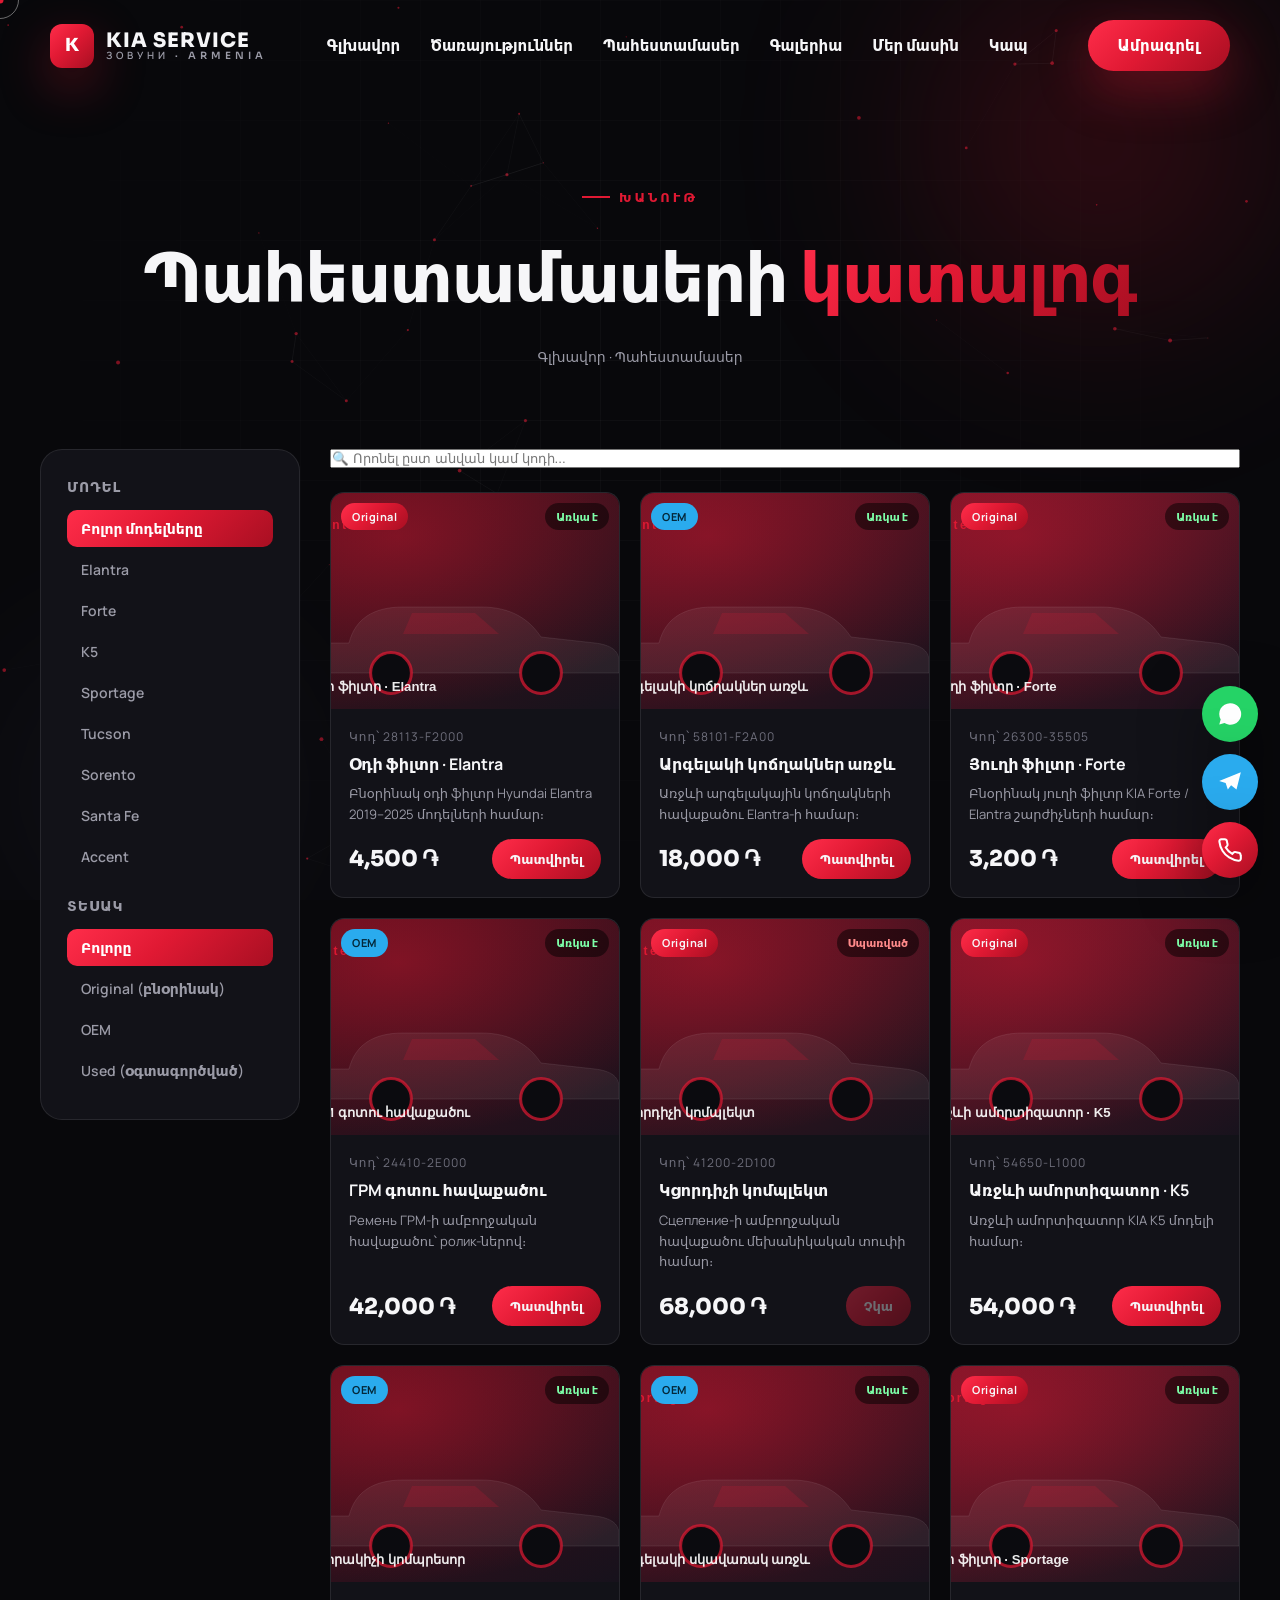
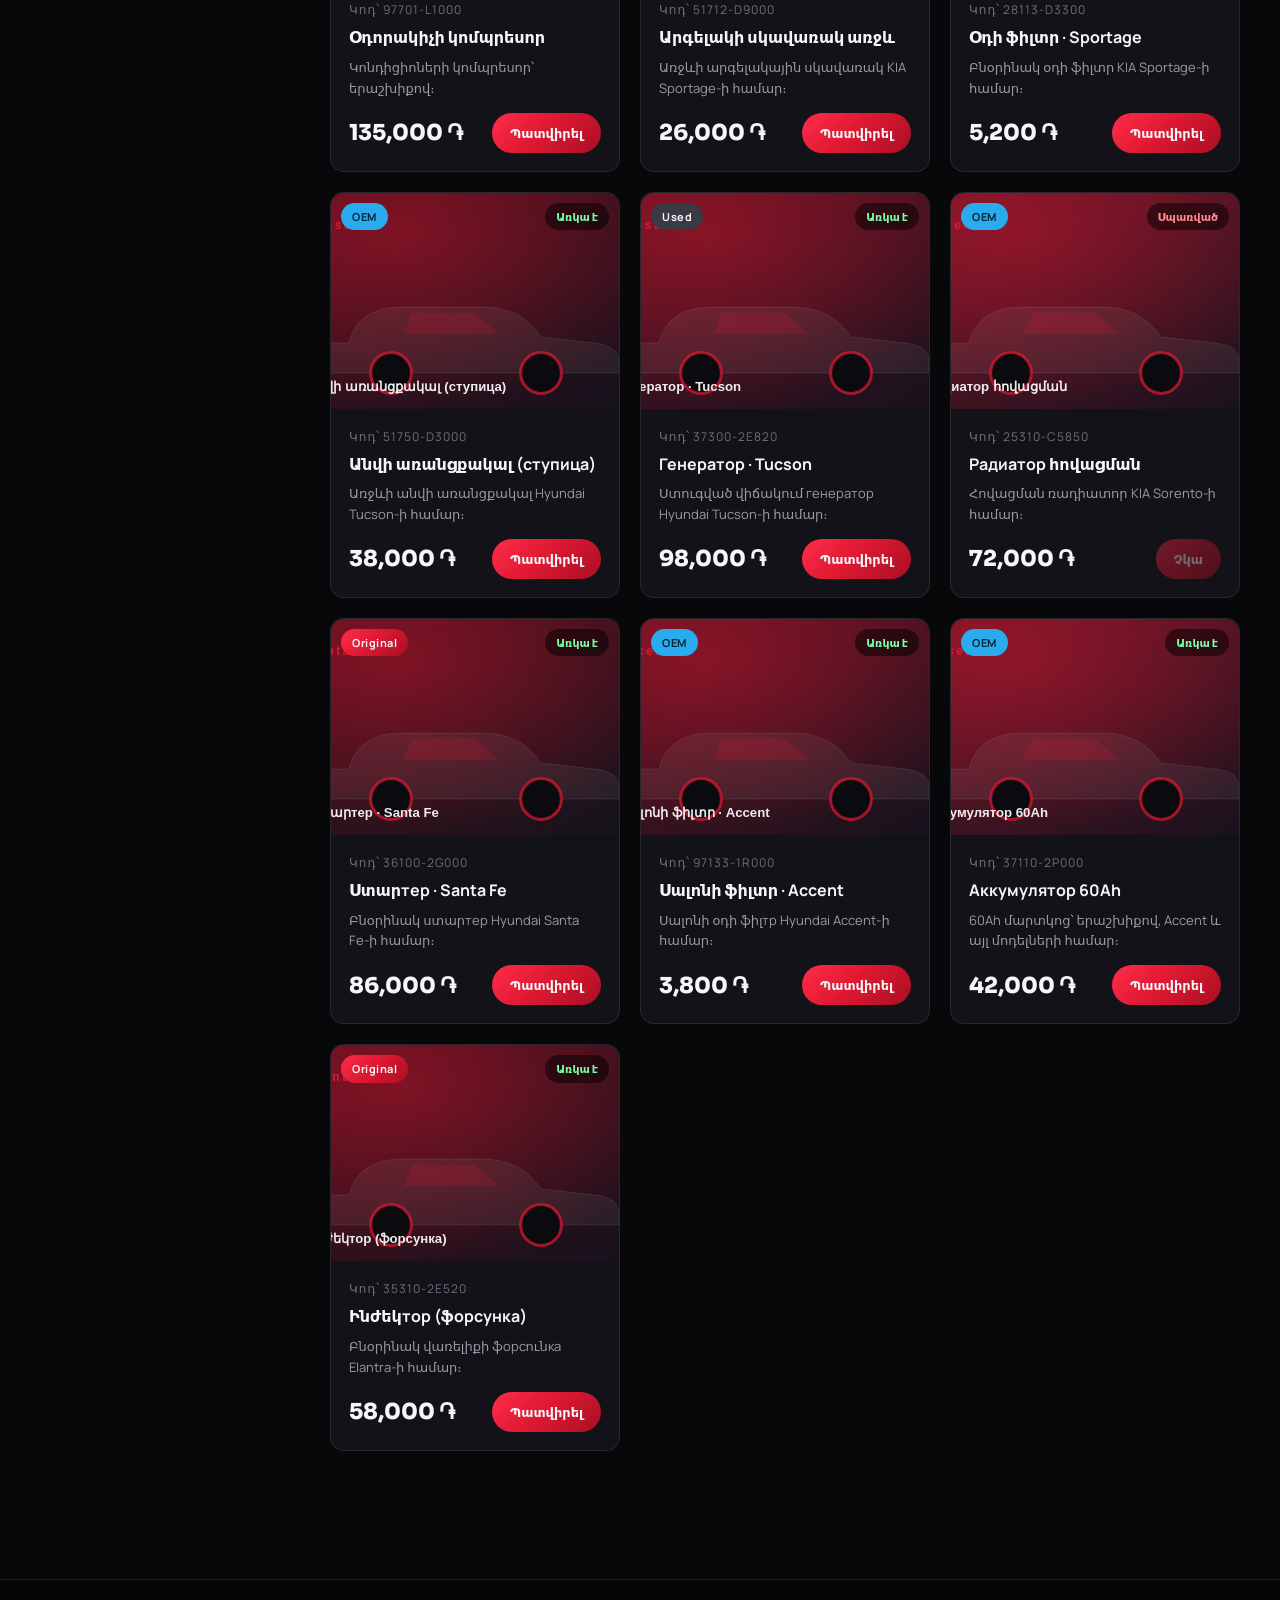
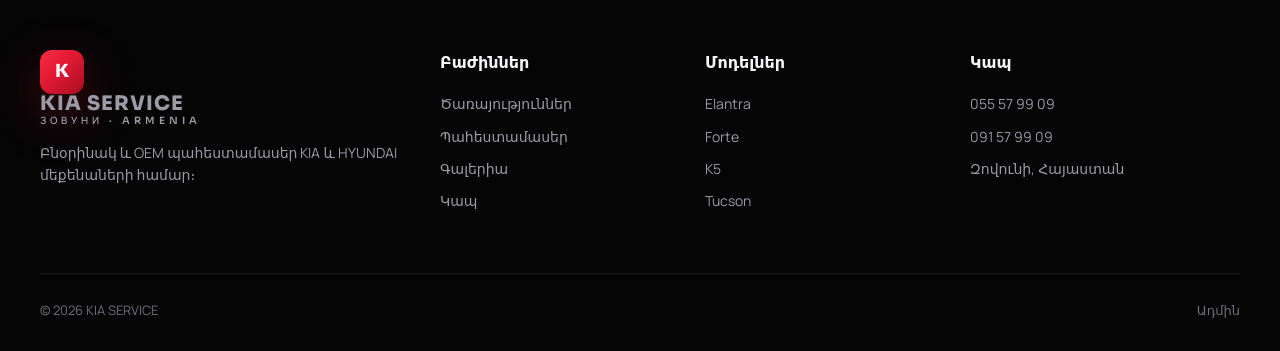
<file: parts.html>
<!DOCTYPE html>
<html lang="hy">
<head>
<meta charset="UTF-8">
<meta name="viewport" content="width=device-width, initial-scale=1.0">
<title>Պահեստամասեր — KIA SERVICE | KIA & HYUNDAI Original / OEM</title>
<meta name="description" content="KIA և HYUNDAI բնօրինակ, OEM և aftermarket պահեստամասեր՝ Elantra, Forte, K5, Sportage, Tucson, Sorento, Santa Fe, Accent։ Որոնում, ֆիլտրեր, առաքում։">
<meta name="theme-color" content="#e01933">
<meta property="og:title" content="Պահեստամասեր — KIA SERVICE">
<link rel="preconnect" href="https://fonts.googleapis.com"><link rel="preconnect" href="https://fonts.gstatic.com" crossorigin>
<link href="https://fonts.googleapis.com/css2?family=Manrope:wght@400;500;600;700;800&family=Sora:wght@600;700;800&display=swap" rel="stylesheet">
<link rel="stylesheet" href="assets/css/style.css">
</head>
<body data-page="parts">

<div class="bg-fx"><div class="orb r"></div><div class="orb w"></div><div class="grid-lines"></div></div>
<canvas id="particles"></canvas>

<header>
  <a href="index.html" class="brand"><span class="mark">K</span><span class="txt">KIA SERVICE<small>ЗОВУНИ · ARMENIA</small></span></a>
  <nav class="nav"><a href="index.html">Գլխավոր</a><a href="services.html">Ծառայություններ</a><a href="parts.html">Պահեստամասեր</a><a href="gallery.html">Գալերիա</a><a href="about.html">Մեր մասին</a><a href="contact.html">Կապ</a></nav>
  <div class="header-cta"><button class="btn btn-primary" data-open="bookingModal">Ամրագրել</button><button class="burger" aria-label="Մենյու"><span></span><span></span><span></span></button></div>
</header>

<section class="page-hero">
  <div class="container">
    <div class="eyebrow reveal" style="justify-content:center">Խանութ</div>
    <h1 class="reveal d1">Պահեստամասերի <span class="grad-text">կատալոգ</span></h1>
    <p class="crumb reveal d2"><a href="index.html">Գլխավոր</a> · Պահեստամասեր</p>
  </div>
</section>

<section style="padding-top:20px">
  <div class="container parts-layout">
    <aside class="parts-side reveal-l">
      <h4>Մոդել</h4>
      <ul class="filter-list" id="parts-cats"></ul>
      <h4>Տեսակ</h4>
      <ul class="filter-list" id="parts-types">
        <li><button class="active" data-type="all">Բոլորը</button></li>
        <li><button data-type="orig">Original (բնօրինակ)</button></li>
        <li><button data-type="oem">OEM</button></li>
        <li><button data-type="used">Used (օգտագործված)</button></li>
      </ul>
    </aside>
    <div>
      <div class="parts-search">
        <input id="parts-q" placeholder="🔍 Որոնել ըստ անվան կամ կոդի...">
      </div>
      <div class="parts-grid" id="parts-grid"></div>
    </div>
  </div>
</section>

<footer>
  <div class="container">
    <div class="foot-grid">
      <div><a href="index.html" class="brand" style="margin-bottom:16px"><span class="mark">K</span><span class="txt">KIA SERVICE<small>ЗОВУНИ · ARMENIA</small></span></a><p>Բնօրինակ և OEM պահեստամասեր KIA և HYUNDAI մեքենաների համար։</p></div>
      <div><h4>Բաժիններ</h4><a href="services.html">Ծառայություններ</a><a href="parts.html">Պահեստամասեր</a><a href="gallery.html">Գալերիա</a><a href="contact.html">Կապ</a></div>
      <div><h4>Մոդելներ</h4><a href="#">Elantra</a><a href="#">Forte</a><a href="#">K5</a><a href="#">Tucson</a></div>
      <div><h4>Կապ</h4><a href="tel:+37455579909">055 57 99 09</a><a href="tel:+37491579909">091 57 99 09</a><p>Զովունի, Հայաստան</p></div>
    </div>
    <div class="foot-bottom"><span>© <span id="year">2026</span> KIA SERVICE</span><a href="admin/index.html" style="color:var(--muted-2)">Ադմին</a></div>
  </div>
</footer>

<div class="fab">
  <a class="wa" data-wa target="_blank" aria-label="WhatsApp"><svg viewBox="0 0 24 24" fill="#fff"><path d="M12 2a10 10 0 0 0-8.6 15l-1.3 4.7 4.8-1.3A10 10 0 1 0 12 2z"/></svg></a>
  <a class="tg" data-tg target="_blank" aria-label="Telegram"><svg viewBox="0 0 24 24" fill="#fff"><path d="M22 3L2 11l6 2 2 6 3-4 5 4z"/></svg></a>
  <a class="call" data-call aria-label="Զանգ"><svg viewBox="0 0 24 24" fill="none" stroke="#fff" stroke-width="1.9"><path d="M22 16.9v3a2 2 0 0 1-2.2 2 19.8 19.8 0 0 1-8.6-3 19.5 19.5 0 0 1-6-6 19.8 19.8 0 0 1-3-8.6A2 2 0 0 1 4.1 2h3a2 2 0 0 1 2 1.7c.1.9.3 1.8.6 2.6a2 2 0 0 1-.5 2.1L8.1 9.6a16 16 0 0 0 6 6l1.2-1.2a2 2 0 0 1 2.1-.4c.8.3 1.7.5 2.6.6a2 2 0 0 1 1.7 2z"/></svg></a>
</div>

<div class="modal-back" id="bookingModal">
  <div class="modal modal-lg glass">
    <div class="modal-head"><div><h3>Ամրագրել սպասարկում</h3><p>Լրացրեք ձևը՝ մենք կկապվենք Ձեզ հետ</p></div><button class="modal-close">✕</button></div>
    <div class="modal-body"><form id="bookingForm">
      <div class="two-col"><div class="field"><label>Անուն *</label><input name="name" required placeholder="Ձեր անունը"></div><div class="field"><label>Հեռախոս *</label><input name="phone" required type="tel" placeholder="0XX XXX XXX"></div></div>
      <div class="two-col"><div class="field"><label>Մեքենա</label><select name="car"><option>KIA Elantra</option><option>KIA Forte</option><option>KIA K5</option><option>Hyundai Tucson</option><option>Այլ</option></select></div><div class="field"><label>Տարեթիվ</label><select name="year"><option>2025</option><option>2024</option><option>2023</option><option>2022</option><option>2021</option><option>2020</option><option>2019</option></select></div></div>
      <div class="field"><label>Խնդիրը</label><textarea name="problem" placeholder="Նկարագրեք անսարքությունը..."></textarea></div>
      <div class="two-col"><div class="field"><label>Ամսաթիվ</label><input name="date" type="date"></div><div class="field"><label>Ժամ</label><input name="time" type="time"></div></div>
      <div class="two-col" style="margin-top:8px"><button type="submit" class="btn btn-wa" style="justify-content:center">Ուղարկել WhatsApp</button><button type="button" data-send="tg" class="btn btn-tg" style="justify-content:center">Ուղարկել Telegram</button></div>
    </form></div>
  </div>
</div>

<script src="assets/js/main.js"></script>
<script src="assets/js/render.js"></script>
<script src="assets/js/parts.js"></script>
</body>
</html>
</file>
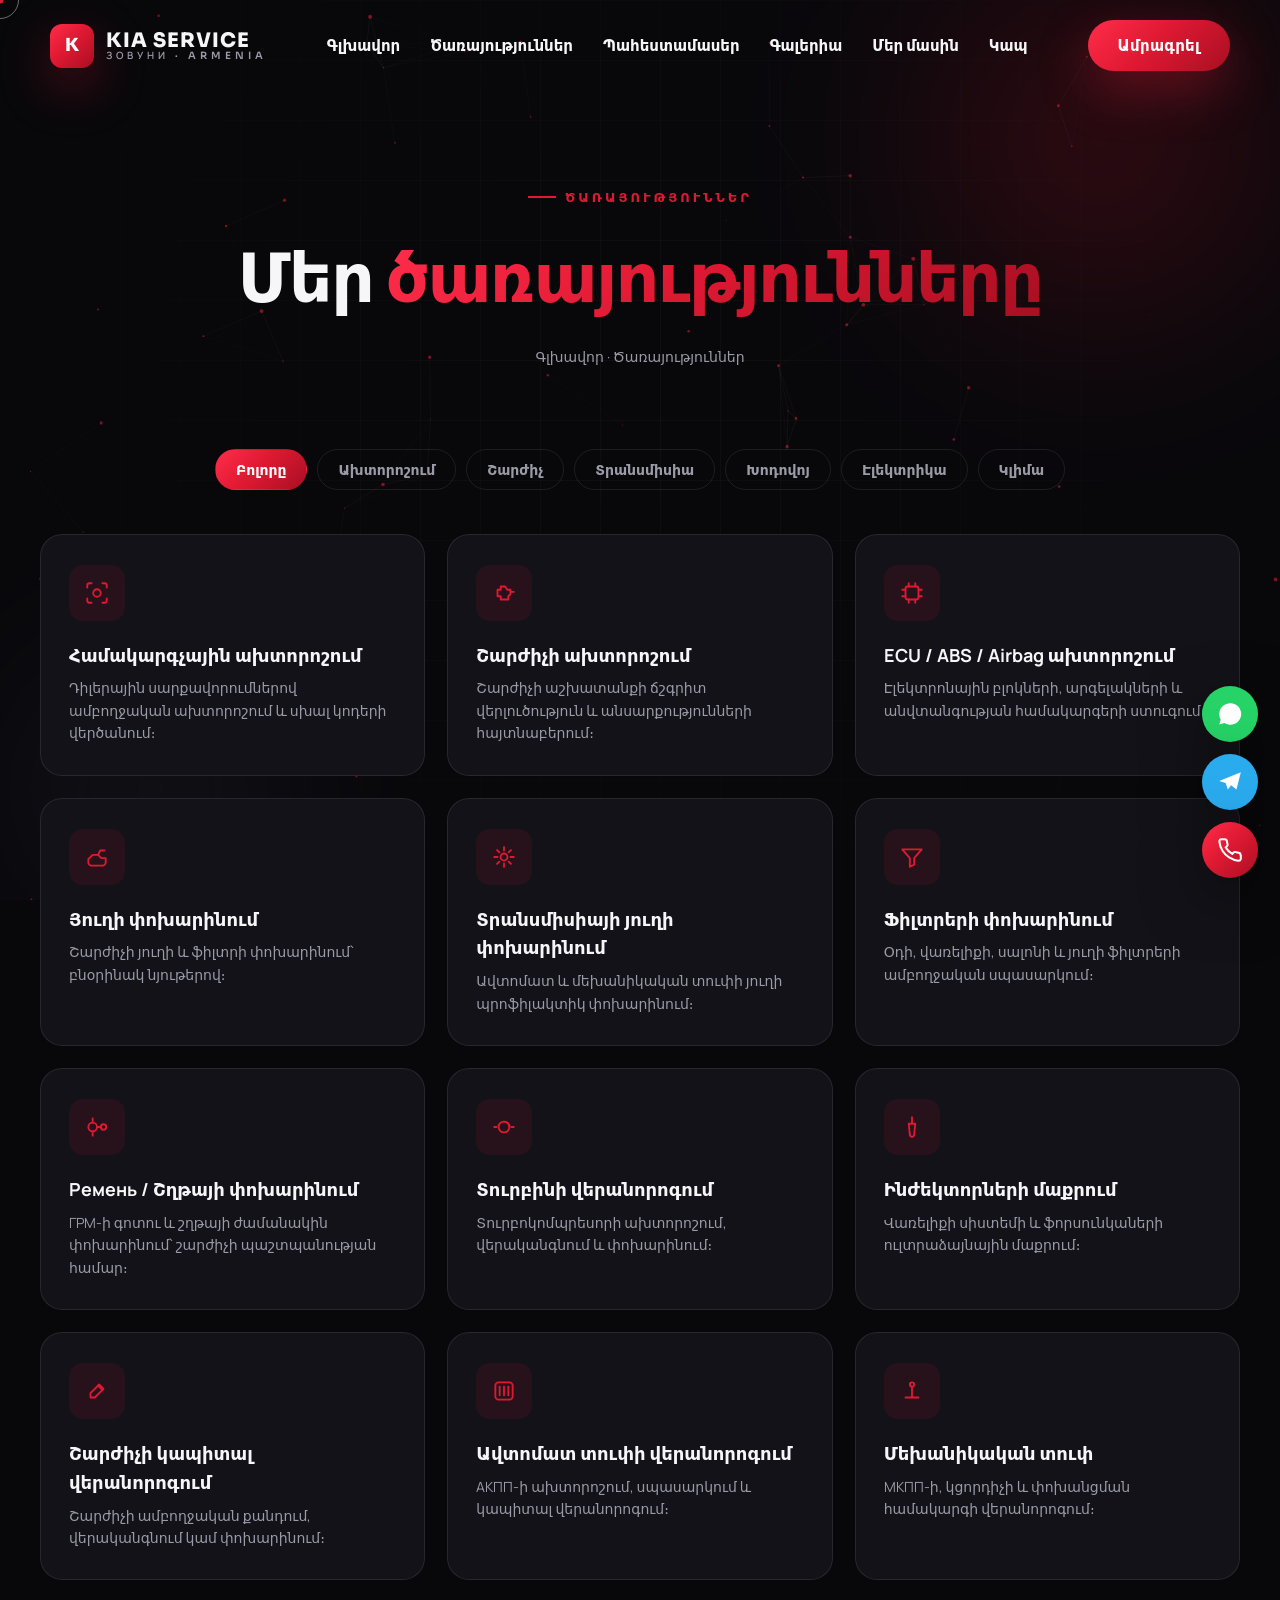
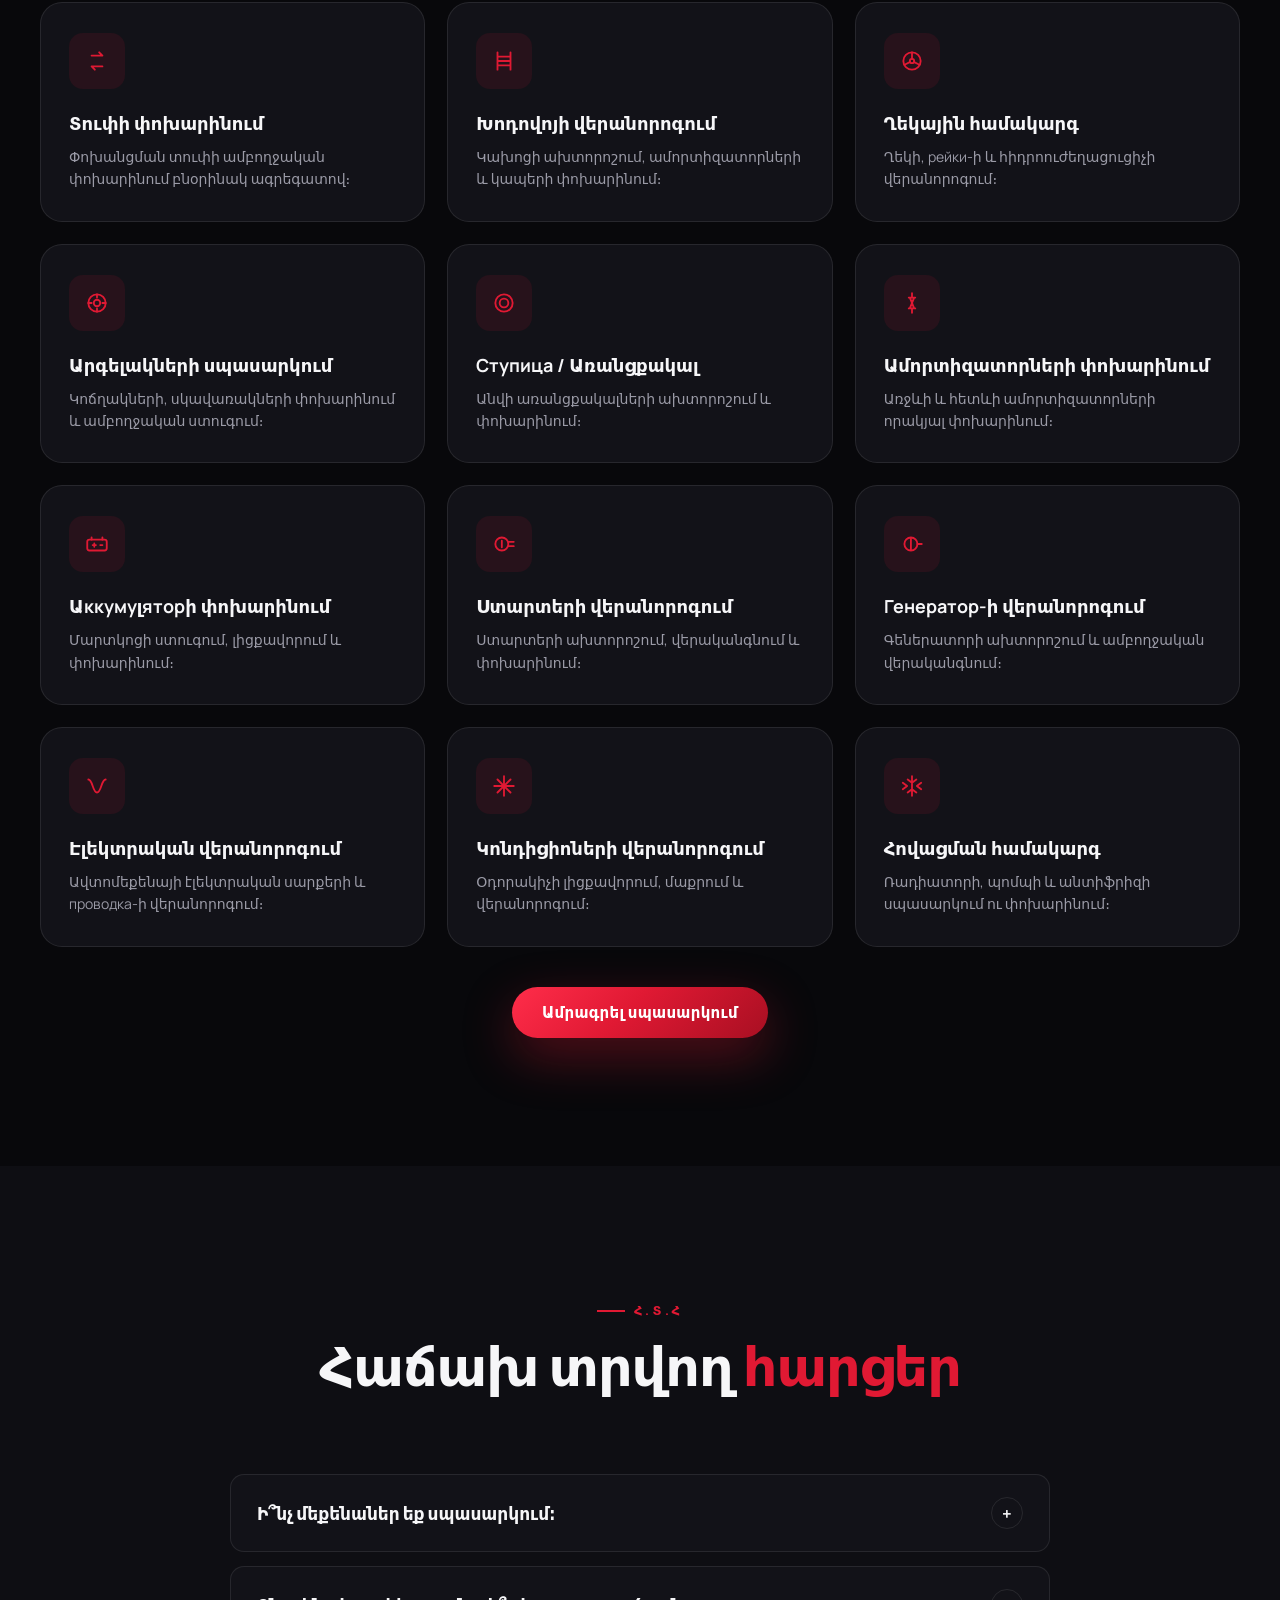
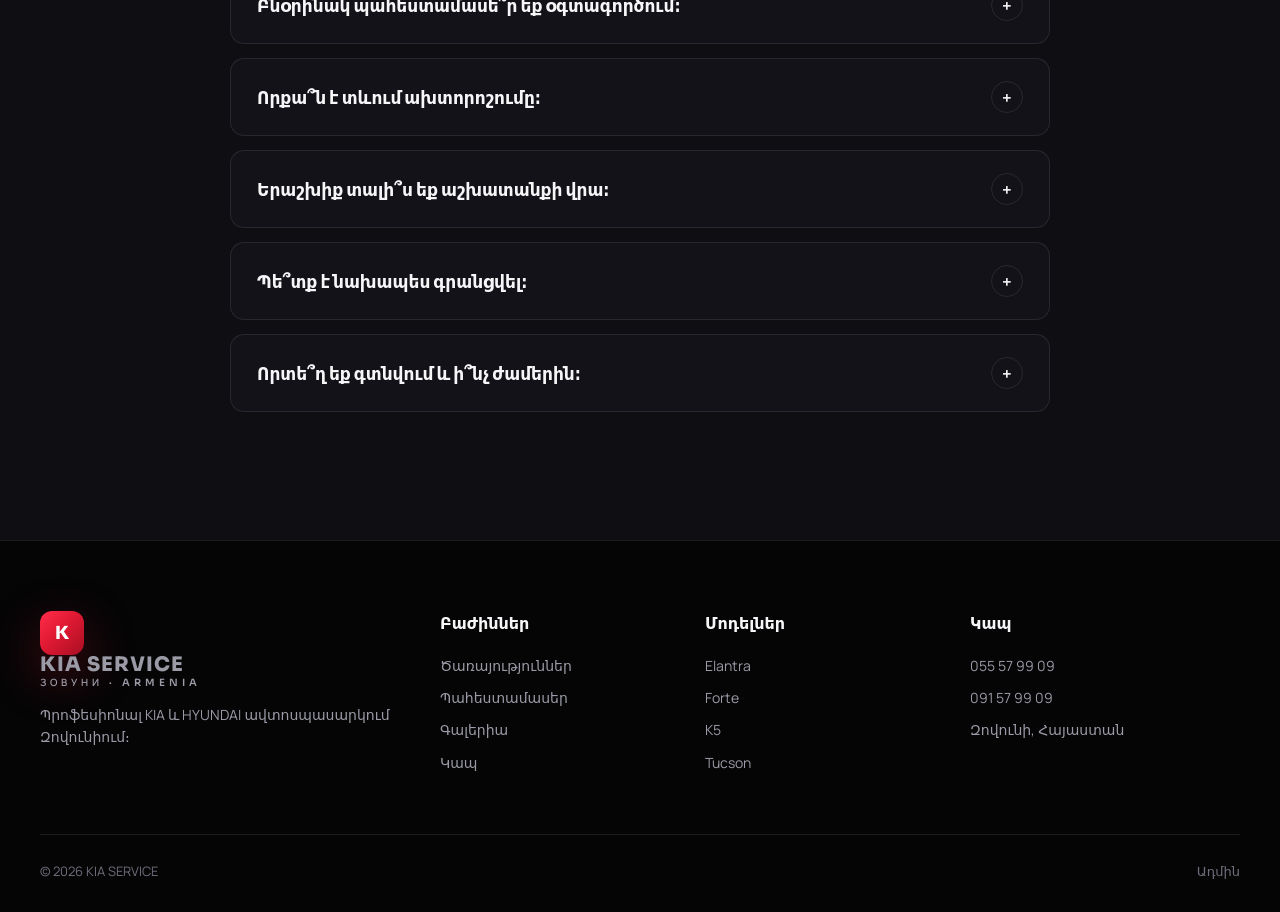
<file: services.html>
<!DOCTYPE html>
<html lang="hy">
<head>
<meta charset="UTF-8">
<meta name="viewport" content="width=device-width, initial-scale=1.0">
<title>Ծառայություններ — KIA SERVICE | KIA & HYUNDAI ավտոսպասարկում</title>
<meta name="description" content="KIA SERVICE-ի ամբողջական ծառայությունների ցանկ՝ ախտորոշում, շարժիչ, տրանսմիսիա, խոդովոյ, էլեկտրիկա և կլիմա։ Բնօրինակ պահեստամասեր և երաշխիք։">
<meta name="theme-color" content="#e01933">
<meta property="og:title" content="Ծառայություններ — KIA SERVICE">
<meta property="og:description" content="30+ ծառայություն KIA և HYUNDAI մեքենաների համար։">
<link rel="preconnect" href="https://fonts.googleapis.com">
<link rel="preconnect" href="https://fonts.gstatic.com" crossorigin>
<link href="https://fonts.googleapis.com/css2?family=Manrope:wght@400;500;600;700;800&family=Sora:wght@600;700;800&display=swap" rel="stylesheet">
<link rel="stylesheet" href="assets/css/style.css">
</head>
<body data-page="services">

<div class="bg-fx"><div class="orb r"></div><div class="orb w"></div><div class="grid-lines"></div></div>
<canvas id="particles"></canvas>

<header>
  <a href="index.html" class="brand"><span class="mark">K</span><span class="txt">KIA SERVICE<small>ЗОВУНИ · ARMENIA</small></span></a>
  <nav class="nav">
    <a href="index.html">Գլխավոր</a><a href="services.html">Ծառայություններ</a><a href="parts.html">Պահեստամասեր</a>
    <a href="gallery.html">Գալերիա</a><a href="about.html">Մեր մասին</a><a href="contact.html">Կապ</a>
  </nav>
  <div class="header-cta">
    <button class="btn btn-primary" data-open="bookingModal">Ամրագրել</button>
    <button class="burger" aria-label="Մենյու"><span></span><span></span><span></span></button>
  </div>
</header>

<section class="page-hero">
  <div class="container">
    <div class="eyebrow reveal" style="justify-content:center">Ծառայություններ</div>
    <h1 class="reveal d1">Մեր <span class="grad-text">ծառայությունները</span></h1>
    <p class="crumb reveal d2"><a href="index.html">Գլխավոր</a> · Ծառայություններ</p>
  </div>
</section>

<section style="padding-top:20px">
  <div class="container">
    <div class="svc-toolbar" id="svc-toolbar">
      <button class="chip active" data-cat="all">Բոլորը</button>
      <button class="chip" data-cat="diag">Ախտորոշում</button>
      <button class="chip" data-cat="engine">Շարժիչ</button>
      <button class="chip" data-cat="trans">Տրանսմիսիա</button>
      <button class="chip" data-cat="chassis">Խոդովոյ</button>
      <button class="chip" data-cat="elec">Էլեկտրիկա</button>
      <button class="chip" data-cat="comfort">Կլիմա</button>
    </div>
    <div class="svc-grid" id="svc-grid"></div>
    <div class="text-center mt-40"><button class="btn btn-primary" data-open="bookingModal">Ամրագրել սպասարկում</button></div>
  </div>
</section>

<!-- FAQ -->
<section id="faq" class="stats">
  <div class="container">
    <div class="section-head reveal"><div class="eyebrow">Հ.Տ.Հ</div><h2>Հաճախ տրվող <span class="accent">հարցեր</span></h2></div>
    <div class="faq-wrap" id="faq-wrap"></div>
  </div>
</section>

<footer>
  <div class="container">
    <div class="foot-grid">
      <div><a href="index.html" class="brand" style="margin-bottom:16px"><span class="mark">K</span><span class="txt">KIA SERVICE<small>ЗОВУНИ · ARMENIA</small></span></a><p>Պրոֆեսիոնալ KIA և HYUNDAI ավտոսպասարկում Զովունիում։</p></div>
      <div><h4>Բաժիններ</h4><a href="services.html">Ծառայություններ</a><a href="parts.html">Պահեստամասեր</a><a href="gallery.html">Գալերիա</a><a href="contact.html">Կապ</a></div>
      <div><h4>Մոդելներ</h4><a href="#">Elantra</a><a href="#">Forte</a><a href="#">K5</a><a href="#">Tucson</a></div>
      <div><h4>Կապ</h4><a href="tel:+37455579909">055 57 99 09</a><a href="tel:+37491579909">091 57 99 09</a><p>Զովունի, Հայաստան</p></div>
    </div>
    <div class="foot-bottom"><span>© <span id="year">2026</span> KIA SERVICE</span><a href="admin/index.html" style="color:var(--muted-2)">Ադմին</a></div>
  </div>
</footer>

<div class="fab">
  <a class="wa" data-wa target="_blank" aria-label="WhatsApp"><svg viewBox="0 0 24 24" fill="#fff"><path d="M12 2a10 10 0 0 0-8.6 15l-1.3 4.7 4.8-1.3A10 10 0 1 0 12 2z"/></svg></a>
  <a class="tg" data-tg target="_blank" aria-label="Telegram"><svg viewBox="0 0 24 24" fill="#fff"><path d="M22 3L2 11l6 2 2 6 3-4 5 4z"/></svg></a>
  <a class="call" data-call aria-label="Զանգ"><svg viewBox="0 0 24 24" fill="none" stroke="#fff" stroke-width="1.9"><path d="M22 16.9v3a2 2 0 0 1-2.2 2 19.8 19.8 0 0 1-8.6-3 19.5 19.5 0 0 1-6-6 19.8 19.8 0 0 1-3-8.6A2 2 0 0 1 4.1 2h3a2 2 0 0 1 2 1.7c.1.9.3 1.8.6 2.6a2 2 0 0 1-.5 2.1L8.1 9.6a16 16 0 0 0 6 6l1.2-1.2a2 2 0 0 1 2.1-.4c.8.3 1.7.5 2.6.6a2 2 0 0 1 1.7 2z"/></svg></a>
</div>

<div class="modal-back" id="bookingModal">
  <div class="modal modal-lg glass">
    <div class="modal-head"><div><h3>Ամրագրել սպասարկում</h3><p>Լրացրեք ձևը՝ մենք կկապվենք Ձեզ հետ</p></div><button class="modal-close">✕</button></div>
    <div class="modal-body"><form id="bookingForm">
      <div class="two-col"><div class="field"><label>Անուն *</label><input name="name" required placeholder="Ձեր անունը"></div><div class="field"><label>Հեռախոս *</label><input name="phone" required type="tel" placeholder="0XX XXX XXX"></div></div>
      <div class="two-col"><div class="field"><label>Մեքենա</label><select name="car"><option>KIA Elantra</option><option>KIA Forte</option><option>KIA K5</option><option>KIA Sportage</option><option>Hyundai Tucson</option><option>Hyundai Santa Fe</option><option>Այլ</option></select></div><div class="field"><label>Տարեթիվ</label><select name="year"><option>2025</option><option>2024</option><option>2023</option><option>2022</option><option>2021</option><option>2020</option><option>2019</option></select></div></div>
      <div class="field"><label>Խնդիրը</label><textarea name="problem" placeholder="Նկարագրեք անսարքությունը..."></textarea></div>
      <div class="two-col"><div class="field"><label>Ամսաթիվ</label><input name="date" type="date"></div><div class="field"><label>Ժամ</label><input name="time" type="time"></div></div>
      <div class="two-col" style="margin-top:8px"><button type="submit" class="btn btn-wa" style="justify-content:center">Ուղարկել WhatsApp</button><button type="button" data-send="tg" class="btn btn-tg" style="justify-content:center">Ուղարկել Telegram</button></div>
    </form></div>
  </div>
</div>

<script src="assets/js/main.js"></script>
<script src="assets/js/render.js"></script>
</body>
</html>
</file>
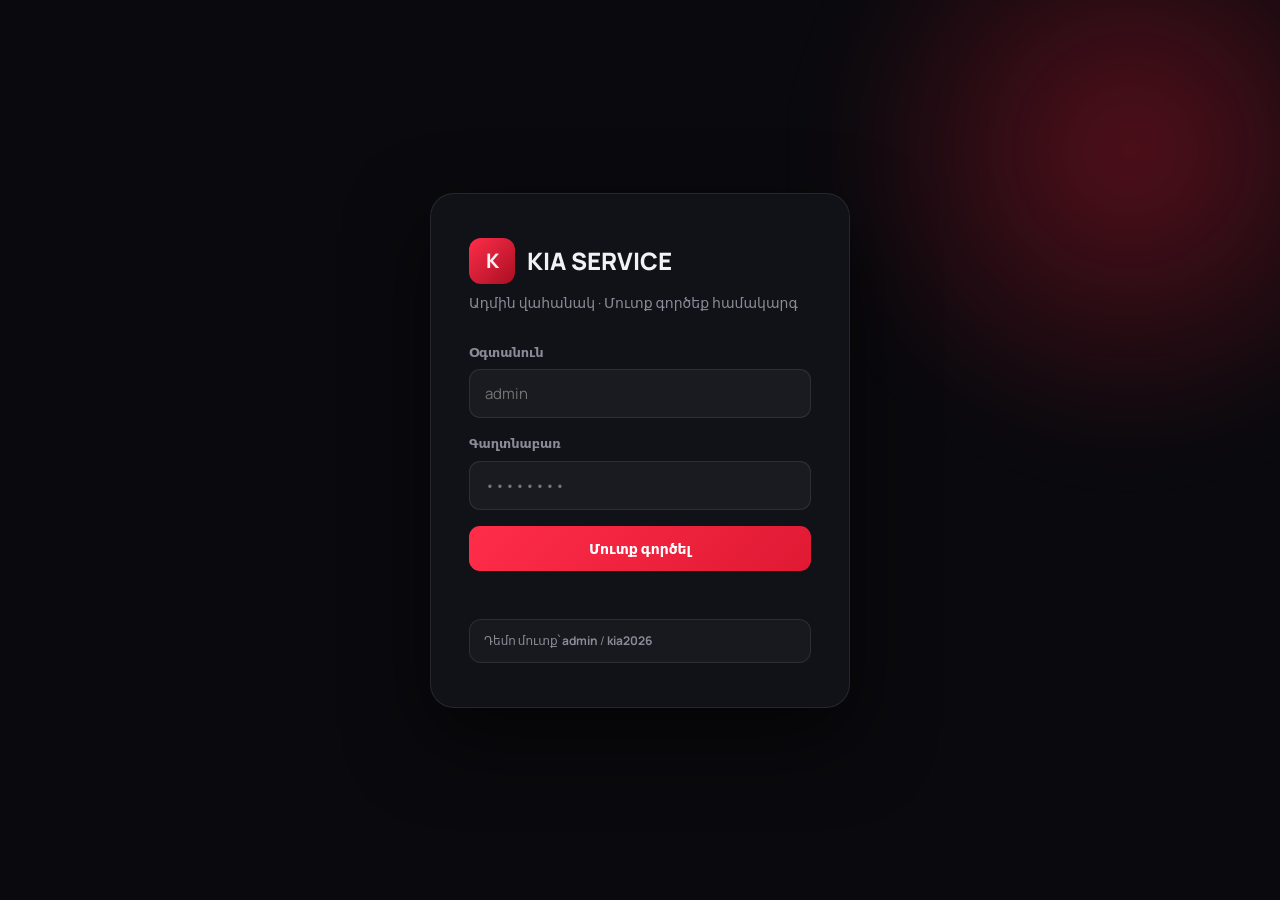
<file: admin/dashboard.html>
<!DOCTYPE html>
<html lang="hy">
<head>
<meta charset="UTF-8">
<meta name="viewport" content="width=device-width, initial-scale=1.0">
<title>Ադմին · Վահանակ — KIA SERVICE</title>
<meta name="robots" content="noindex,nofollow">
<link rel="preconnect" href="https://fonts.googleapis.com"><link rel="preconnect" href="https://fonts.gstatic.com" crossorigin>
<link href="https://fonts.googleapis.com/css2?family=Manrope:wght@400;500;600;700;800&display=swap" rel="stylesheet">
<link rel="stylesheet" href="admin.css">
</head>
<body>
<div class="admin">

  <!-- Sidebar -->
  <aside class="sidebar">
    <div class="logo"><span class="mark">K</span><div><b>KIA SERVICE</b><small>ADMIN</small></div></div>
    <button class="nav-item active" data-sec="dashboard" data-title="Վահանակ"><svg viewBox="0 0 24 24" fill="none" stroke="currentColor" stroke-width="1.8"><rect x="3" y="3" width="7" height="9"/><rect x="14" y="3" width="7" height="5"/><rect x="14" y="12" width="7" height="9"/><rect x="3" y="16" width="7" height="5"/></svg> Վահանակ</button>
    <button class="nav-item" data-sec="parts" data-title="Պահեստամասեր"><svg viewBox="0 0 24 24" fill="none" stroke="currentColor" stroke-width="1.8"><path d="M14 6a4 4 0 0 0-5 5l-6 6 3 3 6-6a4 4 0 0 0 5-5l-3 3-3-3z"/></svg> Պահեստամասեր</button>
    <button class="nav-item" data-sec="services" data-title="Ծառայություններ"><svg viewBox="0 0 24 24" fill="none" stroke="currentColor" stroke-width="1.8"><circle cx="12" cy="12" r="3"/><path d="M12 3v3M12 18v3M3 12h3M18 12h3"/></svg> Ծառայություններ</button>
    <button class="nav-item" data-sec="gallery" data-title="Գալերիա"><svg viewBox="0 0 24 24" fill="none" stroke="currentColor" stroke-width="1.8"><rect x="3" y="3" width="18" height="18" rx="2"/><circle cx="9" cy="9" r="2"/><path d="M21 15l-5-5L5 21"/></svg> Գալերիա</button>
    <button class="nav-item" data-sec="videos" data-title="Վիդեո"><svg viewBox="0 0 24 24" fill="none" stroke="currentColor" stroke-width="1.8"><rect x="2" y="4" width="20" height="16" rx="2"/><path d="M10 9l5 3-5 3z"/></svg> Վիդեո</button>
    <button class="nav-item" data-sec="reviews" data-title="Կարծիքներ"><svg viewBox="0 0 24 24" fill="none" stroke="currentColor" stroke-width="1.8"><path d="M12 2l3 6 6 .9-4.5 4.3L18 20l-6-3-6 3 1.5-6.8L3 8.9 9 8z"/></svg> Կարծիքներ</button>
    <button class="nav-item" data-sec="faq" data-title="Հ.Տ.Հ"><svg viewBox="0 0 24 24" fill="none" stroke="currentColor" stroke-width="1.8"><circle cx="12" cy="12" r="10"/><path d="M9.1 9a3 3 0 0 1 5.8 1c0 2-3 3-3 3M12 17h.01"/></svg> Հ.Տ.Հ</button>
    <button class="nav-item" data-sec="specialists" data-title="Վարպետներ"><svg viewBox="0 0 24 24" fill="none" stroke="currentColor" stroke-width="1.8"><circle cx="12" cy="8" r="4"/><path d="M4 21a8 8 0 0 1 16 0"/></svg> Վարպետներ</button>
    <button class="nav-item" data-sec="settings" data-title="Կարգավորումներ"><svg viewBox="0 0 24 24" fill="none" stroke="currentColor" stroke-width="1.8"><circle cx="12" cy="12" r="3"/><path d="M19 12a7 7 0 0 0-.1-1l2-1.6-2-3.4-2.4 1a7 7 0 0 0-1.7-1L14.5 2h-5l-.3 3a7 7 0 0 0-1.7 1l-2.4-1-2 3.4L5 11a7 7 0 0 0 0 2l-2 1.6 2 3.4 2.4-1a7 7 0 0 0 1.7 1l.3 3h5l.3-3a7 7 0 0 0 1.7-1l2.4 1 2-3.4L19 13a7 7 0 0 0 0-1z"/></svg> Կարգավորումներ</button>
    <button class="nav-item logout" id="logoutBtn"><svg viewBox="0 0 24 24" fill="none" stroke="currentColor" stroke-width="1.8"><path d="M9 21H5a2 2 0 0 1-2-2V5a2 2 0 0 1 2-2h4M16 17l5-5-5-5M21 12H9"/></svg> Ելք</button>
  </aside>

  <!-- Main -->
  <main class="main">
    <div class="topbar">
      <div style="display:flex;align-items:center;gap:12px">
        <button class="mobile-toggle"><svg width="20" height="20" viewBox="0 0 24 24" fill="none" stroke="#fff" stroke-width="2"><path d="M3 6h18M3 12h18M3 18h18"/></svg></button>
        <h2 id="pageTitle">Վահանակ</h2>
      </div>
      <div class="actions">
        <span class="badge">● Online</span>
        <label class="btn btn-ghost btn-sm" style="cursor:pointer">Ներմուծել<input type="file" id="importInput" accept="application/json" hidden></label>
        <button class="btn btn-green btn-sm" id="exportBtn">Արտահանել JSON</button>
        <button class="btn btn-danger btn-sm" id="resetBtn">Reset</button>
        <a class="btn btn-ghost btn-sm" href="../index.html" target="_blank">Կայք ↗</a>
      </div>
    </div>

    <!-- Dashboard -->
    <section class="section active" id="sec-dashboard">
      <div class="cards" id="statCards"></div>
      <div class="panel">
        <div class="panel-head"><h3>Բարի գալուստ, Ադմին 👋</h3></div>
        <div style="padding:22px;color:var(--muted);font-size:14px;line-height:1.7">
          Այս վահանակից կարող եք կառավարել կայքի ամբողջ բովանդակությունը՝ պահեստամասեր, ծառայություններ, գալերիա, կարծիքներ, վարպետներ և կարգավորումներ։<br><br>
          Փոփոխությունները պահվում են բրաուզերում (localStorage)։ Մշտական պահպանման համար սեղմեք <b>«Արտահանել JSON»</b> և տեղադրեք ֆայլը <code>/data</code> պանակում, կամ օգտագործեք <b>«Ներմուծել»</b>՝ նախկին տվյալները վերականգնելու համար։
        </div>
      </div>
    </section>

    <!-- Parts -->
    <section class="section" id="sec-parts">
      <div class="panel">
        <div class="panel-head"><h3>Պահեստամասեր</h3><button class="btn btn-primary btn-sm" style="width:auto" data-add="parts">+ Ավելացնել</button></div>
        <div style="overflow-x:auto"><table class="tbl"><thead><tr><th>Նկար</th><th>Անվանում</th><th>Կոդ</th><th>Մոդել</th><th>Գին</th><th>Տեսակ</th><th>Առկա</th><th></th></tr></thead><tbody id="tbody-parts"></tbody></table></div>
      </div>
    </section>

    <!-- Services -->
    <section class="section" id="sec-services">
      <div class="panel">
        <div class="panel-head"><h3>Ծառայություններ</h3><button class="btn btn-primary btn-sm" style="width:auto" data-add="services">+ Ավելացնել</button></div>
        <div style="overflow-x:auto"><table class="tbl"><thead><tr><th>Անվանում</th><th>Կատեգորիա</th><th>Նկարագրություն</th><th></th></tr></thead><tbody id="tbody-services"></tbody></table></div>
      </div>
    </section>

    <!-- Gallery -->
    <section class="section" id="sec-gallery">
      <div class="panel">
        <div class="panel-head"><h3>Գալերիա</h3><button class="btn btn-primary btn-sm" style="width:auto" data-add="gallery">+ Ավելացնել</button></div>
        <div style="overflow-x:auto"><table class="tbl"><thead><tr><th>Վերնագիր</th><th>Պիտակ</th><th>Կատեգորիա</th><th></th></tr></thead><tbody id="tbody-gallery"></tbody></table></div>
      </div>
    </section>

    <!-- Videos -->
    <section class="section" id="sec-videos">
      <div class="panel">
        <div class="panel-head"><h3>Վիդեո</h3><button class="btn btn-primary btn-sm" style="width:auto" data-add="videos">+ Ավելացնել</button></div>
        <div style="overflow-x:auto"><table class="tbl"><thead><tr><th>Վերնագիր</th><th>YouTube ID</th><th>Տևողություն</th><th></th></tr></thead><tbody id="tbody-videos"></tbody></table></div>
      </div>
    </section>

    <!-- Reviews -->
    <section class="section" id="sec-reviews">
      <div class="panel">
        <div class="panel-head"><h3>Կարծիքներ</h3><button class="btn btn-primary btn-sm" style="width:auto" data-add="reviews">+ Ավելացնել</button></div>
        <div style="overflow-x:auto"><table class="tbl"><thead><tr><th>Անուն</th><th>Մեքենա</th><th>Աստղեր</th><th></th></tr></thead><tbody id="tbody-reviews"></tbody></table></div>
      </div>
    </section>

    <!-- FAQ -->
    <section class="section" id="sec-faq">
      <div class="panel">
        <div class="panel-head"><h3>Հ.Տ.Հ</h3><button class="btn btn-primary btn-sm" style="width:auto" data-add="faq">+ Ավելացնել</button></div>
        <div style="overflow-x:auto"><table class="tbl"><thead><tr><th>Հարց</th><th></th></tr></thead><tbody id="tbody-faq"></tbody></table></div>
      </div>
    </section>

    <!-- Specialists -->
    <section class="section" id="sec-specialists">
      <div class="panel">
        <div class="panel-head"><h3>Վարպետներ</h3><button class="btn btn-primary btn-sm" style="width:auto" data-add="specialists">+ Ավելացնել</button></div>
        <div style="overflow-x:auto"><table class="tbl"><thead><tr><th>Անուն</th><th>Պաշտոն</th><th>Փորձ</th><th></th></tr></thead><tbody id="tbody-specialists"></tbody></table></div>
      </div>
    </section>

    <!-- Settings -->
    <section class="section" id="sec-settings">
      <div class="panel">
        <div class="panel-head"><h3>Կայքի կարգավորումներ · Կապ · Բաններ</h3></div>
        <form id="settingsForm" style="padding:22px">
          <div class="grid2">
            <div class="f"><label>Ընկերության անուն</label><input name="name"></div>
            <div class="f"><label>Կարգախոս (banner)</label><input name="tagline"></div>
          </div>
          <div class="grid2">
            <div class="f"><label>Հեռախոս 1</label><input name="phone1"></div>
            <div class="f"><label>Հեռախոս 2</label><input name="phone2"></div>
          </div>
          <div class="grid2">
            <div class="f"><label>WhatsApp (թիվ)</label><input name="whatsapp"></div>
            <div class="f"><label>Telegram (թիվ)</label><input name="telegram"></div>
          </div>
          <div class="grid2">
            <div class="f"><label>Facebook URL</label><input name="facebook"></div>
            <div class="f"><label>Instagram URL</label><input name="instagram"></div>
          </div>
          <div class="grid2">
            <div class="f"><label>Հասցե</label><input name="location"></div>
            <div class="f"><label>Աշխատաժամեր</label><input name="hours"></div>
          </div>
          <button class="btn btn-primary" type="submit" style="width:auto;padding:13px 30px">Պահպանել կարգավորումները</button>
        </form>
      </div>
    </section>
  </main>
</div>

<!-- Item modal -->
<div class="mback" id="itemModal">
  <div class="mbox">
    <div class="mhead"><h3 id="mTitle">Ավելացնել</h3><button class="mclose">✕</button></div>
    <div class="mbody" id="mBody"></div>
    <div class="mfoot"><button class="btn btn-ghost mclose">Չեղարկել</button><button class="btn btn-primary" id="mSave" style="width:auto">Պահպանել</button></div>
  </div>
</div>

<script src="admin.js"></script>
<script>Dashboard.init();</script>
</body>
</html>
</file>
<file: assets/css/style.css>
/* =====================================================================
   KIA SERVICE — Premium Automotive Design System
   Pure HTML5 / CSS3 / Vanilla JS
   Theme: Luxury · Dark · Black / White / Red · Glassmorphism
   ===================================================================== */

/* ---------- Design Tokens ---------- */
:root{
    --black:#050506;
    --bg:#08080b;
    --bg-soft:#0e0e13;
    --bg-card:#121218;
    --bg-glass:rgba(255,255,255,.045);
    --line:rgba(255,255,255,.09);
    --line-strong:rgba(255,255,255,.16);

    --white:#f6f6f8;
    --muted:#9b9ba7;
    --muted-2:#6f6f7c;

    --red:#e01933;
    --red-2:#ff2d4a;
    --red-dark:#a80f22;
    --red-glow:rgba(224,25,51,.45);

    --grad-red:linear-gradient(135deg,#ff2d4a 0%,#e01933 45%,#a80f22 100%);
    --grad-dark:linear-gradient(180deg,#0e0e13 0%,#08080b 100%);

    --shadow-soft:0 20px 60px rgba(0,0,0,.5);
    --shadow-red:0 18px 50px rgba(224,25,51,.35);

    --radius:22px;
    --radius-sm:14px;
    --maxw:1280px;

    --ease:cubic-bezier(.16,1,.3,1);
    --font:'Manrope','Montserrat',system-ui,-apple-system,sans-serif;
    --display:'Sora','Manrope',system-ui,sans-serif;
}

/* ---------- Reset ---------- */
*{margin:0;padding:0;box-sizing:border-box}
html{scroll-behavior:smooth;-webkit-text-size-adjust:100%}
body{
    font-family:var(--font);
    background:var(--bg);
    color:var(--white);
    line-height:1.6;
    overflow-x:hidden;
    -webkit-font-smoothing:antialiased;
    cursor:none;
}
@media (max-width:900px){body{cursor:auto}}
a{color:inherit;text-decoration:none}
img{max-width:100%;display:block}
button{font-family:inherit;cursor:pointer;border:none;background:none;color:inherit}
ul{list-style:none}
::selection{background:var(--red);color:#fff}

/* ---------- Scrollbar ---------- */
::-webkit-scrollbar{width:10px}
::-webkit-scrollbar-track{background:#0a0a0d}
::-webkit-scrollbar-thumb{background:linear-gradient(var(--red),var(--red-dark));border-radius:10px}

/* ---------- Layout helpers ---------- */
.container{width:100%;max-width:var(--maxw);margin:0 auto;padding:0 clamp(20px,4vw,40px)}
section{position:relative;padding:clamp(80px,10vw,140px) 0}
.accent{color:var(--red)}
.grad-text{
    background:var(--grad-red);
    -webkit-background-clip:text;background-clip:text;
    -webkit-text-fill-color:transparent;
}

.eyebrow{
    display:inline-flex;align-items:center;gap:9px;
    font-size:13px;font-weight:700;letter-spacing:3px;text-transform:uppercase;
    color:var(--red);margin-bottom:18px;
}
.eyebrow::before{content:"";width:28px;height:2px;background:var(--red)}

.section-head{max-width:720px;margin:0 auto clamp(48px,6vw,80px);text-align:center}
.section-head .eyebrow{justify-content:center}
.section-head h2{
    font-family:var(--display);
    font-size:clamp(30px,5vw,54px);
    font-weight:800;line-height:1.08;letter-spacing:-1px;
}
.section-head p{color:var(--muted);margin-top:16px;font-size:clamp(15px,2vw,18px)}

/* ---------- Custom Cursor ---------- */
.cursor-dot,.cursor-ring{
    position:fixed;top:0;left:0;z-index:9999;pointer-events:none;
    transform:translate(-50%,-50%);border-radius:50%;
}
.cursor-dot{width:7px;height:7px;background:var(--red)}
.cursor-ring{
    width:38px;height:38px;border:1.5px solid rgba(255,255,255,.4);
    transition:width .25s var(--ease),height .25s var(--ease),border-color .25s,background .25s;
}
.cursor-ring.hover{width:60px;height:60px;border-color:var(--red);background:rgba(224,25,51,.12)}
@media (max-width:900px){.cursor-dot,.cursor-ring{display:none}}

/* ---------- Animated Background ---------- */
.bg-fx{position:fixed;inset:0;z-index:-2;overflow:hidden;background:var(--bg)}
.bg-fx .orb{
    position:absolute;border-radius:50%;filter:blur(90px);opacity:.5;
    animation:float 18s ease-in-out infinite;
}
.bg-fx .orb.r{width:520px;height:520px;background:radial-gradient(circle,rgba(224,25,51,.5),transparent 70%);top:-120px;right:-80px}
.bg-fx .orb.w{width:420px;height:420px;background:radial-gradient(circle,rgba(120,120,160,.25),transparent 70%);bottom:-100px;left:-60px;animation-delay:-6s}
.bg-fx .orb.r2{width:360px;height:360px;background:radial-gradient(circle,rgba(224,25,51,.28),transparent 70%);top:45%;left:40%;animation-delay:-11s}
.bg-fx .grid-lines{
    position:absolute;inset:0;opacity:.35;
    background-image:linear-gradient(var(--line) 1px,transparent 1px),linear-gradient(90deg,var(--line) 1px,transparent 1px);
    background-size:60px 60px;
    -webkit-mask-image:radial-gradient(circle at 50% 40%,#000,transparent 75%);
            mask-image:radial-gradient(circle at 50% 40%,#000,transparent 75%);
}
#particles{position:fixed;inset:0;z-index:-1;pointer-events:none}
@keyframes float{
    0%,100%{transform:translate(0,0) scale(1)}
    50%{transform:translate(40px,-30px) scale(1.1)}
}

/* ---------- Buttons ---------- */
.btn{
    position:relative;display:inline-flex;align-items:center;gap:10px;
    padding:15px 30px;border-radius:50px;font-weight:700;font-size:15px;
    letter-spacing:.3px;transition:.35s var(--ease);overflow:hidden;
    white-space:nowrap;
}
.btn svg{width:18px;height:18px}
.btn-primary{background:var(--grad-red);color:#fff;box-shadow:var(--shadow-red)}
.btn-primary:hover{transform:translateY(-3px);box-shadow:0 24px 60px rgba(224,25,51,.5)}
.btn-primary::after{
    content:"";position:absolute;inset:0;background:linear-gradient(120deg,transparent 30%,rgba(255,255,255,.35),transparent 70%);
    transform:translateX(-120%);transition:.6s var(--ease);
}
.btn-primary:hover::after{transform:translateX(120%)}
.btn-glass{background:var(--bg-glass);border:1px solid var(--line-strong);backdrop-filter:blur(12px)}
.btn-glass:hover{background:rgba(255,255,255,.1);transform:translateY(-3px)}
.btn-ghost{border:1.5px solid var(--line-strong)}
.btn-ghost:hover{background:#fff;color:#000}
.btn-wa{background:#25d366;color:#04240f}
.btn-wa:hover{transform:translateY(-3px);box-shadow:0 18px 40px rgba(37,211,102,.35)}
.btn-tg{background:#2aabee;color:#04283a}
.btn-tg:hover{transform:translateY(-3px);box-shadow:0 18px 40px rgba(42,171,238,.35)}

/* ---------- Header ---------- */
header{
    position:fixed;inset:0 0 auto 0;z-index:1000;
    display:flex;align-items:center;justify-content:space-between;
    padding:20px clamp(20px,4vw,50px);transition:.4s var(--ease);
}
header.scrolled{
    background:rgba(8,8,11,.7);backdrop-filter:blur(18px) saturate(140%);
    border-bottom:1px solid var(--line);padding-top:13px;padding-bottom:13px;
}
.brand{display:flex;align-items:center;gap:12px;font-family:var(--display);font-weight:800;letter-spacing:1px}
.brand .mark{
    width:44px;height:44px;border-radius:12px;display:grid;place-items:center;
    background:var(--grad-red);box-shadow:var(--shadow-red);font-size:18px;font-weight:900;color:#fff;
}
.brand .txt{font-size:20px;line-height:1}
.brand .txt small{display:block;font-size:10px;letter-spacing:4px;color:var(--muted);font-weight:600}

.nav{display:flex;align-items:center;gap:30px}
.nav a{font-size:15px;font-weight:600;color:var(--white);position:relative;transition:.25s}
.nav a::after{content:"";position:absolute;left:0;bottom:-6px;height:2px;width:0;background:var(--red);transition:.3s var(--ease)}
.nav a:hover::after{width:100%}
.nav a:hover{color:#fff}
.header-cta{display:flex;align-items:center;gap:14px}

.burger{display:none;flex-direction:column;gap:6px;width:44px;height:44px;align-items:center;justify-content:center;border-radius:12px;border:1px solid var(--line)}
.burger span{width:22px;height:2px;background:#fff;transition:.3s var(--ease)}
.burger.active span:nth-child(1){transform:translateY(8px) rotate(45deg)}
.burger.active span:nth-child(2){opacity:0}
.burger.active span:nth-child(3){transform:translateY(-8px) rotate(-45deg)}

@media(max-width:1080px){
    .nav{
        position:fixed;inset:0 0 0 auto;width:min(80vw,340px);flex-direction:column;
        justify-content:center;gap:28px;padding:60px 40px;
        background:rgba(10,10,14,.97);backdrop-filter:blur(20px);border-left:1px solid var(--line);
        transform:translateX(100%);transition:.45s var(--ease);z-index:999;
    }
    .nav.open{transform:translateX(0)}
    .nav a{font-size:20px}
    .burger{display:flex}
    .header-cta .btn-primary{display:none}
}

/* ---------- Hero ---------- */
.hero{min-height:100vh;display:flex;align-items:center;padding-top:120px;overflow:hidden}
.hero-grid{display:grid;grid-template-columns:1.15fr .85fr;gap:40px;align-items:center;width:100%}
.hero-badge{
    display:inline-flex;align-items:center;gap:10px;padding:9px 18px;border-radius:50px;
    background:var(--bg-glass);border:1px solid var(--line);backdrop-filter:blur(10px);
    font-size:13px;color:var(--muted);margin-bottom:26px;
}
.hero-badge .pulse{width:9px;height:9px;border-radius:50%;background:#28c76f;box-shadow:0 0 0 0 rgba(40,199,111,.6);animation:pulse 2s infinite}
@keyframes pulse{0%{box-shadow:0 0 0 0 rgba(40,199,111,.6)}70%{box-shadow:0 0 0 12px rgba(40,199,111,0)}100%{box-shadow:0 0 0 0 rgba(40,199,111,0)}}

.hero h1{
    font-family:var(--display);
    font-size:clamp(44px,7.5vw,96px);font-weight:800;line-height:1.02;letter-spacing:-2px;
    margin-bottom:22px;
}
.hero h1 .line{display:block;overflow:hidden}
.hero p.lead{font-size:clamp(16px,2vw,20px);color:var(--muted);max-width:520px;margin-bottom:36px}
.hero-actions{display:flex;flex-wrap:wrap;gap:14px;margin-bottom:40px}
.hero-mini{display:flex;gap:30px;flex-wrap:wrap}
.hero-mini .m b{font-family:var(--display);font-size:26px;font-weight:800}
.hero-mini .m span{color:var(--muted);font-size:13px}

.hero-visual{position:relative;height:520px;display:grid;place-items:center}
.hero-logo{
    position:relative;width:min(100%,420px);aspect-ratio:1;border-radius:50%;
    display:grid;place-items:center;
    background:radial-gradient(circle at 50% 40%,rgba(224,25,51,.22),transparent 60%);
}
.hero-logo .ring{position:absolute;border:1px solid var(--line);border-radius:50%;inset:0}
.hero-logo .ring.r2{inset:40px;border-color:var(--line-strong);animation:spin 24s linear infinite}
.hero-logo .ring.r3{inset:80px;border-style:dashed;animation:spin 34s linear infinite reverse}
.hero-logo .kia{
    font-family:var(--display);font-size:clamp(60px,11vw,120px);font-weight:900;letter-spacing:-4px;
    background:linear-gradient(180deg,#fff,#9b9ba7);-webkit-background-clip:text;background-clip:text;-webkit-text-fill-color:transparent;
    text-shadow:0 0 60px rgba(255,255,255,.1);
}
.hero-logo .kia small{display:block;text-align:center;font-size:15px;letter-spacing:10px;color:var(--red);-webkit-text-fill-color:var(--red)}
@keyframes spin{to{transform:rotate(360deg)}}
.floating-chip{
    position:absolute;padding:12px 16px;border-radius:14px;background:var(--bg-glass);
    border:1px solid var(--line);backdrop-filter:blur(12px);font-size:13px;font-weight:600;
    box-shadow:var(--shadow-soft);animation:floaty 5s ease-in-out infinite;
}
.floating-chip small{display:block;color:var(--muted);font-weight:500;font-size:11px}
.floating-chip.c1{top:8%;left:-4%}
.floating-chip.c2{bottom:12%;right:-6%;animation-delay:-2s}
.floating-chip.c3{bottom:36%;left:-8%;animation-delay:-3.5s}
@keyframes floaty{0%,100%{transform:translateY(0)}50%{transform:translateY(-14px)}}

.scroll-ind{
    position:absolute;left:50%;bottom:26px;transform:translateX(-50%);
    display:flex;flex-direction:column;align-items:center;gap:8px;color:var(--muted);font-size:12px;letter-spacing:2px;
}
.scroll-ind .mouse{width:24px;height:38px;border:2px solid var(--line-strong);border-radius:14px;position:relative}
.scroll-ind .mouse::after{content:"";position:absolute;top:7px;left:50%;transform:translateX(-50%);width:4px;height:8px;background:var(--red);border-radius:3px;animation:scroll 1.6s infinite}
@keyframes scroll{0%{opacity:0;transform:translate(-50%,0)}40%{opacity:1}100%{opacity:0;transform:translate(-50%,14px)}}

@media(max-width:960px){
    .hero-grid{grid-template-columns:1fr;text-align:center}
    .hero-actions,.hero-mini{justify-content:center}
    .hero p.lead{margin-left:auto;margin-right:auto}
    .hero-visual{height:420px;margin-top:10px}
    .floating-chip.c1{left:2%}.floating-chip.c2{right:2%}.floating-chip.c3{display:none}
}

/* ---------- Marquee ---------- */
.marquee{border-top:1px solid var(--line);border-bottom:1px solid var(--line);padding:22px 0;overflow:hidden;background:var(--bg-soft)}
.marquee-track{display:flex;gap:60px;white-space:nowrap;animation:marq 22s linear infinite;width:max-content}
.marquee-track span{font-family:var(--display);font-size:22px;font-weight:800;color:var(--muted-2);display:inline-flex;align-items:center;gap:60px}
.marquee-track span::after{content:"◆";color:var(--red);font-size:12px}
@keyframes marq{to{transform:translateX(-50%)}}

/* ---------- Reveal animations ---------- */
.reveal{opacity:0;transform:translateY(46px);transition:.9s var(--ease)}
.reveal.show{opacity:1;transform:none}
.reveal.d1{transition-delay:.08s}.reveal.d2{transition-delay:.16s}.reveal.d3{transition-delay:.24s}
.reveal.d4{transition-delay:.32s}.reveal.d5{transition-delay:.4s}
.reveal-l{opacity:0;transform:translateX(-50px);transition:.9s var(--ease)}
.reveal-l.show{opacity:1;transform:none}
.reveal-r{opacity:0;transform:translateX(50px);transition:.9s var(--ease)}
.reveal-r.show{opacity:1;transform:none}
.reveal-s{opacity:0;transform:scale(.9);transition:.9s var(--ease)}
.reveal-s.show{opacity:1;transform:none}

/* ---------- Glass card base ---------- */
.glass{
    background:var(--bg-glass);border:1px solid var(--line);border-radius:var(--radius);
    backdrop-filter:blur(14px);position:relative;overflow:hidden;
}
.glass::before{content:"";position:absolute;inset:0;border-radius:inherit;padding:1px;
    background:linear-gradient(140deg,rgba(255,255,255,.25),transparent 40%);
    -webkit-mask:linear-gradient(#000 0 0) content-box,linear-gradient(#000 0 0);
    -webkit-mask-composite:xor;mask-composite:exclude;opacity:.6;pointer-events:none}

/* ---------- About ---------- */
.about-grid{display:grid;grid-template-columns:1fr 1fr;gap:60px;align-items:center}
.about-visual{position:relative;border-radius:var(--radius);overflow:hidden;min-height:460px;
    background:
      radial-gradient(circle at 30% 20%,rgba(224,25,51,.3),transparent 55%),
      linear-gradient(160deg,#16161d,#0b0b0f);
    border:1px solid var(--line);display:grid;place-items:center}
.about-visual .car-silhouette{width:80%;opacity:.9;filter:drop-shadow(0 20px 40px rgba(0,0,0,.6))}
.about-visual .exp-badge{
    position:absolute;bottom:26px;left:26px;background:var(--grad-red);
    padding:20px 26px;border-radius:18px;box-shadow:var(--shadow-red);
}
.about-visual .exp-badge b{font-family:var(--display);font-size:40px;line-height:1;display:block}
.about-visual .exp-badge span{font-size:13px}
.about-text h2{font-family:var(--display);font-size:clamp(28px,4vw,44px);font-weight:800;line-height:1.1;margin-bottom:20px;letter-spacing:-.5px}
.about-text p{color:var(--muted);margin-bottom:16px}
.about-feats{display:grid;grid-template-columns:1fr 1fr;gap:16px;margin:26px 0 30px}
.about-feats .f{display:flex;gap:12px;align-items:flex-start}
.about-feats .f .ic{flex-shrink:0;width:40px;height:40px;border-radius:11px;background:rgba(224,25,51,.12);display:grid;place-items:center;color:var(--red)}
.about-feats .f b{font-size:15px}
.about-feats .f span{display:block;color:var(--muted);font-size:13px}
@media(max-width:860px){.about-grid{grid-template-columns:1fr;gap:36px}.about-feats{grid-template-columns:1fr}}

/* ---------- Stats / Counters ---------- */
.stats{background:var(--bg-soft)}
.stats-grid{display:grid;grid-template-columns:repeat(4,1fr);gap:24px}
.stat{padding:38px 26px;text-align:center;border-radius:var(--radius);background:var(--bg-glass);border:1px solid var(--line);transition:.4s var(--ease)}
.stat:hover{transform:translateY(-8px);border-color:var(--red)}
.stat .num{font-family:var(--display);font-size:clamp(38px,5vw,58px);font-weight:800;line-height:1}
.stat .num span{color:var(--red)}
.stat p{color:var(--muted);margin-top:8px;font-weight:600}
@media(max-width:760px){.stats-grid{grid-template-columns:1fr 1fr;gap:16px}}

/* ---------- Why Choose ---------- */
.why-grid{display:grid;grid-template-columns:repeat(3,1fr);gap:24px}
.why-card{padding:34px 30px;border-radius:var(--radius);background:var(--bg-card);border:1px solid var(--line);transition:.4s var(--ease)}
.why-card:hover{transform:translateY(-10px);border-color:rgba(224,25,51,.5);box-shadow:var(--shadow-soft)}
.why-card .ic{width:60px;height:60px;border-radius:16px;background:var(--grad-red);display:grid;place-items:center;margin-bottom:22px;box-shadow:var(--shadow-red)}
.why-card .ic svg{width:28px;height:28px;stroke:#fff}
.why-card h3{font-size:20px;margin-bottom:10px}
.why-card p{color:var(--muted);font-size:15px}
@media(max-width:900px){.why-grid{grid-template-columns:1fr}}

/* ---------- Services ---------- */
.svc-toolbar{display:flex;flex-wrap:wrap;gap:10px;justify-content:center;margin-bottom:44px}
.chip{padding:10px 20px;border-radius:50px;border:1px solid var(--line);font-size:14px;font-weight:600;color:var(--muted);transition:.3s var(--ease)}
.chip:hover{color:#fff;border-color:var(--line-strong)}
.chip.active{background:var(--grad-red);color:#fff;border-color:transparent}
.svc-grid{display:grid;grid-template-columns:repeat(auto-fill,minmax(300px,1fr));gap:22px}
.svc-card{
    position:relative;padding:30px 28px;border-radius:var(--radius);
    background:var(--bg-card);border:1px solid var(--line);overflow:hidden;
    transition:.4s var(--ease);
}
.svc-card::before{content:"";position:absolute;inset:0;background:radial-gradient(400px circle at var(--mx,50%) var(--my,0%),rgba(224,25,51,.14),transparent 45%);opacity:0;transition:.4s}
.svc-card:hover{transform:translateY(-8px);border-color:rgba(224,25,51,.5)}
.svc-card:hover::before{opacity:1}
.svc-card .ic{width:56px;height:56px;border-radius:14px;background:rgba(224,25,51,.1);display:grid;place-items:center;margin-bottom:20px;color:var(--red);transition:.4s var(--ease)}
.svc-card:hover .ic{background:var(--grad-red);color:#fff;transform:rotate(-6deg) scale(1.05)}
.svc-card .ic svg{width:26px;height:26px}
.svc-card h3{font-size:18px;margin-bottom:8px}
.svc-card p{color:var(--muted);font-size:14px}
.svc-card .go{position:absolute;top:26px;right:26px;opacity:0;transform:translateX(-6px);transition:.4s var(--ease);color:var(--red)}
.svc-card:hover .go{opacity:1;transform:none}

/* ---------- Advantages / Equipment ---------- */
.adv-grid{display:grid;grid-template-columns:repeat(auto-fill,minmax(240px,1fr));gap:18px}
.adv{display:flex;gap:14px;align-items:center;padding:22px;border-radius:var(--radius-sm);background:var(--bg-glass);border:1px solid var(--line);transition:.35s var(--ease)}
.adv:hover{transform:translateY(-5px);border-color:var(--red)}
.adv .ic{flex-shrink:0;width:46px;height:46px;border-radius:12px;background:rgba(224,25,51,.12);display:grid;place-items:center;color:var(--red)}
.adv b{font-size:15px;display:block}
.adv span{color:var(--muted);font-size:13px}

/* ---------- Before / After ---------- */
.ba-wrap{max-width:900px;margin:0 auto}
.ba{position:relative;border-radius:var(--radius);overflow:hidden;aspect-ratio:16/9;border:1px solid var(--line);user-select:none}
.ba .layer{position:absolute;inset:0;display:grid;place-items:center;font-family:var(--display);font-weight:800;font-size:30px}
.ba .before{background:linear-gradient(160deg,#2a2a30,#141418)}
.ba .after{background:linear-gradient(160deg,#3a0d15,#e01933);clip-path:inset(0 0 0 50%)}
.ba .label{position:absolute;top:16px;padding:6px 14px;border-radius:50px;background:rgba(0,0,0,.5);font-size:12px;letter-spacing:2px;font-weight:700}
.ba .label.l{left:16px}.ba .label.r{right:16px}
.ba .handle{position:absolute;top:0;bottom:0;left:50%;width:3px;background:var(--red);cursor:ew-resize;box-shadow:0 0 20px var(--red-glow)}
.ba .handle .grip{position:absolute;top:50%;left:50%;transform:translate(-50%,-50%);width:46px;height:46px;border-radius:50%;background:var(--grad-red);display:grid;place-items:center;box-shadow:var(--shadow-red)}

/* ---------- Gallery ---------- */
.gal-filter{display:flex;flex-wrap:wrap;gap:10px;justify-content:center;margin-bottom:40px}
.masonry{columns:3;column-gap:18px}
@media(max-width:900px){.masonry{columns:2}}
@media(max-width:560px){.masonry{columns:1}}
.gal-item{break-inside:avoid;margin-bottom:18px;position:relative;border-radius:var(--radius-sm);overflow:hidden;cursor:pointer;border:1px solid var(--line);transition:.4s var(--ease)}
.gal-item:hover{transform:scale(.985);border-color:var(--red)}
.gal-item .ph{aspect-ratio:var(--ar,4/3);position:relative;overflow:hidden}
.gal-item .ph img{width:100%;height:100%;object-fit:cover;transition:.6s var(--ease)}
.gal-item:hover .ph img{transform:scale(1.1)}
.gal-item .ov{position:absolute;inset:auto 0 0 0;padding:40px 18px 16px;background:linear-gradient(transparent,rgba(0,0,0,.85));transform:translateY(8px);opacity:0;transition:.4s var(--ease)}
.gal-item:hover .ov{transform:none;opacity:1}
.gal-item .ov span{color:var(--red);font-size:11px;font-weight:700;letter-spacing:2px}
.gal-item .ov h4{font-size:16px}
.gal-item.hide{display:none}

/* ---------- Lightbox ---------- */
.lightbox{position:fixed;inset:0;z-index:3000;background:rgba(3,3,5,.94);backdrop-filter:blur(10px);display:none;place-items:center;padding:30px}
.lightbox.open{display:grid}
.lightbox img,.lightbox .lb-media{max-width:90vw;max-height:82vh;border-radius:16px;border:1px solid var(--line);box-shadow:var(--shadow-soft)}
.lightbox .lb-cap{position:absolute;bottom:30px;left:50%;transform:translateX(-50%);color:var(--muted);font-size:14px}
.lb-close,.lb-prev,.lb-next{position:absolute;background:var(--bg-glass);border:1px solid var(--line);width:52px;height:52px;border-radius:50%;display:grid;place-items:center;font-size:22px;transition:.3s;backdrop-filter:blur(8px)}
.lb-close:hover,.lb-prev:hover,.lb-next:hover{background:var(--red);border-color:var(--red)}
.lb-close{top:26px;right:26px}
.lb-prev{left:26px;top:50%;transform:translateY(-50%)}
.lb-next{right:26px;top:50%;transform:translateY(-50%)}

/* ---------- Video ---------- */
.vid-grid{display:grid;grid-template-columns:repeat(auto-fill,minmax(320px,1fr));gap:22px}
.vid-card{position:relative;border-radius:var(--radius);overflow:hidden;border:1px solid var(--line);cursor:pointer;aspect-ratio:16/9;background:linear-gradient(160deg,#1a1a20,#0c0c10)}
.vid-card .thumb{position:absolute;inset:0;object-fit:cover}
.vid-card .play{position:absolute;top:50%;left:50%;transform:translate(-50%,-50%);width:70px;height:70px;border-radius:50%;background:var(--grad-red);display:grid;place-items:center;box-shadow:var(--shadow-red);transition:.4s var(--ease)}
.vid-card:hover .play{transform:translate(-50%,-50%) scale(1.12)}
.vid-card .play svg{width:26px;height:26px;fill:#fff;margin-left:3px}
.vid-card .meta{position:absolute;inset:auto 0 0 0;padding:40px 20px 18px;background:linear-gradient(transparent,rgba(0,0,0,.85))}
.vid-card .meta h4{font-size:17px}
.vid-card .meta span{color:var(--muted);font-size:13px}

/* ---------- Work Process Timeline ---------- */
.timeline{position:relative;max-width:900px;margin:0 auto}
.timeline::before{content:"";position:absolute;left:50%;top:0;bottom:0;width:2px;background:linear-gradient(var(--red),transparent);transform:translateX(-50%)}
.tl-step{position:relative;width:50%;padding:20px 40px;margin-bottom:14px}
.tl-step:nth-child(odd){left:0;text-align:right}
.tl-step:nth-child(even){left:50%}
.tl-step .dot{position:absolute;top:28px;width:20px;height:20px;border-radius:50%;background:var(--grad-red);box-shadow:0 0 0 6px rgba(224,25,51,.15),var(--shadow-red)}
.tl-step:nth-child(odd) .dot{right:-10px}
.tl-step:nth-child(even) .dot{left:-10px}
.tl-step .card{padding:24px;border-radius:var(--radius-sm);background:var(--bg-card);border:1px solid var(--line);transition:.4s var(--ease)}
.tl-step .card:hover{border-color:var(--red);transform:translateY(-4px)}
.tl-step .n{font-family:var(--display);color:var(--red);font-weight:800;font-size:14px;letter-spacing:2px}
.tl-step h4{font-size:19px;margin:6px 0}
.tl-step p{color:var(--muted);font-size:14px}
@media(max-width:760px){
    .timeline::before{left:18px}
    .tl-step{width:100%;left:0!important;text-align:left!important;padding-left:52px;padding-right:0}
    .tl-step .dot{left:8px!important;right:auto!important}
}

/* ---------- Specialists ---------- */
.team-grid{display:grid;grid-template-columns:repeat(auto-fill,minmax(240px,1fr));gap:22px}
.member{border-radius:var(--radius);overflow:hidden;border:1px solid var(--line);background:var(--bg-card);transition:.4s var(--ease)}
.member:hover{transform:translateY(-8px);border-color:var(--red);box-shadow:var(--shadow-soft)}
.member .avatar{aspect-ratio:1;position:relative;display:grid;place-items:center;
    background:radial-gradient(circle at 50% 30%,rgba(224,25,51,.3),transparent 60%),linear-gradient(160deg,#1a1a20,#0c0c10);overflow:hidden}
.member .avatar .init{font-family:var(--display);font-size:64px;font-weight:900;color:rgba(255,255,255,.9)}
.member .avatar img{position:absolute;inset:0;width:100%;height:100%;object-fit:cover}
.member .info{padding:22px}
.member .info h4{font-size:18px}
.member .info .role{color:var(--red);font-size:13px;font-weight:700;margin-bottom:8px}
.member .info p{color:var(--muted);font-size:13px}
.member .info .exp{margin-top:12px;display:inline-block;padding:5px 12px;border-radius:50px;background:rgba(224,25,51,.12);color:var(--red);font-size:12px;font-weight:700}

/* ---------- Reviews Slider ---------- */
.reviews{background:var(--bg-soft)}
.slider{position:relative;max-width:1000px;margin:0 auto;overflow:hidden}
.slides{display:flex;transition:.6s var(--ease)}
.slide{min-width:100%;padding:10px}
.review-card{padding:44px;border-radius:var(--radius);background:var(--bg-card);border:1px solid var(--line);text-align:center}
.review-card .stars{color:#ffc531;font-size:20px;letter-spacing:3px;margin-bottom:18px}
.review-card p{font-size:clamp(16px,2vw,21px);line-height:1.6;margin-bottom:26px}
.review-card .who{display:flex;align-items:center;justify-content:center;gap:14px}
.review-card .who .av{width:50px;height:50px;border-radius:50%;background:var(--grad-red);display:grid;place-items:center;font-weight:800;overflow:hidden;flex:none}
.review-card .who .av img{width:100%;height:100%;object-fit:cover}
.review-card .who b{display:block}
.review-card .who span{color:var(--muted);font-size:13px}
.slider-nav{display:flex;justify-content:center;gap:14px;margin-top:26px}
.slider-nav button{width:48px;height:48px;border-radius:50%;border:1px solid var(--line);display:grid;place-items:center;transition:.3s}
.slider-nav button:hover{background:var(--red);border-color:var(--red)}
.dots{display:flex;justify-content:center;gap:8px;margin-top:18px}
.dots i{width:8px;height:8px;border-radius:50%;background:var(--line-strong);cursor:pointer;transition:.3s}
.dots i.active{width:26px;border-radius:8px;background:var(--red)}

/* ---------- FAQ ---------- */
.faq-wrap{max-width:820px;margin:0 auto;display:flex;flex-direction:column;gap:14px}
.faq-item{border:1px solid var(--line);border-radius:var(--radius-sm);background:var(--bg-card);overflow:hidden;transition:.3s}
.faq-item.open{border-color:var(--red)}
.faq-q{width:100%;display:flex;align-items:center;justify-content:space-between;gap:16px;padding:22px 26px;font-size:17px;font-weight:700;text-align:left}
.faq-q .ic{flex-shrink:0;width:32px;height:32px;border-radius:50%;border:1px solid var(--line);display:grid;place-items:center;transition:.4s var(--ease)}
.faq-item.open .faq-q .ic{background:var(--red);border-color:var(--red);transform:rotate(45deg)}
.faq-a{max-height:0;overflow:hidden;transition:max-height .45s var(--ease)}
.faq-a p{padding:0 26px 24px;color:var(--muted)}

/* ---------- Contact ---------- */
.contact-grid{display:grid;grid-template-columns:1fr 1fr;gap:40px}
.contact-cards{display:grid;grid-template-columns:1fr 1fr;gap:16px}
.c-card{padding:24px;border-radius:var(--radius-sm);background:var(--bg-glass);border:1px solid var(--line);transition:.35s var(--ease)}
.c-card:hover{transform:translateY(-5px);border-color:var(--red)}
.c-card .ic{width:46px;height:46px;border-radius:12px;background:rgba(224,25,51,.12);display:grid;place-items:center;color:var(--red);margin-bottom:14px}
.c-card b{display:block;font-size:15px}
.c-card a,.c-card span{color:var(--muted);font-size:14px}
.map-wrap{border-radius:var(--radius);overflow:hidden;border:1px solid var(--line);min-height:380px}
.map-wrap iframe{width:100%;height:100%;min-height:380px;border:0;filter:grayscale(.3) invert(.9) hue-rotate(180deg)}
.socials{display:flex;gap:12px;margin-top:20px;flex-wrap:wrap}
.socials a{width:46px;height:46px;border-radius:12px;border:1px solid var(--line);display:grid;place-items:center;transition:.3s var(--ease)}
.socials a:hover{background:var(--red);border-color:var(--red);transform:translateY(-4px)}
@media(max-width:860px){.contact-grid{grid-template-columns:1fr}}

/* ---------- Forms ---------- */
.field{margin-bottom:16px}
.field label{display:block;font-size:13px;color:var(--muted);margin-bottom:7px;font-weight:600}
.field input,.field select,.field textarea{
    width:100%;padding:14px 16px;border-radius:12px;background:rgba(255,255,255,.04);
    border:1px solid var(--line);color:#fff;font-family:inherit;font-size:15px;transition:.3s;
}
.field input:focus,.field select:focus,.field textarea:focus{outline:none;border-color:var(--red);background:rgba(224,25,51,.06)}
.field textarea{resize:vertical;min-height:90px}
.field select option{background:#14141a}
.two-col{display:grid;grid-template-columns:1fr 1fr;gap:16px}
@media(max-width:520px){.two-col{grid-template-columns:1fr}}

/* ---------- Modal ---------- */
.modal-back{position:fixed;inset:0;z-index:2500;background:rgba(3,3,5,.8);backdrop-filter:blur(8px);display:none;place-items:center;padding:20px;overflow-y:auto}
.modal-back.open{display:grid}
.modal{width:100%;max-width:560px;border-radius:var(--radius);background:linear-gradient(160deg,#14141b,#0c0c11);border:1px solid var(--line-strong);box-shadow:var(--shadow-soft);animation:pop .5s var(--ease)}
.modal-lg{max-width:620px}
@keyframes pop{from{transform:translateY(30px) scale(.97);opacity:0}to{transform:none;opacity:1}}
.modal-head{display:flex;justify-content:space-between;align-items:flex-start;padding:26px 28px 14px}
.modal-head h3{font-family:var(--display);font-size:24px}
.modal-head p{color:var(--muted);font-size:14px}
.modal-close{width:40px;height:40px;border-radius:50%;border:1px solid var(--line);display:grid;place-items:center;font-size:20px;transition:.3s}
.modal-close:hover{background:var(--red);border-color:var(--red)}
.modal-body{padding:6px 28px 28px}
.modal-note{display:flex;gap:10px;align-items:center;font-size:13px;color:var(--muted);margin-top:8px}

/* ---------- Toast ---------- */
.toast{position:fixed;bottom:26px;left:50%;transform:translate(-50%,80px);z-index:4000;padding:14px 24px;border-radius:50px;background:#12331d;border:1px solid #1f7a3d;color:#7dffa8;font-weight:600;opacity:0;transition:.5s var(--ease)}
.toast.show{transform:translate(-50%,0);opacity:1}

/* ---------- Floating actions ---------- */
.fab{position:fixed;right:22px;bottom:22px;z-index:900;display:flex;flex-direction:column;gap:12px}
.fab a{width:56px;height:56px;border-radius:50%;display:grid;place-items:center;box-shadow:var(--shadow-soft);transition:.3s var(--ease)}
.fab a:hover{transform:scale(1.1)}
.fab .wa{background:#25d366}
.fab .tg{background:#2aabee}
.fab .call{background:var(--grad-red);animation:pulse-red 2.4s infinite}
.fab a svg{width:26px;height:26px}
@keyframes pulse-red{0%{box-shadow:0 0 0 0 var(--red-glow)}70%{box-shadow:0 0 0 16px transparent}100%{box-shadow:0 0 0 0 transparent}}

/* ---------- Footer ---------- */
footer{background:var(--black);border-top:1px solid var(--line);padding:70px 0 30px}
.foot-grid{display:grid;grid-template-columns:1.6fr 1fr 1fr 1.2fr;gap:40px;margin-bottom:50px}
.foot-grid h4{font-size:16px;margin-bottom:18px}
.foot-grid p,.foot-grid a{color:var(--muted);font-size:14px;display:block;margin-bottom:10px;transition:.25s}
.foot-grid a:hover{color:var(--red);padding-left:4px}
.foot-bottom{display:flex;justify-content:space-between;align-items:center;gap:16px;flex-wrap:wrap;padding-top:26px;border-top:1px solid var(--line);color:var(--muted-2);font-size:13px}
@media(max-width:860px){.foot-grid{grid-template-columns:1fr 1fr;gap:30px}}
@media(max-width:520px){.foot-grid{grid-template-columns:1fr}}

/* ---------- Page hero (inner pages) ---------- */
.page-hero{padding-top:180px;padding-bottom:60px;text-align:center}
.page-hero h1{font-family:var(--display);font-size:clamp(36px,6vw,68px);font-weight:800;letter-spacing:-1.5px}
.page-hero .crumb{color:var(--muted);margin-top:12px;font-size:14px}
.page-hero .crumb a:hover{color:var(--red)}

/* ---------- Parts store ---------- */
.parts-layout{display:grid;grid-template-columns:260px 1fr;gap:30px;align-items:start}
.parts-side{position:sticky;top:100px;padding:26px;border-radius:var(--radius);background:var(--bg-card);border:1px solid var(--line)}
.parts-side h4{font-size:14px;letter-spacing:1px;text-transform:uppercase;color:var(--muted);margin:20px 0 12px}
.parts-side h4:first-child{margin-top:0}
.filter-list li{margin-bottom:4px}
.filter-list button{width:100%;text-align:left;padding:9px 14px;border-radius:10px;font-size:14px;font-weight:600;color:var(--muted);transition:.25s}
.filter-list button:hover{color:#fff;background:rgba(255,255,255,.04)}
.filter-list button.active{background:var(--grad-red);color:#fff}
.parts-search{display:flex;gap:10px;margin-bottom:24px}
.parts-search input{flex:1}
.parts-grid{display:grid;grid-template-columns:repeat(auto-fill,minmax(240px,1fr));gap:20px}
.part-card{border-radius:var(--radius-sm);overflow:hidden;border:1px solid var(--line);background:var(--bg-card);transition:.4s var(--ease);display:flex;flex-direction:column}
.part-card:hover{transform:translateY(-8px);border-color:var(--red);box-shadow:var(--shadow-soft)}
.part-card .pimg{aspect-ratio:4/3;position:relative;overflow:hidden;background:linear-gradient(160deg,#1a1a20,#0c0c10);display:grid;place-items:center}
.part-card .pimg img{width:100%;height:100%;object-fit:cover}
.part-card .tag{position:absolute;top:10px;left:10px;padding:5px 11px;border-radius:50px;font-size:11px;font-weight:700;letter-spacing:.5px}
.tag.orig{background:var(--grad-red)}
.tag.oem{background:#2aabee;color:#04283a}
.tag.used{background:#3a3a44}
.part-card .stock{position:absolute;top:10px;right:10px;padding:5px 11px;border-radius:50px;font-size:11px;font-weight:700;background:rgba(0,0,0,.5)}
.part-card .stock.in{color:#7dffa8}
.part-card .stock.out{color:#ff8a8a}
.part-card .pbody{padding:18px;display:flex;flex-direction:column;flex:1}
.part-card .code{color:var(--muted-2);font-size:12px;letter-spacing:1px;margin-bottom:6px}
.part-card h4{font-size:16px;margin-bottom:6px}
.part-card .pdesc{color:var(--muted);font-size:13px;margin-bottom:14px;flex:1}
.part-card .prow{display:flex;align-items:center;justify-content:space-between;gap:10px;margin-top:auto}
.part-card .price{font-family:var(--display);font-size:22px;font-weight:800}
.part-card .price span{font-size:13px;color:var(--muted);font-weight:600}
.part-card .order-btn{padding:11px 18px;border-radius:50px;background:var(--grad-red);font-weight:700;font-size:13px;transition:.3s}
.part-card .order-btn:hover{transform:translateY(-2px);box-shadow:var(--shadow-red)}
.part-card .order-btn:disabled{opacity:.4;cursor:not-allowed;box-shadow:none;transform:none}
.parts-empty{grid-column:1/-1;text-align:center;padding:60px;color:var(--muted)}
@media(max-width:860px){.parts-layout{grid-template-columns:1fr}.parts-side{position:static}}

/* ---------- Utilities ---------- */
.text-center{text-align:center}
.mt-40{margin-top:40px}
.hidden{display:none!important}

/* =====================================================================
   PREMIUM ADD-ONS — preloader, theme, selector, tools, cases, blog,
   comparison, bottom-nav, booking success, light theme
   ===================================================================== */

/* ---------- Preloader ---------- */
#preloader{position:fixed;inset:0;z-index:9999;display:grid;place-items:center;background:var(--black);transition:opacity .6s var(--ease),visibility .6s}
#preloader.done{opacity:0;visibility:hidden}
#preloader .pl-logo{position:relative;width:80px;height:80px;display:grid;place-items:center;margin-bottom:16px}
#preloader .pl-k{font-family:var(--display);font-size:38px;font-weight:900;background:var(--grad-red);-webkit-background-clip:text;background-clip:text;-webkit-text-fill-color:transparent}
#preloader .pl-ring{position:absolute;inset:0;border:3px solid rgba(255,255,255,.08);border-top-color:var(--red);border-radius:50%;animation:spin 1s linear infinite}
#preloader .pl-text{font-family:var(--display);font-weight:800;letter-spacing:5px;font-size:14px;color:var(--muted)}

/* ---------- Theme toggle ---------- */
.theme-toggle{width:44px;height:44px;border-radius:12px;border:1px solid var(--line);display:grid;place-items:center;color:var(--white);transition:.3s}
.theme-toggle:hover{border-color:var(--red);color:var(--red)}
.theme-toggle svg{width:20px;height:20px}
.theme-toggle .ic-sun{display:none}
html.light .theme-toggle .ic-sun{display:block}
html.light .theme-toggle .ic-moon{display:none}

/* ---------- Smart Vehicle Selector ---------- */
.selector-box{max-width:1000px;margin:0 auto;padding:34px}
.selector-grid{display:grid;grid-template-columns:repeat(4,1fr);gap:16px;margin-bottom:20px}
@media(max-width:760px){.selector-grid{grid-template-columns:1fr 1fr}}
.vs-result{margin-top:22px}
.vs-card{padding:28px;border-radius:var(--radius)}
.vs-badge{display:inline-block;padding:5px 14px;border-radius:50px;background:rgba(224,25,51,.14);color:var(--red);font-size:12px;font-weight:700;letter-spacing:1px;margin-bottom:12px}
.vs-card h3{font-family:var(--display);font-size:24px;margin-bottom:8px}
.vs-card p{color:var(--muted);margin-bottom:14px}
.vs-car{display:inline-block;padding:8px 16px;border-radius:12px;background:rgba(255,255,255,.05);border:1px solid var(--line);font-weight:700;margin-bottom:18px}
.vs-actions{display:flex;gap:12px;flex-wrap:wrap}

/* ---------- Tools: calculator + VIN ---------- */
.tools-grid{display:grid;grid-template-columns:1fr 1fr;gap:24px}
@media(max-width:860px){.tools-grid{grid-template-columns:1fr}}
.tool-card{padding:34px}
.tool-card h3{font-family:var(--display);font-size:24px;margin:6px 0 8px}
.tool-sub{color:var(--muted);font-size:14px;margin-bottom:20px}
.calc-out{margin-top:18px}
.calc-label{color:var(--muted);font-size:13px;letter-spacing:1px;text-transform:uppercase}
.calc-price{font-family:var(--display);font-size:clamp(28px,4vw,42px);font-weight:800;margin:6px 0 4px}
.calc-price small{font-size:18px;color:var(--muted)}
.calc-note{color:var(--muted-2);font-size:13px;margin-bottom:16px}
.vin-out{margin-top:18px}
.vin-msg{padding:16px 18px;border-radius:14px;font-size:14px;line-height:1.6}
.vin-msg.ok{background:rgba(40,199,111,.1);border:1px solid rgba(40,199,111,.3)}
.vin-msg.err{background:rgba(224,25,51,.1);border:1px solid rgba(224,25,51,.3);color:#ff9a9a}
.vin-msg .btn{display:inline-flex}

/* ---------- Case Studies ---------- */
.cases-grid{display:grid;grid-template-columns:repeat(auto-fill,minmax(330px,1fr));gap:24px}
.case-card{border-radius:var(--radius);overflow:hidden;border:1px solid var(--line);background:var(--bg-card);transition:.4s var(--ease);display:flex;flex-direction:column}
.case-card:hover{transform:translateY(-8px);border-color:rgba(224,25,51,.5);box-shadow:var(--shadow-soft)}
.case-img{position:relative;aspect-ratio:16/10;overflow:hidden}
.case-img img{width:100%;height:100%;object-fit:cover;transition:.5s var(--ease)}
.case-card:hover .case-img img{transform:scale(1.07)}
.case-tag{position:absolute;top:12px;left:12px;padding:5px 12px;border-radius:50px;background:var(--grad-red);font-size:11px;font-weight:700;letter-spacing:1px}
.case-body{padding:24px;display:flex;flex-direction:column;gap:10px}
.case-body h3{font-family:var(--display);font-size:20px}
.case-body h3 span{color:var(--red);font-size:15px}
.case-row b{color:var(--white);font-size:13px}
.case-row p{color:var(--muted);font-size:13px;margin-top:2px}
.case-result{margin-top:6px;padding:12px 14px;border-radius:12px;background:rgba(40,199,111,.1);border:1px solid rgba(40,199,111,.25);color:#8fffb6;font-size:13px;font-weight:600}

/* ---------- Blog ---------- */
.blog-grid{display:grid;grid-template-columns:repeat(auto-fill,minmax(300px,1fr));gap:24px}
.blog-card{border-radius:var(--radius);overflow:hidden;border:1px solid var(--line);background:var(--bg-card);transition:.4s var(--ease);display:flex;flex-direction:column}
.blog-card:hover{transform:translateY(-8px);border-color:rgba(224,25,51,.5);box-shadow:var(--shadow-soft)}
.blog-img{position:relative;aspect-ratio:16/9;overflow:hidden}
.blog-img img{width:100%;height:100%;object-fit:cover;transition:.5s var(--ease)}
.blog-card:hover .blog-img img{transform:scale(1.07)}
.blog-tag{position:absolute;top:12px;left:12px;padding:5px 12px;border-radius:50px;background:rgba(0,0,0,.55);backdrop-filter:blur(6px);font-size:11px;font-weight:700;letter-spacing:1px;color:var(--red)}
.blog-body{padding:22px;display:flex;flex-direction:column;flex:1}
.blog-date{color:var(--muted-2);font-size:12px;letter-spacing:1px}
.blog-body h3{font-family:var(--display);font-size:19px;margin:8px 0 10px;line-height:1.25}
.blog-body p{color:var(--muted);font-size:14px;flex:1}
.blog-more{margin-top:14px;align-self:flex-start;color:var(--red);font-weight:700;font-size:14px;transition:.25s}
.blog-more:hover{letter-spacing:.3px}

/* ---------- Comparison table ---------- */
.compare{max-width:1000px;margin:0 auto;border-radius:var(--radius);overflow:hidden;border:1px solid var(--line)}
.cmp-row{display:grid;grid-template-columns:1.1fr 1fr 1.3fr;border-bottom:1px solid var(--line)}
.cmp-row:last-child{border-bottom:none}
.cmp-c{padding:16px 20px;font-size:14px;display:flex;align-items:center}
.cmp-head{background:var(--bg-soft)}
.cmp-head .cmp-c{font-weight:700;font-size:13px;letter-spacing:.5px}
.cmp-c.ord{color:var(--muted);background:rgba(255,255,255,.01)}
.cmp-c.us{color:#fff;font-weight:600;background:rgba(224,25,51,.07)}
.cmp-head .cmp-c.us{color:var(--red)}
@media(max-width:640px){.cmp-c{padding:12px 12px;font-size:12.5px}}

/* ---------- Booking success ---------- */
.book-success{text-align:center;padding:26px 6px}
.book-success .bs-icon{width:70px;height:70px;border-radius:50%;background:var(--grad-red);display:grid;place-items:center;font-size:34px;margin:0 auto 18px;box-shadow:var(--shadow-red);animation:pop .5s var(--ease)}
.book-success h3{font-family:var(--display);font-size:22px;margin-bottom:10px}
.book-success p{color:var(--muted);margin-bottom:22px}

/* ---------- Mobile bottom nav ---------- */
.bottom-nav{display:none;position:fixed;left:0;right:0;bottom:0;z-index:950;background:rgba(10,10,14,.92);backdrop-filter:blur(18px);border-top:1px solid var(--line);padding:8px 6px calc(8px + env(safe-area-inset-bottom,0));justify-content:space-around;align-items:center}
.bottom-nav a{display:flex;flex-direction:column;align-items:center;gap:3px;color:var(--muted);font-size:10px;font-weight:600;padding:6px 8px;transition:.25s}
.bottom-nav a svg{width:22px;height:22px}
.bottom-nav a.active{color:var(--red)}
.bottom-nav .bn-cta{background:var(--grad-red);color:#fff;border-radius:14px;padding:8px 14px;margin-top:-22px;box-shadow:var(--shadow-red)}
.bottom-nav .bn-cta svg{width:24px;height:24px}
@media(max-width:760px){
    .bottom-nav{display:flex}
    .fab{bottom:78px}
    body{padding-bottom:64px}
}

/* ---------- Light theme ---------- */
html.light{
    --black:#ececef;--bg:#f5f5f8;--bg-soft:#ececf1;--bg-card:#ffffff;
    --bg-glass:rgba(0,0,0,.025);--line:rgba(0,0,0,.1);--line-strong:rgba(0,0,0,.18);
    --white:#15151b;--muted:#5c5c68;--muted-2:#8a8a95;
}
html.light body{cursor:auto}
html.light header.scrolled{background:rgba(245,245,248,.8);border-bottom:1px solid var(--line)}
html.light .nav{background:rgba(245,245,248,.98)}
html.light .burger span{background:#15151b}
html.light .bg-fx .orb{opacity:.28}
html.light .bg-fx .grid-lines{opacity:.5}
html.light .btn-ghost:hover{background:#15151b;color:#fff}
html.light .marquee-track span{color:#c9c9d0}
html.light .bottom-nav{background:rgba(255,255,255,.95)}
html.light .cursor-dot,html.light .cursor-ring{display:none}
</file>
<file: admin/admin.css>
/* =====================================================================
   KIA SERVICE — Admin Panel (dark, modern)
   ===================================================================== */
:root{
    --black:#050506;--bg:#0a0a0e;--panel:#111118;--panel-2:#16161f;
    --line:rgba(255,255,255,.09);--white:#f2f2f5;--muted:#8b8b97;
    --red:#e01933;--red-2:#ff2d4a;--green:#28c76f;--radius:16px;
    --font:'Manrope',system-ui,sans-serif;--ease:cubic-bezier(.16,1,.3,1);
}
*{margin:0;padding:0;box-sizing:border-box}
body{font-family:var(--font);background:var(--bg);color:var(--white);line-height:1.5;-webkit-font-smoothing:antialiased}
a{color:inherit;text-decoration:none}
button{font-family:inherit;cursor:pointer;border:none;background:none;color:inherit}
::selection{background:var(--red);color:#fff}
::-webkit-scrollbar{width:9px}::-webkit-scrollbar-thumb{background:#2a2a33;border-radius:9px}

/* ---------- Login ---------- */
.login-wrap{min-height:100vh;display:grid;place-items:center;padding:20px;position:relative;overflow:hidden}
.login-wrap::before{content:"";position:absolute;width:600px;height:600px;border-radius:50%;background:radial-gradient(circle,rgba(224,25,51,.35),transparent 70%);top:-150px;right:-150px;filter:blur(40px)}
.login-card{width:100%;max-width:420px;background:var(--panel);border:1px solid var(--line);border-radius:24px;padding:44px 38px;position:relative;box-shadow:0 30px 80px rgba(0,0,0,.6)}
.login-card .logo{display:flex;align-items:center;gap:12px;margin-bottom:8px}
.login-card .logo .mark{width:46px;height:46px;border-radius:12px;background:linear-gradient(135deg,#ff2d4a,#a80f22);display:grid;place-items:center;font-weight:900;font-size:20px}
.login-card h1{font-size:24px;font-weight:800}
.login-card .sub{color:var(--muted);font-size:14px;margin-bottom:30px}
.login-card .err{color:#ff8a8a;font-size:13px;margin-top:10px;min-height:18px}
.hint{margin-top:20px;padding:12px 14px;border-radius:12px;background:rgba(255,255,255,.03);border:1px solid var(--line);color:var(--muted);font-size:12px}

/* ---------- Form fields ---------- */
.f{margin-bottom:16px}
.f label{display:block;font-size:13px;color:var(--muted);margin-bottom:7px;font-weight:600}
.f input,.f select,.f textarea{width:100%;padding:13px 15px;border-radius:11px;background:rgba(255,255,255,.04);border:1px solid var(--line);color:#fff;font-family:inherit;font-size:15px;transition:.25s}
.f input:focus,.f select:focus,.f textarea:focus{outline:none;border-color:var(--red);background:rgba(224,25,51,.06)}
.f textarea{resize:vertical;min-height:90px}
.f select option{background:#14141a}
.grid2{display:grid;grid-template-columns:1fr 1fr;gap:14px}
@media(max-width:560px){.grid2{grid-template-columns:1fr}}

.btn{display:inline-flex;align-items:center;justify-content:center;gap:8px;padding:13px 22px;border-radius:11px;font-weight:700;font-size:14px;transition:.25s var(--ease)}
.btn-primary{background:linear-gradient(135deg,#ff2d4a,#e01933);color:#fff;width:100%}
.btn-primary:hover{transform:translateY(-2px);box-shadow:0 14px 30px rgba(224,25,51,.4)}
.btn-sm{padding:8px 14px;font-size:13px;border-radius:9px}
.btn-ghost{border:1px solid var(--line)}
.btn-ghost:hover{background:rgba(255,255,255,.06)}
.btn-danger{background:rgba(224,25,51,.14);color:#ff8a8a}
.btn-danger:hover{background:var(--red);color:#fff}
.btn-green{background:rgba(40,199,111,.15);color:#7dffa8}
.btn-green:hover{background:var(--green);color:#04240f}

/* ---------- Layout ---------- */
.admin{display:grid;grid-template-columns:260px 1fr;min-height:100vh}
.sidebar{background:var(--panel);border-right:1px solid var(--line);padding:24px 16px;position:sticky;top:0;height:100vh;overflow-y:auto}
.sidebar .logo{display:flex;align-items:center;gap:10px;padding:0 8px 22px;margin-bottom:14px;border-bottom:1px solid var(--line)}
.sidebar .logo .mark{width:40px;height:40px;border-radius:11px;background:linear-gradient(135deg,#ff2d4a,#a80f22);display:grid;place-items:center;font-weight:900}
.sidebar .logo b{font-size:16px}.sidebar .logo small{display:block;color:var(--muted);font-size:10px;letter-spacing:3px}
.nav-item{display:flex;align-items:center;gap:12px;padding:11px 14px;border-radius:11px;color:var(--muted);font-weight:600;font-size:14px;margin-bottom:4px;transition:.2s;width:100%;text-align:left}
.nav-item svg{width:18px;height:18px}
.nav-item:hover{background:rgba(255,255,255,.04);color:#fff}
.nav-item.active{background:linear-gradient(135deg,rgba(255,45,74,.18),rgba(224,25,51,.1));color:#fff;border:1px solid rgba(224,25,51,.3)}
.sidebar .logout{margin-top:20px;color:#ff8a8a}

.main{padding:26px 32px;overflow-x:hidden}
.topbar{display:flex;align-items:center;justify-content:space-between;gap:16px;margin-bottom:26px;flex-wrap:wrap}
.topbar h2{font-size:24px;font-weight:800}
.topbar .actions{display:flex;gap:10px;flex-wrap:wrap}
.badge{padding:5px 12px;border-radius:50px;font-size:12px;font-weight:700;background:rgba(40,199,111,.15);color:#7dffa8}

/* ---------- Stat cards ---------- */
.cards{display:grid;grid-template-columns:repeat(auto-fill,minmax(200px,1fr));gap:16px;margin-bottom:26px}
.card{padding:22px;border-radius:var(--radius);background:var(--panel);border:1px solid var(--line);transition:.3s var(--ease)}
.card:hover{transform:translateY(-4px);border-color:rgba(224,25,51,.4)}
.card .ic{width:44px;height:44px;border-radius:12px;background:rgba(224,25,51,.12);display:grid;place-items:center;color:var(--red);margin-bottom:14px}
.card b{font-size:32px;font-weight:800;display:block}
.card span{color:var(--muted);font-size:13px}

/* ---------- Panel / table ---------- */
.panel{background:var(--panel);border:1px solid var(--line);border-radius:var(--radius);overflow:hidden}
.panel-head{display:flex;align-items:center;justify-content:space-between;gap:12px;padding:18px 22px;border-bottom:1px solid var(--line);flex-wrap:wrap}
.panel-head h3{font-size:17px}
.tbl{width:100%;border-collapse:collapse;font-size:14px}
.tbl th,.tbl td{text-align:left;padding:13px 22px;border-bottom:1px solid var(--line);vertical-align:middle}
.tbl th{color:var(--muted);font-size:12px;text-transform:uppercase;letter-spacing:1px;font-weight:700}
.tbl tr:hover td{background:rgba(255,255,255,.02)}
.tbl .thumb{width:54px;height:40px;border-radius:8px;object-fit:cover;border:1px solid var(--line)}
.tbl .row-actions{display:flex;gap:8px;justify-content:flex-end}
.pill{padding:4px 10px;border-radius:50px;font-size:11px;font-weight:700}
.pill.in{background:rgba(40,199,111,.15);color:#7dffa8}
.pill.out{background:rgba(224,25,51,.15);color:#ff8a8a}
.pill.orig{background:rgba(224,25,51,.15);color:#ff8a8a}
.pill.oem{background:rgba(42,171,238,.15);color:#8fd6ff}
.pill.used{background:rgba(255,255,255,.08);color:#cfcfd6}
.empty{padding:40px;text-align:center;color:var(--muted)}
.section{display:none}.section.active{display:block;animation:fade .4s var(--ease)}
@keyframes fade{from{opacity:0;transform:translateY(10px)}to{opacity:1}}

/* ---------- Modal ---------- */
.mback{position:fixed;inset:0;z-index:2000;background:rgba(3,3,5,.8);backdrop-filter:blur(6px);display:none;place-items:center;padding:20px;overflow-y:auto}
.mback.open{display:grid}
.mbox{width:100%;max-width:540px;background:var(--panel-2);border:1px solid var(--line);border-radius:20px;box-shadow:0 30px 80px rgba(0,0,0,.6);animation:pop .4s var(--ease)}
@keyframes pop{from{transform:translateY(20px);opacity:0}to{transform:none;opacity:1}}
.mhead{display:flex;justify-content:space-between;align-items:center;padding:20px 24px;border-bottom:1px solid var(--line)}
.mhead h3{font-size:19px}
.mclose{width:36px;height:36px;border-radius:50%;border:1px solid var(--line);display:grid;place-items:center;font-size:18px;transition:.2s}
.mclose:hover{background:var(--red)}
.mbody{padding:22px 24px}
.mfoot{display:flex;gap:10px;justify-content:flex-end;padding:0 24px 22px}

/* ---------- Toast ---------- */
.toast{position:fixed;bottom:24px;left:50%;transform:translate(-50%,80px);z-index:3000;padding:13px 22px;border-radius:50px;background:#12331d;border:1px solid #1f7a3d;color:#7dffa8;font-weight:600;opacity:0;transition:.4s var(--ease)}
.toast.show{transform:translate(-50%,0);opacity:1}

.thumbprev{width:100%;height:120px;object-fit:cover;border-radius:11px;border:1px solid var(--line);margin-top:8px;display:none}

@media(max-width:820px){
    .admin{grid-template-columns:1fr}
    .sidebar{position:fixed;left:0;top:0;bottom:0;width:250px;transform:translateX(-100%);transition:.3s var(--ease);z-index:1500}
    .sidebar.open{transform:none}
    .main{padding:20px}
    .mobile-toggle{display:grid!important}
}
.mobile-toggle{display:none;width:44px;height:44px;border-radius:11px;border:1px solid var(--line);place-items:center}
</file>
<file: css/v2.css>
/* ==========================================================
   KIA SERVICE v2 — Modern Armenian Design
   Only HTML / CSS / JS
========================================================== */

:root{
    --red:#c8102e;
    --red-dark:#a00020;
    --bg:#0b0b0d;
    --bg-2:#141418;
    --bg-3:#1c1c22;
    --text:#f2f2f4;
    --muted:#9a9aa5;
    --line:rgba(255,255,255,.08);
}

*{
    margin:0;
    padding:0;
    box-sizing:border-box;
}

html{
    scroll-behavior:smooth;
}

body{
    font-family:'Montserrat',sans-serif;
    background:var(--bg);
    color:var(--text);
    line-height:1.65;
    overflow-x:hidden;
}

a{
    text-decoration:none;
    color:inherit;
}

.container{
    width:100%;
    max-width:1240px;
    margin:0 auto;
    padding:0 24px;
}

.accent{ color:var(--red); }

/* ===================== HEADER ===================== */

header{
    position:fixed;
    inset:0 0 auto 0;
    z-index:1000;
    display:flex;
    align-items:center;
    justify-content:space-between;
    padding:18px 40px;
    background:transparent;
    transition:.35s ease;
}

header.scrolled{
    background:rgba(11,11,13,.85);
    backdrop-filter:blur(14px);
    padding:12px 40px;
    border-bottom:1px solid var(--line);
}

.logo{
    font-size:24px;
    font-weight:800;
    letter-spacing:2px;
    display:flex;
    align-items:center;
    gap:10px;
}

.logo b{ color:var(--red); }

nav ul{
    display:flex;
    align-items:center;
    gap:30px;
    list-style:none;
}

nav ul a{
    font-size:15px;
    font-weight:500;
    color:var(--text);
    transition:.25s;
    position:relative;
}

nav ul a:not(.btn-nav)::after{
    content:"";
    position:absolute;
    left:0;
    bottom:-6px;
    width:0;
    height:2px;
    background:var(--red);
    transition:.3s;
}

nav ul a:not(.btn-nav):hover::after{ width:100%; }
nav ul a:hover{ color:#fff; }

.btn-nav{
    background:var(--red);
    padding:9px 20px;
    border-radius:50px;
    font-weight:600;
}
.btn-nav:hover{ background:var(--red-dark); }

.burger{
    display:none;
    flex-direction:column;
    gap:6px;
    cursor:pointer;
    background:none;
    border:none;
}
.burger span{
    width:26px;
    height:2px;
    background:#fff;
    transition:.3s;
}

/* ===================== HERO ===================== */

.hero{
    min-height:100vh;
    display:flex;
    align-items:center;
    position:relative;
    overflow:hidden;
    background:
        radial-gradient(1200px 600px at 80% -10%, rgba(200,16,46,.28), transparent 60%),
        linear-gradient(180deg,#0b0b0d 0%, #101014 100%);
}

.hero::after{
    content:"";
    position:absolute;
    right:-120px;
    bottom:-120px;
    width:520px;
    height:520px;
    border-radius:50%;
    background:radial-gradient(circle, rgba(200,16,46,.20), transparent 70%);
    filter:blur(20px);
}

.hero-inner{
    position:relative;
    z-index:2;
    max-width:760px;
}

.badge{
    display:inline-flex;
    align-items:center;
    gap:8px;
    padding:8px 16px;
    border:1px solid var(--line);
    border-radius:50px;
    background:rgba(255,255,255,.03);
    font-size:13px;
    color:var(--muted);
    margin-bottom:26px;
}
.badge .dot{
    width:8px;height:8px;border-radius:50%;
    background:#28c76f;
    box-shadow:0 0 0 4px rgba(40,199,111,.2);
}

.hero h1{
    font-size:clamp(38px,6vw,74px);
    font-weight:800;
    line-height:1.08;
    letter-spacing:-1px;
    margin-bottom:22px;
}

.hero h1 span{ color:var(--red); }

.hero p{
    font-size:clamp(16px,2vw,20px);
    color:var(--muted);
    max-width:560px;
    margin-bottom:38px;
}

.hero-actions{
    display:flex;
    gap:16px;
    flex-wrap:wrap;
}

.btn{
    display:inline-flex;
    align-items:center;
    gap:10px;
    padding:16px 34px;
    border-radius:50px;
    font-weight:600;
    font-size:16px;
    transition:.3s;
    cursor:pointer;
    border:none;
}
.btn-primary{ background:var(--red); color:#fff; }
.btn-primary:hover{ background:var(--red-dark); transform:translateY(-3px); }
.btn-ghost{ border:1.5px solid rgba(255,255,255,.25); color:#fff; }
.btn-ghost:hover{ background:#fff; color:#000; }

/* ===================== STATS ===================== */

.stats{
    display:grid;
    grid-template-columns:repeat(4,1fr);
    gap:24px;
    padding:60px 0;
    border-top:1px solid var(--line);
    border-bottom:1px solid var(--line);
}
.stat{ text-align:center; }
.stat h3{
    font-size:clamp(32px,4vw,50px);
    font-weight:800;
    color:var(--red);
}
.stat p{ color:var(--muted); font-size:15px; }

/* ===================== SECTIONS ===================== */

section{ padding:110px 0; }

.section-head{
    text-align:center;
    max-width:640px;
    margin:0 auto 70px;
}
.section-head .eyebrow{
    color:var(--red);
    font-weight:600;
    letter-spacing:2px;
    text-transform:uppercase;
    font-size:13px;
}
.section-head h2{
    font-size:clamp(30px,4vw,46px);
    font-weight:800;
    margin:12px 0 14px;
    letter-spacing:-.5px;
}
.section-head p{ color:var(--muted); }

/* ===================== SERVICES ===================== */

.services{ background:var(--bg-2); }

.grid{
    display:grid;
    grid-template-columns:repeat(auto-fit,minmax(290px,1fr));
    gap:26px;
}

.service-card{
    background:var(--bg-3);
    border:1px solid var(--line);
    padding:36px 30px;
    border-radius:18px;
    transition:.35s;
}
.service-card:hover{
    transform:translateY(-8px);
    border-color:rgba(200,16,46,.5);
    box-shadow:0 20px 40px rgba(0,0,0,.4);
}
.service-card .icon{
    width:58px;height:58px;
    border-radius:14px;
    background:rgba(200,16,46,.12);
    display:flex;align-items:center;justify-content:center;
    font-size:26px;
    margin-bottom:22px;
}
.service-card h3{ font-size:20px; margin-bottom:10px; }
.service-card p{ color:var(--muted); font-size:15px; }

/* ===================== WORKS ===================== */

.works-grid{
    display:grid;
    grid-template-columns:repeat(auto-fit,minmax(300px,1fr));
    gap:24px;
}
.work{
    position:relative;
    border-radius:18px;
    overflow:hidden;
    height:280px;
    border:1px solid var(--line);
    background:var(--bg-3);
}
.work img{
    width:100%;height:100%;
    object-fit:cover;
    transition:.5s;
}
.work:hover img{ transform:scale(1.08); }
.work .work-info{
    position:absolute;
    inset:auto 0 0 0;
    padding:24px 22px 20px;
    background:linear-gradient(transparent, rgba(0,0,0,.9));
}
.work .work-info span{
    color:var(--red);
    font-size:13px;
    font-weight:600;
    letter-spacing:1px;
}
.work .work-info h3{ font-size:19px; margin-top:4px; }

/* ===================== WHY ===================== */

.why{ background:var(--bg-2); }
.why-grid{
    display:grid;
    grid-template-columns:repeat(auto-fit,minmax(250px,1fr));
    gap:26px;
}
.why-item{
    display:flex;
    gap:18px;
    align-items:flex-start;
}
.why-item .num{
    flex-shrink:0;
    width:48px;height:48px;
    border-radius:12px;
    background:var(--red);
    display:flex;align-items:center;justify-content:center;
    font-weight:800;
    font-size:18px;
}
.why-item h3{ font-size:18px; margin-bottom:6px; }
.why-item p{ color:var(--muted); font-size:15px; }

/* ===================== CTA ===================== */

.cta{
    text-align:center;
    background:
        radial-gradient(700px 300px at 50% 0%, rgba(200,16,46,.25), transparent 70%),
        var(--bg);
}
.cta h2{
    font-size:clamp(28px,4vw,44px);
    font-weight:800;
    margin-bottom:18px;
}
.cta p{ color:var(--muted); margin-bottom:34px; }

/* ===================== FOOTER ===================== */

footer{
    background:#08080a;
    border-top:1px solid var(--line);
    padding:60px 0 30px;
}
.footer-grid{
    display:grid;
    grid-template-columns:2fr 1fr 1fr;
    gap:40px;
    margin-bottom:40px;
}
.footer-grid h4{ margin-bottom:16px; font-size:16px; }
.footer-grid p, .footer-grid a{ color:var(--muted); font-size:15px; display:block; margin-bottom:8px; }
.footer-grid a:hover{ color:var(--red); }
.footer-bottom{
    text-align:center;
    padding-top:26px;
    border-top:1px solid var(--line);
    color:var(--muted);
    font-size:14px;
}

/* ===================== SCROLL REVEAL ===================== */

.reveal{
    opacity:0;
    transform:translateY(40px);
    transition:.7s cubic-bezier(.16,1,.3,1);
}
.reveal.show{
    opacity:1;
    transform:none;
}

/* ===================== FLOATING CALL ===================== */

.float-call{
    position:fixed;
    right:24px;bottom:24px;
    z-index:900;
    width:60px;height:60px;
    border-radius:50%;
    background:var(--red);
    display:flex;align-items:center;justify-content:center;
    font-size:26px;
    box-shadow:0 10px 30px rgba(200,16,46,.5);
    animation:pulse 2s infinite;
}
@keyframes pulse{
    0%{ box-shadow:0 0 0 0 rgba(200,16,46,.5); }
    70%{ box-shadow:0 0 0 18px rgba(200,16,46,0); }
    100%{ box-shadow:0 0 0 0 rgba(200,16,46,0); }
}

/* ===================== RESPONSIVE ===================== */

@media(max-width:860px){
    header{ padding:16px 22px; }
    .burger{ display:flex; }
    nav ul{
        position:fixed;
        inset:0 0 0 auto;
        width:min(78vw,320px);
        flex-direction:column;
        align-items:flex-start;
        justify-content:center;
        gap:26px;
        padding:40px;
        background:rgba(11,11,13,.97);
        backdrop-filter:blur(16px);
        border-left:1px solid var(--line);
        transform:translateX(100%);
        transition:.4s cubic-bezier(.16,1,.3,1);
    }
    nav ul.open{ transform:translateX(0); }
    .stats{ grid-template-columns:repeat(2,1fr); gap:36px 24px; }
    .footer-grid{ grid-template-columns:1fr; gap:28px; }
    section{ padding:80px 0; }
}
</file>
